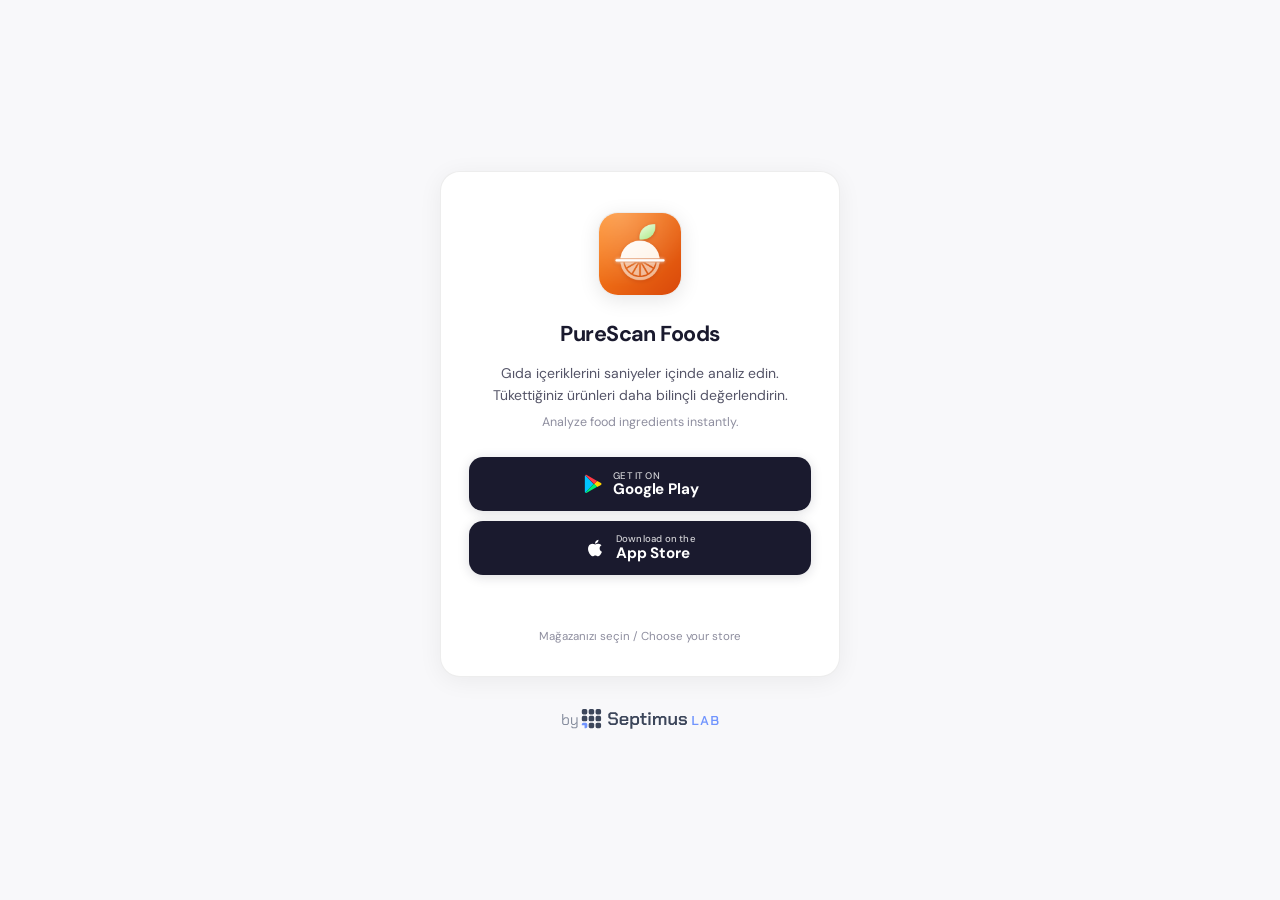
<file: index.html>
<!DOCTYPE html>
<html lang="tr">
<head>
    <meta charset="UTF-8">
    <meta name="viewport" content="width=device-width, initial-scale=1.0, maximum-scale=1.0, user-scalable=no">
    <!-- Google tag (gtag.js) -->
    <script async src="https://www.googletagmanager.com/gtag/js?id=G-QVYQBBBM6D"></script>
    <script>
      window.dataLayer = window.dataLayer || [];
      function gtag(){dataLayer.push(arguments);}
      gtag('js', new Date());
      gtag('config', 'G-QVYQBBBM6D');
    </script>
    <title>PureScan Foods - Septimus Lab</title>
    <meta name="description" content="PureScan Foods - Gıda içeriklerinizi anında analiz edin. Analyze food ingredients instantly.">
    <meta name="theme-color" content="#ffffff">
    <meta name="keywords" content="PureScan Foods, gıda tarama, içindekiler, katkı maddesi, E-kodu, alerjen, Nutri-Score, NOVA, food scanner, ingredient scanner, indir" />
    <meta name="author" content="Septimus Lab" />
    <meta name="robots" content="index, follow, max-image-preview:large" />
    <link rel="canonical" href="https://purescan-foods.septimuslab.com/" />
    <link rel="icon" type="image/x-icon" sizes="16x16 32x32 48x48" href="/favicon.ico?v=2" />
    <link rel="apple-touch-icon" sizes="180x180" href="/assets/apple-touch-icon.png?v=2" />
    <link rel="manifest" href="/site.webmanifest?v=2" />

    <!-- Open Graph -->
    <meta property="og:type" content="website" />
    <meta property="og:site_name" content="PureScan Foods" />
    <meta property="og:title" content="PureScan Foods · Gıda etiketlerini anında analiz et" />
    <meta property="og:description" content="Gıda içeriklerinizi anında analiz edin; E-kodları, katkı maddeleri, NOVA ve Nutri-Score. Analyze food ingredients instantly. iOS &amp; Android'de ücretsiz." />
    <meta property="og:url" content="https://purescan-foods.septimuslab.com/" />
    <meta property="og:image" content="https://purescan-foods.septimuslab.com/assets/og/og-tr.png" />
    <meta property="og:image:width" content="1200" />
    <meta property="og:image:height" content="630" />
    <meta property="og:image:alt" content="PureScan Foods · AI gıda ve içerik tarayıcı" />
    <meta property="og:locale" content="tr_TR" />
    <meta property="og:locale:alternate" content="en_US" />
    <meta property="og:locale:alternate" content="es_ES" />

    <!-- Twitter -->
    <meta name="twitter:card" content="summary_large_image" />
    <meta name="twitter:title" content="PureScan Foods · Gıda etiketlerini anında analiz et" />
    <meta name="twitter:description" content="Gıda içeriklerinizi anında analiz edin. Analyze food ingredients instantly." />
    <meta name="twitter:image" content="https://purescan-foods.septimuslab.com/assets/og/og-tr.png" />

    <!-- Structured data -->
    <script type="application/ld+json">
      {
        "@context": "https://schema.org",
        "@graph": [
          {
            "@type": "MobileApplication",
            "name": "PureScan Foods",
            "operatingSystem": "iOS, Android",
            "applicationCategory": "HealthApplication",
            "description": "Gıda etiketlerini tarayan; E-kodları, katkı maddeleri, NOVA ve Nutri-Score'u analiz eden yapay zeka destekli gıda içerik tarayıcısı.",
            "url": "https://purescan-foods.septimuslab.com/",
            "inLanguage": ["tr", "en", "es"],
            "image": "https://purescan-foods.septimuslab.com/assets/og/og-tr.png",
            "downloadUrl": "https://purescan-foods.septimuslab.com/",
            "sameAs": [
              "https://apps.apple.com/app/id6778348937",
              "https://play.google.com/store/apps/details?id=com.purescan.foods"
            ],
            "offers": { "@type": "Offer", "price": "0", "priceCurrency": "USD" },
            "publisher": { "@type": "Organization", "name": "Septimus Lab", "url": "https://www.septimuslab.com/" }
          },
          {
            "@type": "Organization",
            "name": "Septimus Lab",
            "url": "https://www.septimuslab.com/",
            "logo": "https://purescan-foods.septimuslab.com/assets/septimuslab/septimuslab-isaret-acik-zemin-1024.png"
          }
        ]
      }
    </script>
    <link rel="preconnect" href="https://fonts.googleapis.com">
    <link href="https://fonts.googleapis.com/css2?family=DM+Sans:wght@400;500;600;700&display=swap" rel="stylesheet">
    <style>
        *, *::before, *::after { margin: 0; padding: 0; box-sizing: border-box; }

        :root {
            --bg: #f8f8fa;
            --card: #ffffff;
            --border: rgba(0, 0, 0, 0.07);
            --text: #1a1a2e;
            --text-secondary: #555568;
            --text-dim: #8e8e9f;
            --shadow-md: 0 4px 24px rgba(0, 0, 0, 0.06);
            --shadow-icon: 0 4px 20px rgba(0, 0, 0, 0.1);
        }

        html, body { height: 100%; }

        body {
            font-family: 'DM Sans', -apple-system, BlinkMacSystemFont, sans-serif;
            background: var(--bg);
            color: var(--text);
            display: flex;
            flex-direction: column;
            align-items: center;
            justify-content: center;
            min-height: 100dvh;
            padding: 1.5rem;
            -webkit-font-smoothing: antialiased;
            -webkit-tap-highlight-color: transparent;
        }

        .card {
            width: 100%;
            max-width: 400px;
            background: var(--card);
            border: 1px solid var(--border);
            border-radius: 20px;
            padding: 2.5rem 1.75rem 2rem;
            text-align: center;
            box-shadow: var(--shadow-md);
            animation: rise 0.6s cubic-bezier(0.16, 1, 0.3, 1) both;
        }

        @keyframes rise { from { opacity: 0; transform: translateY(16px); } to { opacity: 1; transform: translateY(0); } }

        .app-icon {
            width: 84px; height: 84px; border-radius: 20px;
            border: 1px solid var(--border);
            margin: 0 auto 1.5rem;
            box-shadow: var(--shadow-icon);
            overflow: hidden; background: #fff;
        }
        .app-icon img { width: 100%; height: 100%; object-fit: cover; display: block; }

        .app-name { font-size: 1.35rem; font-weight: 700; letter-spacing: -0.025em; color: var(--text); margin-bottom: 0.85rem; }

        .desc { margin-bottom: 1.5rem; }
        .desc-tr { font-size: 0.875rem; line-height: 1.6; color: var(--text-secondary); }
        .desc-en { font-size: 0.78rem; line-height: 1.6; color: var(--text-dim); margin-top: 0.4rem; }

        /* Store buttons */
        .stores { display: flex; flex-direction: column; gap: 0.6rem; width: 100%; }

        .store-btn {
            display: flex; align-items: center; justify-content: center; gap: 0.6rem;
            width: 100%; padding: 0.8rem 1rem;
            background: #1a1a2e; color: #fff; text-decoration: none;
            border-radius: 14px; transition: all 0.2s ease;
            box-shadow: 0 2px 12px rgba(26, 26, 46, 0.15);
        }
        .store-btn:hover { transform: translateY(-1px); box-shadow: 0 4px 16px rgba(26, 26, 46, 0.22); }
        .store-btn:active { transform: translateY(0); }
        .store-btn .ico { width: 22px; height: 22px; flex-shrink: 0; display: flex; align-items: center; justify-content: center; }
        .store-btn .txt { display: flex; flex-direction: column; align-items: flex-start; line-height: 1.15; }
        .store-btn .txt .small { font-size: 0.6rem; opacity: 0.8; font-weight: 500; letter-spacing: 0.02em; }
        .store-btn .txt .big { font-size: 0.95rem; font-weight: 700; letter-spacing: -0.01em; }

        .store-btn--disabled {
            background: #ececf1; color: var(--text-dim);
            box-shadow: none; cursor: default; pointer-events: none;
        }
        .store-btn--highlight { outline: 2px solid rgba(26,26,46,0.18); outline-offset: 2px; }

        .redirect {
            display: flex; align-items: center; justify-content: center; gap: 0.45rem;
            margin-top: 1.15rem; font-size: 0.72rem; color: var(--text-dim);
            min-height: 18px;
        }
        .timer { position: relative; width: 18px; height: 18px; display: flex; align-items: center; justify-content: center; }
        .timer span { font-size: 0.62rem; font-weight: 700; color: var(--text-secondary); z-index: 1; }
        .timer svg { position: absolute; inset: 0; transform: rotate(-90deg); }
        .timer-track { fill: none; stroke: var(--border); stroke-width: 2; }
        .timer-progress { fill: none; stroke: var(--text-secondary); stroke-width: 2; stroke-linecap: round; stroke-dasharray: 44; stroke-dashoffset: 0; transition: stroke-dashoffset 1s linear; }

        .choose { margin-top: 1.1rem; font-size: 0.72rem; color: var(--text-dim); }

        .studio { margin-top: 2rem; display: flex; flex-direction: column; align-items: center; gap: 0.4rem; animation: rise 0.6s 0.1s cubic-bezier(0.16, 1, 0.3, 1) both; }
        .studio-logo { display: block; height: 20px; width: auto; opacity: 0.8; }
        .studio-text { font-size: 0.58rem; color: var(--text-dim); letter-spacing: 0.12em; text-transform: uppercase; opacity: 0.45; }

        @media (max-width: 420px) {
            body { padding: 1rem; }
            .card { padding: 2rem 1.5rem 1.75rem; border-radius: 18px; }
            .app-icon { width: 76px; height: 76px; border-radius: 18px; }
            .app-name { font-size: 1.25rem; }
        }
    </style>
</head>
<body>

    <div class="card">
        <div class="app-icon"><img src="assets/purescan.png" alt="PureScan Foods"></div>
        <h1 class="app-name">PureScan Foods</h1>
        <div class="desc">
            <p class="desc-tr">Gıda içeriklerini saniyeler içinde analiz edin.<br>Tükettiğiniz ürünleri daha bilinçli değerlendirin.</p>
            <p class="desc-en">Analyze food ingredients instantly.</p>
        </div>

        <div class="stores" id="stores"></div>

        <div class="redirect" id="redirect"></div>
        <div class="choose" id="choose"></div>
    </div>

    <div class="studio">
        <a href="https://www.septimuslab.com/" target="_blank" rel="noopener"><img src="assets/septimuslab/septimuslab-imza-acik-zemin.svg" alt="by SeptimusLab" class="studio-logo" width="164" height="21"></a>
    </div>

    <script>
        // ====== CONFIG ======
        // App Store linki yayına girince doldur: 'https://apps.apple.com/app/idXXXXXXXXXX'
        const STORE = {
            play: 'https://play.google.com/store/apps/details?id=com.purescan.foods',
            appStore: 'https://apps.apple.com/app/id6778348937'
        };
        const AUTO_REDIRECT_SECONDS = 3;

        // ====== ICONS ======
        const APPLE_ICON = '<svg viewBox="0 0 24 24" width="22" height="22" fill="currentColor"><path d="M17.05 20.28c-.98.95-2.05.8-3.08.35-1.09-.46-2.09-.48-3.24 0-1.44.62-2.2.44-3.06-.35C2.79 15.25 3.51 7.59 9.05 7.31c1.35.07 2.29.74 3.08.8 1.18-.24 2.31-.93 3.57-.84 1.51.12 2.65.72 3.4 1.8-3.12 1.87-2.38 5.98.48 7.13-.57 1.5-1.31 2.99-2.54 4.09zM12.03 7.25c-.15-2.23 1.66-4.07 3.74-4.25.29 2.58-2.34 4.5-3.74 4.25z"/></svg>';
        const PLAY_ICON = '<svg viewBox="0 0 24 24" width="22" height="22"><path fill="#00C4FF" d="M3.6 2.4c-.3.2-.5.6-.5 1.1v16.9c0 .5.2.9.5 1.1l9-9.5-9-9.6z"/><path fill="#FFD300" d="M16.6 8.6l-3.5 3.4 3.5 3.4 4.1-2.3c.8-.5.8-1.7 0-2.2l-4.1-2.3z"/><path fill="#00EE76" d="M3.6 21.5c.4.3 1 .4 1.6 0l11.4-6.5-3.5-3.4-9.5 9.9z"/><path fill="#FF3945" d="M3.6 2.4l9.5 9.6 3.5-3.4L5.2 2.1c-.6-.4-1.2-.3-1.6.3z"/></svg>';

        const t = {
            apple: { small: 'Download on the', big: 'App Store' },
            play:  { small: 'GET IT ON', big: 'Google Play' },
            soon:  { small: 'Çok yakında', big: 'App Store' }
        };

        function btn(href, iconHtml, small, big, opts) {
            opts = opts || {};
            const cls = 'store-btn' + (opts.disabled ? ' store-btn--disabled' : '') + (opts.highlight ? ' store-btn--highlight' : '');
            const tag = opts.disabled ? 'div' : 'a';
            const hrefAttr = opts.disabled ? '' : (' href="' + href + '"');
            return '<' + tag + hrefAttr + ' class="' + cls + '">' +
                '<span class="ico">' + iconHtml + '</span>' +
                '<span class="txt"><span class="small">' + small + '</span><span class="big">' + big + '</span></span>' +
                '</' + tag + '>';
        }

        // ====== DETECT ======
        const ua = navigator.userAgent || '';
        const isIOS = /iPad|iPhone|iPod/.test(ua) || (navigator.platform === 'MacIntel' && navigator.maxTouchPoints > 1);
        const isAndroid = /Android/.test(ua);
        const hasAppStore = !!STORE.appStore;

        // Arama motoru botları sayfada kalır (Googlebot akıllı telefon UA'sı "Android" içerir).
        const isBot = /bot|crawl|spider|slurp|lighthouse|mediapartners/i.test(ua);

        // Hangi mağazaya otomatik yönlendirilecek? (link yoksa null)
        let target = null;
        if (!isBot && isIOS && hasAppStore) target = STORE.appStore;
        else if (!isBot && isAndroid && STORE.play) target = STORE.play;

        // ====== RENDER BUTTONS ======
        const appleBtn = hasAppStore
            ? btn(STORE.appStore, APPLE_ICON, t.apple.small, t.apple.big, { highlight: isIOS })
            : btn('', APPLE_ICON, t.soon.small, t.soon.big, { disabled: true });
        const playBtn = btn(STORE.play, PLAY_ICON, t.play.small, t.play.big, { highlight: isAndroid });

        // iOS kullanıcısına önce App Store'u göster; Android'e önce Play'i
        document.getElementById('stores').innerHTML = isIOS ? (appleBtn + playBtn) : (playBtn + appleBtn);

        // ====== AUTO REDIRECT (sadece bu cihaz için geçerli mağaza varsa) ======
        const redirectEl = document.getElementById('redirect');
        const chooseEl = document.getElementById('choose');

        if (target) {
            let sec = AUTO_REDIRECT_SECONDS;
            const C = 2 * Math.PI * 7;
            redirectEl.innerHTML = '<div class="timer"><svg viewBox="0 0 18 18"><circle class="timer-track" cx="9" cy="9" r="7"/><circle class="timer-progress" id="tc" cx="9" cy="9" r="7"/></svg><span id="cnt">' + sec + '</span></div><span>Yönlendiriliyor / Redirecting...</span>';
            const circle = document.getElementById('tc');
            const cnt = document.getElementById('cnt');
            circle.style.strokeDasharray = C; circle.style.strokeDashoffset = '0';
            const tick = setInterval(function () {
                sec--; cnt.textContent = sec;
                circle.style.strokeDashoffset = C * (1 - sec / AUTO_REDIRECT_SECONDS);
                if (sec <= 0) { clearInterval(tick); window.location.href = target; }
            }, 1000);
        } else {
            // Otomatik yönlendirme yok (iOS link yok / masaüstü) -> kullanıcı seçsin
            chooseEl.textContent = isIOS
                ? 'App Store sürümü çok yakında. / Coming soon to the App Store.'
                : 'Mağazanızı seçin / Choose your store';
        }
    </script>
</body>
</html>
</file>
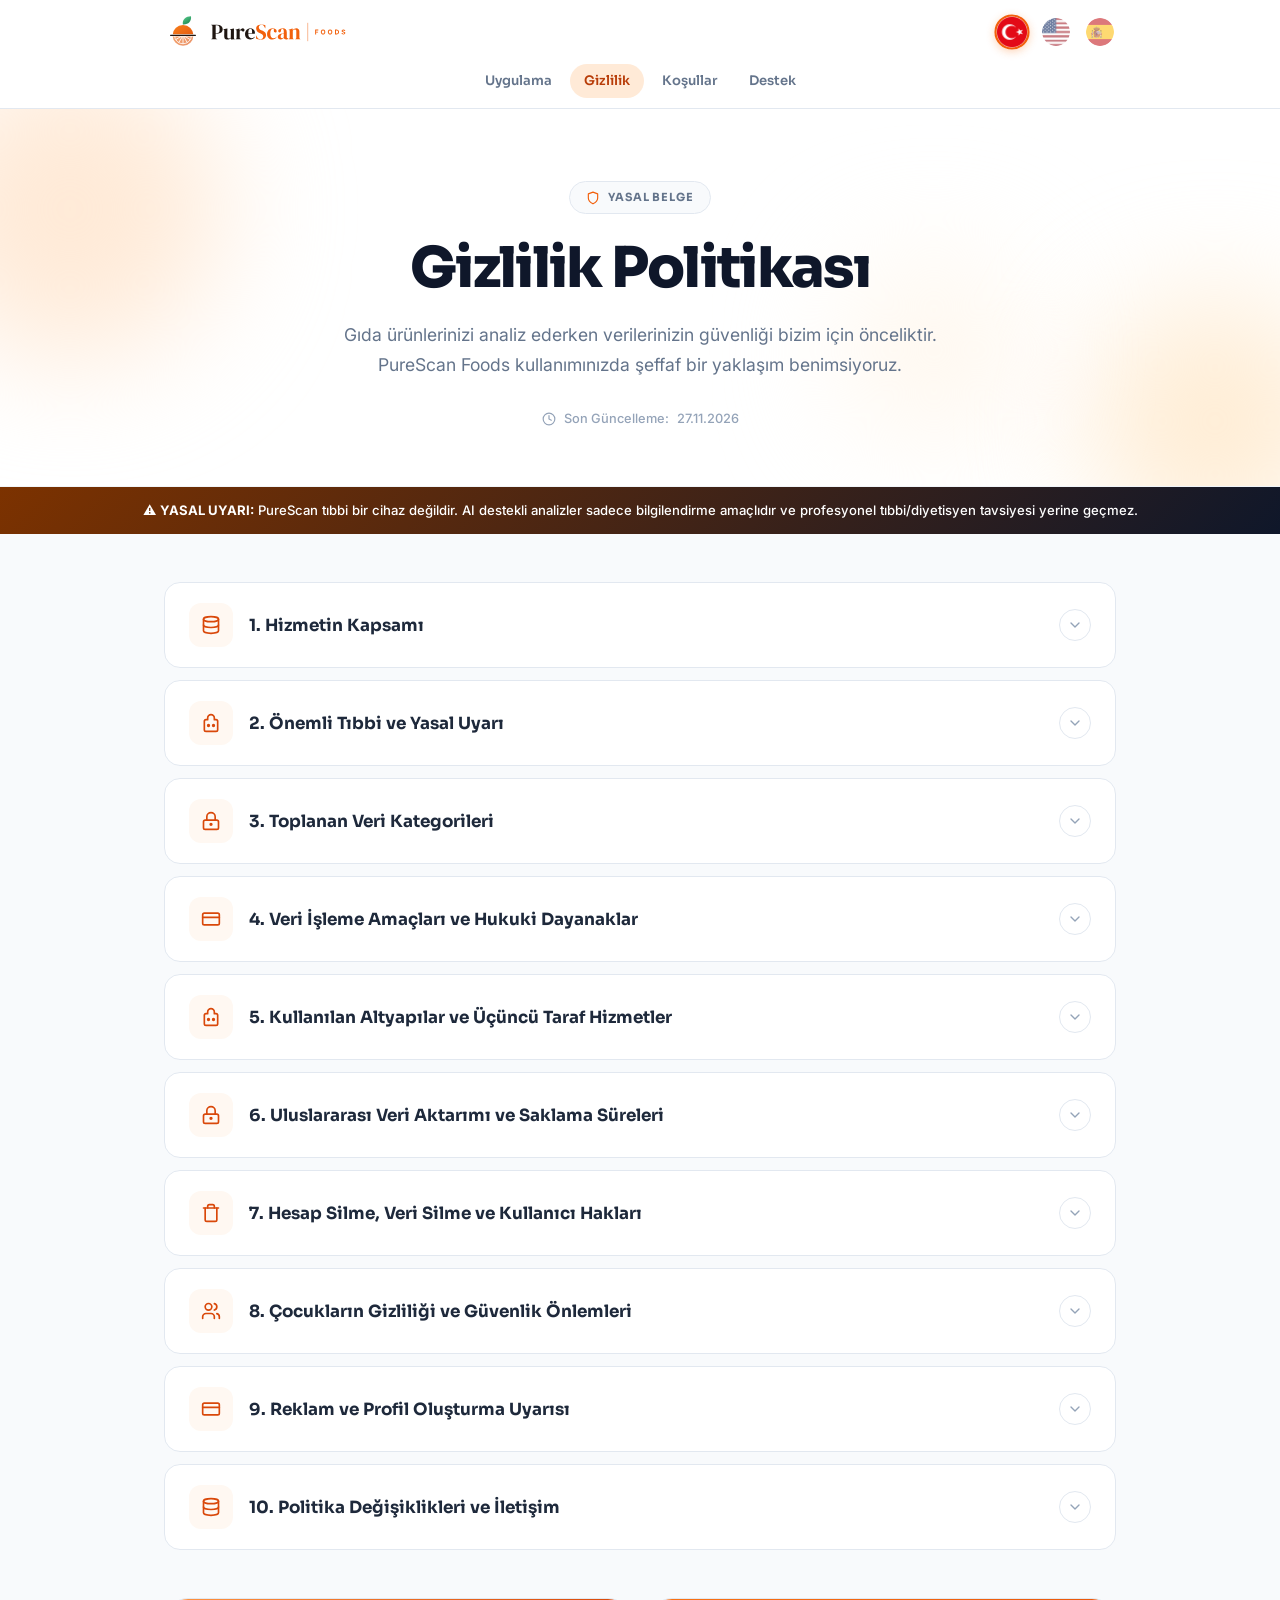
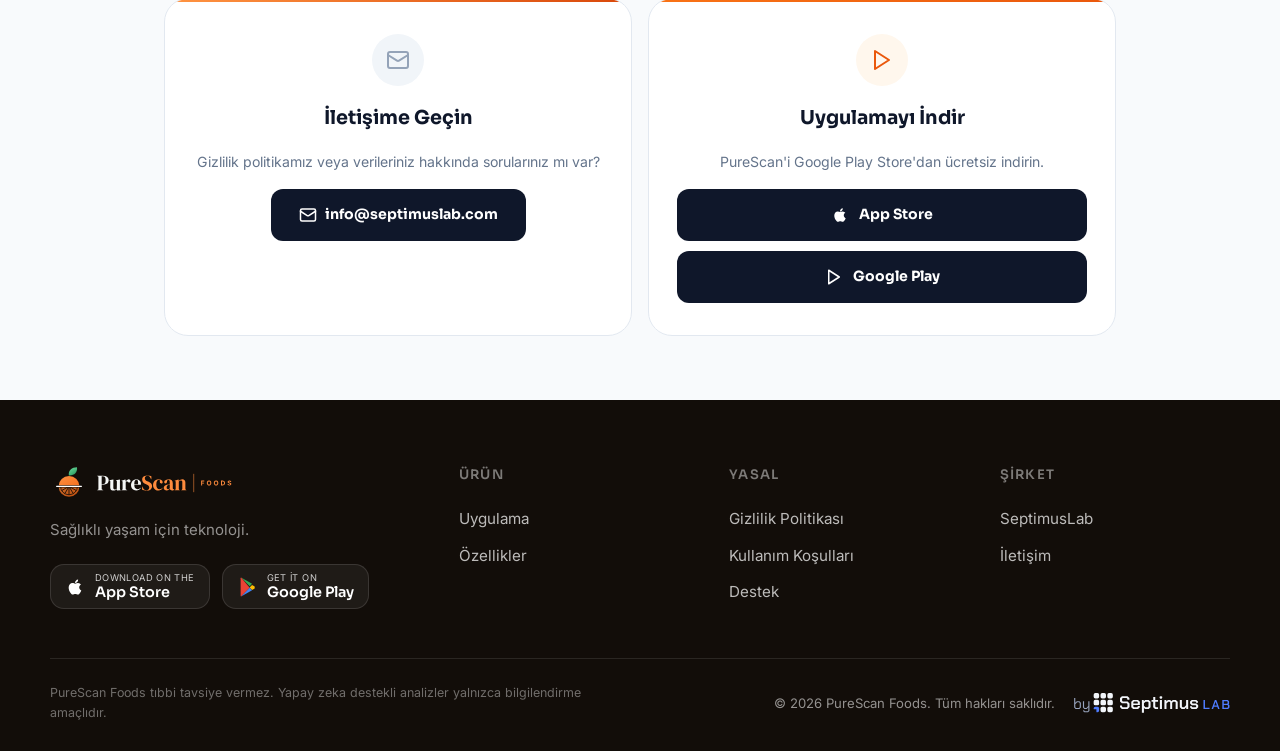
<file: privacy-policy/index.html>
<!doctype html>
<html lang="tr">
    <head>
        <meta charset="UTF-8" />
        <meta name="viewport" content="width=device-width, initial-scale=1.0" />
        <!-- Google tag (gtag.js) -->
        <script async src="https://www.googletagmanager.com/gtag/js?id=G-QVYQBBBM6D"></script>
        <script>
          window.dataLayer = window.dataLayer || [];
          function gtag(){dataLayer.push(arguments);}
          gtag('js', new Date());
          gtag('config', 'G-QVYQBBBM6D');
        </script>
        <title>PureScan Foods - Gizlilik Politikası | Privacy Policy | Política de Privacidad</title>
        <meta name="description" content="PureScan Foods uygulamasının gizlilik politikası. Privacy policy for PureScan Foods app. Política de privacidad de PureScan Foods." />
        <link rel="icon" type="image/x-icon" sizes="16x16 32x32 48x48" href="/favicon.ico?v=2" />
        <link rel="apple-touch-icon" sizes="180x180" href="/assets/apple-touch-icon.png?v=2" />
        <link rel="manifest" href="/site.webmanifest?v=2" />
        <meta name="robots" content="index, follow" />
        <link rel="canonical" href="https://purescan-foods.septimuslab.com/privacy-policy/" />
        <meta property="og:type" content="article" />
        <meta property="og:site_name" content="PureScan Foods" />
        <meta property="og:title" content="PureScan Foods · Gizlilik Politikası" />
        <meta property="og:description" content="PureScan Foods gizlilik politikası: verilerinizin nasıl işlendiğini ve korunduğunu öğrenin." />
        <meta property="og:url" content="https://purescan-foods.septimuslab.com/privacy-policy/" />
        <meta property="og:image" content="https://purescan-foods.septimuslab.com/assets/og/og-tr.png" />
        <meta property="og:image:width" content="1200" />
        <meta property="og:image:height" content="630" />
        <meta property="og:locale" content="tr_TR" />
        <meta name="twitter:card" content="summary_large_image" />
        <meta name="twitter:title" content="PureScan Foods · Gizlilik Politikası" />
        <meta name="twitter:image" content="https://purescan-foods.septimuslab.com/assets/og/og-tr.png" />
        <link rel="preconnect" href="https://fonts.googleapis.com" />
        <link rel="preconnect" href="https://fonts.gstatic.com" crossorigin />
        <link href="https://fonts.googleapis.com/css2?family=Sora:wght@500;600;700;800&family=Inter:wght@400;500;600;700&family=Caveat:wght@600;700&display=swap" rel="stylesheet" />
        <style>
            *,
            *::before,
            *::after {
                box-sizing: border-box;
                margin: 0;
                padding: 0;
            }

            :root {
                --brand-50: #fff8f2;
                --brand-100: #ffead7;
                --brand-200: #ffd0a8;
                --brand-300: #ffb070;
                --brand-400: #ff9442;
                --brand-500: #f2600c;
                --brand-600: #d9480a;
                --brand-700: #b83c08;
                --brand-800: #9a3f00;
                --brand-900: #7c3200;

                --slate-50: #f8fafc;
                --slate-100: #f1f5f9;
                --slate-200: #e2e8f0;
                --slate-300: #cbd5e1;
                --slate-400: #94a3b8;
                --slate-500: #64748b;
                --slate-600: #475569;
                --slate-700: #334155;
                --slate-800: #1e293b;
                --slate-900: #0f172a;

                --orange-50: #fff8f2;
                --orange-100: #ffead7;
                --orange-600: #e85f00;
                --orange-700: #c24e00;
                --orange-800: #9a3f00;

                --radius-sm: 8px;
                --radius-md: 12px;
                --radius-lg: 16px;
                --radius-xl: 24px;
                --radius-full: 9999px;

                --shadow-sm: 0 1px 2px rgba(0, 0, 0, 0.04);
                --shadow-md: 0 4px 12px rgba(0, 0, 0, 0.06);
                --shadow-lg: 0 8px 30px rgba(0, 0, 0, 0.08);
                --shadow-xl: 0 16px 50px rgba(0, 0, 0, 0.1);

                --font-display: "Sora", sans-serif;
                --font-body: "Inter", sans-serif;
                --font-hand: "Caveat", cursive;
            }

            html {
                scroll-behavior: smooth;
            }

            body {
                font-family: var(--font-body);
                background: var(--slate-50);
                color: var(--slate-700);
                line-height: 1.7;
                -webkit-font-smoothing: antialiased;
                -moz-osx-font-smoothing: grayscale;
            }

            ::selection {
                background: var(--brand-100);
                color: var(--brand-900);
            }

            a {
                color: inherit;
                text-decoration: none;
            }
            img {
                display: block;
                max-width: 100%;
            }

            @keyframes fadeInUp {
                from {
                    opacity: 0;
                    transform: translateY(20px);
                }
                to {
                    opacity: 1;
                    transform: translateY(0);
                }
            }
            @keyframes fadeIn {
                from {
                    opacity: 0;
                }
                to {
                    opacity: 1;
                }
            }
            @keyframes pulseGlow {
                0%,
                100% {
                    opacity: 0.4;
                }
                50% {
                    opacity: 0.7;
                }
            }

            .animate-up {
                animation: fadeInUp 0.6s ease-out both;
            }
            .animate-fade {
                animation: fadeIn 0.5s ease-out both;
            }
            .delay-1 {
                animation-delay: 0.1s;
            }
            .delay-2 {
                animation-delay: 0.2s;
            }
            .delay-3 {
                animation-delay: 0.3s;
            }

            .navbar {
                position: sticky;
                top: 0;
                z-index: 100;
                background: rgba(255, 255, 255, 0.92);
                backdrop-filter: blur(20px) saturate(180%);
                -webkit-backdrop-filter: blur(20px) saturate(180%);
                border-bottom: 1px solid var(--slate-200);
                transition: box-shadow 0.3s ease;
            }
            .navbar.scrolled {
                box-shadow: 0 1px 20px rgba(0, 0, 0, 0.06);
            }
            .navbar-inner {
                max-width: 1000px;
                margin: 0 auto;
                padding: 0 24px;
                height: 64px;
                display: flex;
                align-items: center;
                justify-content: space-between;
            }
            .brand {
                display: flex;
                align-items: center;
                gap: 12px;
                text-decoration: none;
            }
            .brand-lockup {
                height: 38px;
                width: auto;
                display: block;
            }
            .brand-logo {
                width: 40px;
                height: 40px;
                border-radius: var(--radius-md);
                object-fit: cover;
                box-shadow: var(--shadow-sm);
                transition: transform 0.3s ease;
            }
            .brand:hover .brand-logo {
                transform: scale(1.05);
            }
            .brand-text {
                display: flex;
                flex-direction: column;
            }
            .brand-name {
                font-family: var(--font-display);
                font-weight: 800;
                font-size: 1.2rem;
                color: var(--slate-900);
                letter-spacing: -0.02em;
                line-height: 1.1;
            }
            .brand-name span {
                color: var(--brand-600);
            }
            .brand-subtitle {
                font-size: 0.6rem;
                color: var(--slate-400);
                font-weight: 600;
                letter-spacing: 0.12em;
                text-transform: uppercase;
            }

            .lang-toggle {
                display: flex;
                align-items: center;
                gap: 12px;
            }
            .lang-flag {
                width: 32px;
                height: 32px;
                border-radius: 50%;
                cursor: pointer;
                opacity: 0.6;
                transition: all 0.3s ease;
                border: 2px solid transparent;
                object-fit: cover;
            }
            .lang-flag.active {
                opacity: 1;
                border-color: var(--brand-500);
                transform: scale(1.1);
                box-shadow: 0 2px 8px rgba(249, 115, 22, 0.3);
            }
            .lang-flag:hover {
                opacity: 0.9;
                transform: scale(1.05);
            }
            .nav-tabs { display: flex; justify-content: center; flex-wrap: wrap; gap: 4px; max-width: 1000px; margin: 0 auto; padding: 0 16px 10px; }
            .nav-link { font-family: var(--font-display); font-size: 0.82rem; font-weight: 600; color: var(--slate-500); padding: 6px 14px; border-radius: var(--radius-full); transition: all 0.2s ease; text-decoration: none; }
            .nav-link:hover { color: var(--brand-600); background: var(--brand-50); }
            .nav-link.active { color: var(--brand-700); background: var(--brand-100); }

            .hero {
                position: relative;
                background: white;
                border-bottom: 1px solid var(--slate-100);
                overflow: hidden;
            }
            .hero-bg {
                position: absolute;
                inset: 0;
                overflow: hidden;
                pointer-events: none;
            }
            .hero-orb {
                position: absolute;
                border-radius: 50%;
                filter: blur(60px);
                animation: pulseGlow 4s ease-in-out infinite;
            }
            .hero-orb--teal {
                width: 300px;
                height: 300px;
                background: var(--brand-100);
                top: -50px;
                left: -80px;
            }
            .hero-orb--amber {
                width: 250px;
                height: 250px;
                background: #ffedd5;
                bottom: -60px;
                right: -60px;
                animation-delay: 1.5s;
            }
            .hero-orb--pink {
                width: 180px;
                height: 180px;
                background: #fff7ed;
                top: 40%;
                right: 20%;
                animation-delay: 3s;
            }
            .hero-content {
                position: relative;
                z-index: 2;
                max-width: 900px;
                margin: 0 auto;
                padding: 72px 24px 56px;
                text-align: center;
            }
            .hero-badge {
                display: inline-flex;
                align-items: center;
                gap: 8px;
                padding: 6px 16px;
                border-radius: var(--radius-full);
                background: var(--slate-50);
                border: 1px solid var(--slate-200);
                font-family: var(--font-display);
                font-size: 0.7rem;
                font-weight: 700;
                color: var(--slate-500);
                text-transform: uppercase;
                letter-spacing: 0.08em;
                margin-bottom: 24px;
            }
            .hero-badge svg {
                color: var(--brand-500);
            }
            .hero-title {
                font-family: var(--font-display);
                font-size: clamp(2.2rem, 5vw, 3.5rem);
                font-weight: 800;
                color: var(--slate-900);
                letter-spacing: -0.03em;
                line-height: 1.1;
                margin-bottom: 20px;
            }
            .hero-desc {
                font-size: 1.1rem;
                color: var(--slate-500);
                max-width: 600px;
                margin: 0 auto 28px;
                line-height: 1.7;
            }
            .hero-meta {
                display: flex;
                align-items: center;
                justify-content: center;
                gap: 8px;
                font-size: 0.8rem;
                color: var(--slate-400);
                font-weight: 500;
            }
            .hero-meta svg {
                width: 14px;
                height: 14px;
            }

            .disclaimer {
                background: linear-gradient(135deg, var(--brand-900), var(--slate-900));
                color: white;
                padding: 14px 24px;
                text-align: center;
                font-size: 0.82rem;
                font-weight: 500;
                line-height: 1.5;
                position: relative;
                z-index: 10;
            }
            .disclaimer strong {
                font-weight: 700;
            }

            .main-content {
                max-width: 1000px;
                margin: 0 auto;
                padding: 48px 24px 64px;
            }

            .accordion-list {
                display: flex;
                flex-direction: column;
                gap: 12px;
            }
            .accordion-item {
                background: white;
                border: 1px solid var(--slate-200);
                border-radius: var(--radius-lg);
                overflow: hidden;
                transition: all 0.3s ease;
            }
            .accordion-item:hover {
                border-color: var(--brand-200);
                box-shadow: 0 2px 16px rgba(234, 88, 12, 0.06);
            }
            .accordion-item.open {
                border-color: var(--brand-300);
                box-shadow: 0 4px 24px rgba(234, 88, 12, 0.08);
            }
            .accordion-trigger {
                width: 100%;
                display: flex;
                align-items: center;
                justify-content: space-between;
                padding: 20px 24px;
                background: none;
                border: none;
                cursor: pointer;
                text-align: left;
                font-family: var(--font-body);
                transition: background 0.2s ease;
            }
            .accordion-trigger:hover {
                background: var(--slate-50);
            }
            .accordion-trigger-left {
                display: flex;
                align-items: center;
                gap: 16px;
            }
            .accordion-icon-wrap {
                width: 44px;
                height: 44px;
                border-radius: var(--radius-md);
                background: var(--brand-50);
                display: flex;
                align-items: center;
                justify-content: center;
                color: var(--brand-600);
                flex-shrink: 0;
                transition: all 0.3s ease;
            }
            .accordion-item:hover .accordion-icon-wrap,
            .accordion-item.open .accordion-icon-wrap {
                background: var(--brand-500);
                color: white;
            }
            .accordion-icon-wrap svg {
                width: 20px;
                height: 20px;
            }
            .accordion-title {
                font-family: var(--font-display);
                font-size: 1.05rem;
                font-weight: 700;
                color: var(--slate-800);
                transition: color 0.2s ease;
            }
            .accordion-item:hover .accordion-title {
                color: var(--brand-700);
            }
            .accordion-chevron {
                width: 32px;
                height: 32px;
                border-radius: var(--radius-full);
                border: 1px solid var(--slate-200);
                display: flex;
                align-items: center;
                justify-content: center;
                color: var(--slate-400);
                flex-shrink: 0;
                transition: all 0.3s ease;
            }
            .accordion-item.open .accordion-chevron {
                transform: rotate(180deg);
                border-color: var(--brand-300);
                color: var(--brand-600);
                background: var(--brand-50);
            }
            .accordion-chevron svg {
                width: 16px;
                height: 16px;
            }
            .accordion-body {
                max-height: 0;
                opacity: 0;
                overflow: hidden;
                transition:
                    max-height 0.4s ease,
                    opacity 0.3s ease;
            }
            .accordion-item.open .accordion-body {
                max-height: 800px;
                opacity: 1;
            }
            .accordion-body-inner {
                padding: 0 24px 24px 84px;
                font-size: 0.92rem;
                color: var(--slate-600);
                line-height: 1.8;
            }
            .accordion-body-inner p {
                margin-bottom: 12px;
            }
            .accordion-body-inner ul {
                list-style: none;
                padding: 0;
                display: flex;
                flex-direction: column;
                gap: 10px;
            }
            .accordion-body-inner li {
                padding-left: 20px;
                position: relative;
            }
            .accordion-body-inner li::before {
                content: "";
                position: absolute;
                left: 0;
                top: 10px;
                width: 6px;
                height: 6px;
                border-radius: 50%;
                background: var(--brand-400);
            }
            .accordion-body-inner li strong {
                color: var(--slate-800);
                font-weight: 600;
            }
            .info-box {
                background: var(--orange-50);
                border: 1px solid var(--orange-100);
                border-radius: var(--radius-md);
                padding: 16px 20px;
                margin: 12px 0;
            }
            .info-box-title {
                font-weight: 700;
                color: var(--orange-800);
                font-size: 0.88rem;
                margin-bottom: 4px;
            }
            .info-box p {
                font-size: 0.84rem;
                color: var(--orange-700);
                margin: 0;
            }
            .text-muted {
                font-size: 0.84rem;
                color: var(--slate-500);
            }

            .cta-grid {
                display: grid;
                grid-template-columns: 1fr 1fr;
                gap: 16px;
                margin-top: 48px;
            }
            @media (max-width: 600px) {
                .cta-grid {
                    grid-template-columns: 1fr;
                }
            }

            .card {
                position: relative;
                background: white;
                border: 1px solid var(--slate-200);
                border-radius: var(--radius-xl);
                overflow: hidden;
                transition: all 0.3s ease;
            }
            .card:hover {
                box-shadow: var(--shadow-lg);
                transform: translateY(-2px);
            }
            .card-accent {
                height: 3px;
                background: linear-gradient(90deg, var(--brand-400), var(--brand-600));
            }
            .card-body {
                padding: 32px 28px;
                text-align: center;
                display: flex;
                flex-direction: column;
                align-items: center;
                gap: 16px;
            }
            .card-icon {
                width: 52px;
                height: 52px;
                border-radius: var(--radius-full);
                background: var(--slate-100);
                display: flex;
                align-items: center;
                justify-content: center;
                color: var(--slate-400);
            }
            .card-icon svg {
                width: 24px;
                height: 24px;
            }
            .card-title {
                font-family: var(--font-display);
                font-size: 1.2rem;
                font-weight: 700;
                color: var(--slate-900);
            }
            .card-desc {
                font-size: 0.88rem;
                color: var(--slate-500);
                line-height: 1.6;
            }
            .btn {
                display: inline-flex;
                align-items: center;
                justify-content: center;
                gap: 8px;
                padding: 14px 28px;
                border-radius: var(--radius-md);
                font-family: var(--font-display);
                font-size: 0.88rem;
                font-weight: 700;
                border: none;
                cursor: pointer;
                transition: all 0.3s ease;
                text-decoration: none;
            }
            .btn svg {
                width: 18px;
                height: 18px;
            }
            .btn-dark {
                background: var(--slate-900);
                color: white;
            }
            .btn-dark:hover {
                background: var(--brand-600);
                box-shadow: 0 4px 20px rgba(234, 88, 12, 0.3);
                transform: translateY(-1px);
            }
            .btn-play {
                background: var(--slate-900);
                color: white;
                gap: 10px;
            }
            .btn-play:hover {
                background: var(--brand-600);
                box-shadow: 0 4px 20px rgba(234, 88, 12, 0.3);
                transform: translateY(-1px);
            }
            .store-dl { display: flex; flex-direction: column; gap: 10px; width: 100%; }
            .btn-store { width: 100%; }
            .btn-appstore { background: var(--slate-900); color: #fff; gap: 10px; }
            .btn-appstore:hover { background: var(--brand-600); box-shadow: 0 4px 20px rgba(234, 88, 12, 0.3); transform: translateY(-1px); }
            .btn-soon { background: var(--slate-200); color: var(--slate-500); cursor: default; pointer-events: none; }
            .btn-soon-tag { font-size: 0.72em; font-weight: 600; opacity: 0.75; margin-left: 6px; }

            .footer {
                border-top: 1px solid var(--slate-200);
                background: white;
                padding: 20px 24px;
            }
            .footer-inner {
                max-width: 1000px;
                margin: 0 auto;
                display: flex;
                flex-direction: column;
                align-items: center;
                gap: 10px;
            }
            .footer-brand {
                display: flex;
                align-items: center;
                gap: 10px;
            }
            .footer-brand img {
                width: auto;
                height: 20px;
                opacity: 0.85;
            }
            .footer-link {
                font-size: 0.82rem;
                font-weight: 500;
                color: var(--slate-400);
                transition: color 0.2s ease;
            }
            .footer-link:hover {
                color: var(--brand-600);
            }
            .footer-copy {
                font-size: 0.78rem;
                color: var(--slate-400);
            }

            @media (max-width: 640px) {
                .hero-content {
                    padding: 48px 20px 40px;
                }
                .hero-title {
                    font-size: 2rem;
                }
                .hero-desc {
                    font-size: 0.95rem;
                }
                .accordion-trigger {
                    padding: 16px 18px;
                }
                .accordion-body-inner {
                    padding: 0 18px 20px 18px;
                }
                .accordion-trigger-left {
                    gap: 12px;
                }
                .accordion-icon-wrap {
                    width: 38px;
                    height: 38px;
                }
                .accordion-title {
                    font-size: 0.92rem;
                }
                .card-body {
                    padding: 24px 20px;
                }
                .lang-flag {
                    width: 28px;
                    height: 28px;
                }
            }
        </style>
    </head>
    <body>
        <nav class="navbar" id="navbar">
            <div class="navbar-inner">
                <a href="https://purescan-foods.septimuslab.com" class="brand">
                    <img src="../assets/brand/lockup-h-light.svg" alt="PureScan Foods" class="brand-lockup" width="182" height="38" />
                </a>
                <div class="lang-toggle" id="lang-toggle">
                    <img src="../assets/turkey-flag-round.png" class="lang-flag active" data-lang="tr" id="btn-tr" alt="Türkçe" />
                    <img src="../assets/us-flag-round.png" class="lang-flag" data-lang="en" id="btn-en" alt="English" />
                    <img src="../assets/spain-flag-round.png" class="lang-flag" data-lang="es" id="btn-es" alt="Español" />
                </div>
            </div>
            <div class="nav-tabs" id="navTabs"></div>
        </nav>

        <header class="hero">
            <div class="hero-bg">
                <div class="hero-orb hero-orb--teal"></div>
                <div class="hero-orb hero-orb--amber"></div>
                <div class="hero-orb hero-orb--pink"></div>
            </div>
            <div class="hero-content">
                <div class="hero-badge animate-up">
                    <svg xmlns="http://www.w3.org/2000/svg" width="14" height="14" viewBox="0 0 24 24" fill="none" stroke="currentColor" stroke-width="2" stroke-linecap="round" stroke-linejoin="round"><path d="M12 22s8-4 8-10V5l-8-3-8 3v7c0 6 8 10 8 10z" /></svg>
                    <span id="hero-badge-text">Yasal Belge</span>
                </div>
                <h1 class="hero-title animate-up delay-1" id="hero-title">Gizlilik Politikası</h1>
                <p class="hero-desc animate-up delay-2" id="hero-desc">Gıda ürünlerinizi analiz ederken verilerinizin güvenliği bizim için önceliktir. PureScan Foods kullanımınızda şeffaf bir yaklaşım benimsiyoruz.</p>
                <div class="hero-meta animate-up delay-3">
                    <svg xmlns="http://www.w3.org/2000/svg" viewBox="0 0 24 24" fill="none" stroke="currentColor" stroke-width="2" stroke-linecap="round" stroke-linejoin="round">
                        <circle cx="12" cy="12" r="10" />
                        <polyline points="12 6 12 12 16 14" />
                    </svg>
                    <span id="hero-date-label">Son Güncelleme:</span> <span>27.11.2026</span>
                </div>
            </div>
        </header>

        <div class="disclaimer" id="disclaimer">⚠️ <strong>YASAL UYARI:</strong> PureScan tıbbi bir cihaz değildir. AI destekli analizler sadece bilgilendirme amaçlıdır ve profesyonel tıbbi/diyetisyen tavsiyesi yerine geçmez.</div>

        <main class="main-content">
            <div class="accordion-list" id="accordion-list"></div>

            <div class="cta-grid">
                <div class="card animate-up">
                    <div class="card-accent"></div>
                    <div class="card-body">
                        <div class="card-icon">
                            <svg xmlns="http://www.w3.org/2000/svg" viewBox="0 0 24 24" fill="none" stroke="currentColor" stroke-width="2" stroke-linecap="round" stroke-linejoin="round">
                                <rect width="20" height="16" x="2" y="4" rx="2" />
                                <path d="m22 7-8.97 5.7a1.94 1.94 0 0 1-2.06 0L2 7" />
                            </svg>
                        </div>
                        <h3 class="card-title" id="contact-title">İletişime Geçin</h3>
                        <p class="card-desc" id="contact-desc">Gizlilik politikamız veya verileriniz hakkında sorularınız mı var?</p>
                        <a href="mailto:info@septimuslab.com" class="btn btn-dark">
                            <svg xmlns="http://www.w3.org/2000/svg" viewBox="0 0 24 24" fill="none" stroke="currentColor" stroke-width="2" stroke-linecap="round" stroke-linejoin="round">
                                <rect width="20" height="16" x="2" y="4" rx="2" />
                                <path d="m22 7-8.97 5.7a1.94 1.94 0 0 1-2.06 0L2 7" />
                            </svg>
                            info@septimuslab.com
                        </a>
                    </div>
                </div>

                <div class="card animate-up delay-1">
                    <div class="card-accent" style="background: linear-gradient(90deg, #f97316, #ea580c)"></div>
                    <div class="card-body">
                        <div class="card-icon" style="background: #fff7ed; color: #ea580c">
                            <svg xmlns="http://www.w3.org/2000/svg" viewBox="0 0 24 24" fill="none" stroke="currentColor" stroke-width="2" stroke-linecap="round" stroke-linejoin="round"><polygon points="5 3 19 12 5 21 5 3" /></svg>
                        </div>
                        <h3 class="card-title" id="play-title">Uygulamayı İndir</h3>
                        <p class="card-desc" id="play-desc">PureScan'i Google Play Store'dan ücretsiz indirin.</p>
                        <div class="store-dl">
                            <a href="https://apps.apple.com/app/id6778348937" target="_blank" rel="noopener" class="btn btn-store btn-appstore">
                                <svg xmlns="http://www.w3.org/2000/svg" width="18" height="18" viewBox="0 0 24 24" fill="currentColor"><path d="M17.05 20.28c-.98.95-2.05.8-3.08.35-1.09-.46-2.09-.48-3.24 0-1.44.62-2.2.44-3.06-.35C2.79 15.25 3.51 7.59 9.05 7.31c1.35.07 2.29.74 3.08.8 1.18-.24 2.31-.93 3.57-.84 1.51.12 2.65.72 3.4 1.8-3.12 1.87-2.38 5.98.48 7.13-.57 1.5-1.31 2.99-2.54 4.09zM12.03 7.25c-.15-2.23 1.66-4.07 3.74-4.25.29 2.58-2.34 4.5-3.74 4.25z"/></svg>
                                App Store
                            </a>
                            <a href="https://play.google.com/store/apps/details?id=com.purescan.foods" target="_blank" rel="noopener" class="btn btn-store btn-play">
                                <svg xmlns="http://www.w3.org/2000/svg" width="18" height="18" viewBox="0 0 24 24" fill="none" stroke="currentColor" stroke-width="2" stroke-linecap="round" stroke-linejoin="round"><polygon points="5 3 19 12 5 21 5 3" /></svg>
                                Google Play
                            </a>
                        </div>
                    </div>
                </div>
            </div>
        </main>

        <footer class="footer">
            <div class="footer-inner">
                <div class="footer-brand">
                    <a href="https://www.septimuslab.com/" target="_blank" rel="noopener" class="footer-link" style="font-weight: 600; color: var(--slate-600)"> <img src="../assets/septimuslab/septimuslab-imza-acik-zemin.svg" alt="by SeptimusLab" width="164" height="21" /> </a>
                </div>
                <p class="footer-copy">&copy; 2026 PureScan Foods by <a href="https://www.septimuslab.com/" target="_blank" rel="noopener" style="color: var(--brand-600); font-weight: 500">SeptimusLab</a>. <span id="footer-rights">Tüm Hakları Saklıdır.</span></p>
            </div>
        </footer>

        <script>
            const icons = {
                data: '<svg xmlns="http://www.w3.org/2000/svg" viewBox="0 0 24 24" fill="none" stroke="currentColor" stroke-width="2" stroke-linecap="round" stroke-linejoin="round"><ellipse cx="12" cy="5" rx="9" ry="3"/><path d="M3 5V19A9 3 0 0 0 21 19V5"/><path d="M3 12A9 3 0 0 0 21 12"/></svg>',
                ai: '<svg xmlns="http://www.w3.org/2000/svg" viewBox="0 0 24 24" fill="none" stroke="currentColor" stroke-width="2" stroke-linecap="round" stroke-linejoin="round"><path d="M12 2a4 4 0 0 0-4 4v2H6a2 2 0 0 0-2 2v10a2 2 0 0 0 2 2h12a2 2 0 0 0 2-2V10a2 2 0 0 0-2-2h-2V6a4 4 0 0 0-4-4z"/><circle cx="9" cy="15" r="1"/><circle cx="15" cy="15" r="1"/></svg>',
                money: '<svg xmlns="http://www.w3.org/2000/svg" viewBox="0 0 24 24" fill="none" stroke="currentColor" stroke-width="2" stroke-linecap="round" stroke-linejoin="round"><rect width="20" height="14" x="2" y="5" rx="2"/><line x1="2" x2="22" y1="10" y2="10"/></svg>',
                trash: '<svg xmlns="http://www.w3.org/2000/svg" viewBox="0 0 24 24" fill="none" stroke="currentColor" stroke-width="2" stroke-linecap="round" stroke-linejoin="round"><path d="M3 6h18"/><path d="M19 6v14c0 1-1 2-2 2H7c-1 0-2-1-2-2V6"/><path d="M8 6V4c0-1 1-2 2-2h4c1 0 2 1 2 2v2"/></svg>',
                users: '<svg xmlns="http://www.w3.org/2000/svg" viewBox="0 0 24 24" fill="none" stroke="currentColor" stroke-width="2" stroke-linecap="round" stroke-linejoin="round"><path d="M16 21v-2a4 4 0 0 0-4-4H6a4 4 0 0 0-4 4v2"/><circle cx="9" cy="7" r="4"/><path d="M22 21v-2a4 4 0 0 0-3-3.87"/><path d="M16 3.13a4 4 0 0 1 0 7.75"/></svg>',
                lock: '<svg xmlns="http://www.w3.org/2000/svg" viewBox="0 0 24 24" fill="none" stroke="currentColor" stroke-width="2" stroke-linecap="round" stroke-linejoin="round"><rect width="18" height="11" x="3" y="11" rx="2" ry="2"/><path d="M7 11V7a5 5 0 0 1 10 0v4"/><circle cx="12" cy="16" r="1"/></svg>',
            };

            const i18n = {
                tr: {
                    badge: "Yasal Belge",
                    title: "Gizlilik Politikası",
                    desc: "Gıda ürünlerinizi analiz ederken verilerinizin güvenliği bizim için önceliktir. PureScan Foods kullanımınızda şeffaf bir yaklaşım benimsiyoruz.",
                    dateLabel: "Son Güncelleme:",
                    disclaimer: "⚠️ <strong>YASAL UYARI:</strong> PureScan tıbbi bir cihaz değildir. AI destekli analizler sadece bilgilendirme amaçlıdır ve profesyonel tıbbi/diyetisyen tavsiyesi yerine geçmez.",
                    contactTitle: "İletişime Geçin",
                    contactDesc: "Gizlilik politikamız veya verileriniz hakkında sorularınız mı var?",
                    playTitle: "Uygulamayı İndir",
                    playDesc: "PureScan'i Google Play Store'dan ücretsiz indirin.",
                    rights: "Tüm Hakları Saklıdır.",
                    sections: [
                        {
                            icon: "data",
                            title: "1. Hizmetin Kapsamı",
                            html: "<p>PureScan Foods, kullanıcıların ürün içeriklerini kamera ile tarayarak, galeriden görsel yükleyerek, barkod sorgulaması yaparak veya metin girerek analiz etmelerine yardımcı olan bir mobil uygulamadır.</p><p>Uygulama, yapay zeka destekli yorumlar, içerik sınıflandırmaları, olası uyarılar, kişisel profil uyumluluğu (ör. diyet/alergen tercihleri) ve benzeri bilgilendirmeler sunar.</p>",
                        },
                        {
                            icon: "ai",
                            title: "2. Önemli Tıbbi ve Yasal Uyarı",
                            html: "<p><strong>PureScan Foods tıbbi cihaz değildir.</strong> Uygulama sonuçları tıbbi teşhis, tedavi önerisi veya kişiselleştirilmiş tıbbi reçete niteliği taşımaz.</p><p>Özellikle alerjen, intolerans, kronik hastalık, gebelik, emzirme veya çocuk beslenmesi gibi hassas durumlarda ürünün fiziksel etiketini ve profesyonel sağlık uzmanı görüşünü esas almalısınız.</p><p>Yapay zeka ve harici veri tabanları nedeniyle sonuçlarda eksik/yanlış değerlendirme ihtimali bulunabilir.</p>",
                        },
                        {
                            icon: "lock",
                            title: "3. Toplanan Veri Kategorileri",
                            html: "<p><strong>3.1 Hesap ve Kimlik Verileri:</strong> E-posta adresi (kayıtlı kullanıcılar için), kullanıcı kimliği (UID), hesap türü (anonim/kayıtlı/premium).</p><p><strong>3.2 Profil ve Tercih Verileri:</strong> Beslenme tercihleri (ör. diyet türü), alerjen tercihleri, yaşam evresi/profil bilgileri, aile profilleri.</p><p><strong>3.3 İçerik Analizi İçin Yüklenen Veriler:</strong> Kamera veya galeriden sağlanan ürün/etiket görselleri, kullanıcının elle girdiği içerik metinleri, barkod numaraları.</p><p><strong>3.4 Analiz ve Geçmiş Verileri:</strong> Ürün analiz sonuçları, elde edilen puanlar, uyarılar, özetler, kullanım geçmişi.</p><p><strong>3.5 Teknik ve Operasyonel Veriler:</strong> Cihaz ID (limit yönetimi, kötüye kullanım önleme), kullanım sayaçları, hata kayıtları.</p><p><strong>3.6 Reklam ve Abonelik İlişkili Veriler:</strong> Reklam gösterimi için gerekli teknik sinyaller (ücretsiz kullanımda), satın alma/abonelik yönetimi için işlem meta verileri (premium kullanımda).</p><p><strong>3.7 Geri Bildirim Verileri:</strong> Sonuç ekranındaki \"Bu sonuçta hata mı var? Bize bildir\" seçeneğini kullanırsanız şunlar gönderilir: hesap kimliğiniz (varsa e-posta adresiniz), ürün bilgisi ve fotoğrafı, tarama sonucu, profil ayarları (diyet, alerjen ve yaşam evresi), seçtiğiniz sebep, yazdığınız not, uygulama sürümü, platform ve dil. Aile üyelerinin adları gönderilmez. Geri bildirim göndermek isteğe bağlıdır.</p>",
                        },
                        {
                            icon: "money",
                            title: "4. Veri İşleme Amaçları ve Hukuki Dayanaklar",
                            html: "<p><strong>Verileriniz şu amaçlarla işlenir:</strong></p><ul><li>Uygulama işlevlerinin sunulması (analiz, sonuç üretimi, geçmiş)</li><li>Hesap yönetimi ve oturum doğrulama</li><li>Kullanıcıya özel deneyim (profil-temelli öneriler/uyumluluk)</li><li>Kullanım limitlerinin ve plan kurallarının uygulanması</li><li>Güvenlik, suistimal önleme ve hizmet sürekliliği</li><li>Hata tespiti, bakım, kalite iyileştirme</li><li>Gönderdiğiniz geri bildirimlerin incelenmesi, hataların düzeltilmesi ve destek sağlanması</li><li>Reklam ve abonelik altyapısının çalıştırılması</li></ul><p><strong>Hukuki dayanaklar:</strong> Sözleşmenin ifası (hizmetin sunulması), meşru menfaat (güvenlik, hata yönetimi, hizmet geliştirme), açık rıza (mevzuatın gerekli gördüğü durumlarda), yasal yükümlülüklerin yerine getirilmesi.</p>",
                        },
                        {
                            icon: "ai",
                            title: "5. Kullanılan Altyapılar ve Üçüncü Taraf Hizmetler",
                            html: "<p><strong>5.1 Google Firebase Altyapısı:</strong> Firebase Auth (kullanıcı kimlik doğrulama), Firestore (profil, analiz geçmişi ve uygulama verilerinin saklanması), Cloud Functions (sunucu tarafı güvenli iş akışları), Storage (görsel yükleme/saklama).</p><p><strong>5.2 Yapay Zeka ve Analiz Servisleri:</strong> Google Gemini AI (görsel ve metin analizi için kullanılabilir).</p><p><strong>5.3 Ürün Veri Kaynağı:</strong> OpenFoodFacts (barkod tabanlı ürün bilgilerinin sağlanması).</p><p><strong>5.4 Reklam Servisi:</strong> Google AdMob (ücretsiz kullanıcı deneyiminde reklam gösterimi).</p><p><strong>5.5 Abonelik Servisi:</strong> RevenueCat (aktif olduğunda: abonelik paket yönetimi ve satın alma akışı).</p><p><strong>5.6 Apple Servisleri (iOS):</strong> Sign in with Apple (Apple ile kimlik doğrulama) ve App Store / StoreKit (iOS abonelik satın alımları ve geri yükleme) iOS sürümünde kullanılır.</p><p><strong>5.7 E-posta Servisi:</strong> GoDaddy (gönderdiğiniz geri bildirimlerin destek adresimize e-posta olarak iletilmesi).</p><p class='text-muted'>Önemli not: Ödeme kartı bilgileri uygulama tarafından doğrudan tutulmaz; ödeme süreçleri ilgili mağaza/ödeme altyapıları üzerinden yürür.</p>",
                        },
                        {
                            icon: "lock",
                            title: "6. Uluslararası Veri Aktarımı ve Saklama Süreleri",
                            html: "<p><strong>Uluslararası Veri Aktarımı:</strong> Kullandığımız bulut servisleri nedeniyle veriler, bulunduğunuz ülke dışında bulunan sunucularda işlenebilir veya saklanabilir. Bu durumda ilgili hizmet sağlayıcıların teknik/idari güvenlik önlemleri devreye alınır.</p><p><strong>Saklama Süreleri:</strong> Veriler, hizmetin sunulması için gerekli olduğu süre boyunca veya yasal yükümlülükler kapsamında gerekli süre kadar saklanır. Hesap silme talebinde ilişkili veriler, teknik/yasal zorunluluklar saklı kalmak kaydıyla makul süre içinde silinir veya anonimleştirilir.</p><p><strong>Geri Bildirimler:</strong> Gönderdiğiniz geri bildirimler (veritabanı kaydı ve destek e-postası) hesap verilerinizden ayrı saklanır. Hesap silme ve veri sıfırlama bu kayıtları otomatik olarak silmez. Silinmelerini info@septimuslab.com adresine yazarak isteyebilirsiniz.</p>",
                        },
                        {
                            icon: "trash",
                            title: "7. Hesap Silme, Veri Silme ve Kullanıcı Hakları",
                            html: "<p><strong>Kullanıcı Haklarınız:</strong> Kullanıcılar genel olarak şu haklara sahip olabilir (uygulanabilir mevzuata göre): Veriye erişim talebi, düzeltme talebi, silme talebi, işlemeye itiraz, taşınabilirlik talebi (mevzuat uygunsa), rızayı geri çekme (rıza temelli işlemlerde).</p><div class='info-box'><p class='info-box-title'>Hesap Silme:</p><p>Uygulama içindeki <strong>\"Ayarlar > Hesabımı Sil\"</strong> seçeneğini kullandığınızda, bulut veritabanımızdaki (Firestore) hesap verileriniz ve kimlik bilgileriniz kalıcı olarak silinir. \"Verileri Sıfırla\" seçeneği, hesabınızı kapatmadan bu hesaba ait profil, aile ve tarama verilerini kalıcı olarak siler.</p><p>Daha önce gönderdiğiniz geri bildirimler bu işlemlere dahil değildir. Silinmeleri için info@septimuslab.com adresine yazabilirsiniz.</p></div><p>Uygulama içindeki silme/temizleme seçenekleri ve destek e-posta kanalı üzerinden talep oluşturabilirsiniz.</p>",
                        },
                        {
                            icon: "users",
                            title: "8. Çocukların Gizliliği ve Güvenlik Önlemleri",
                            html: "<p><strong>Çocukların Gizliliği:</strong> PureScan Foods genel kullanıcı kitlesine yöneliktir ve 13 yaş altı çocuklardan bilerek kişisel veri toplama hedefi yoktur. Ebeveyn veya yasal temsilci olarak izinsiz veri işleme şüpheniz varsa bizimle iletişime geçin.</p><p><strong>Güvenlik Önlemleri:</strong> Verilerinizin korunması için makul teknik ve organizasyonel güvenlik önlemleri uygulanır: Veri aktarımında SSL/TLS şifreleme, yetkilendirme ve erişim kontrol politikaları, sunucu tarafı kural kontrolleri, izinsiz erişim girişimlerine karşı izleme ve sınırlandırma. Bununla birlikte, internet üzerinden yapılan hiçbir aktarım veya depolama sistemi %100 güvenlik garantisi veremez.</p>",
                        },
                        {
                            icon: "money",
                            title: "9. Reklam ve Profil Oluşturma Uyarısı",
                            html: "<p>Ücretsiz sürümde reklam gösterimi olabilir. Reklamlar Google AdMob aracılığıyla sunulur; AdMob, reklam sunumu ve ölçümü için cihaz tanımlayıcıları dahil bazı teknik verileri işleyebilir. Reklam kişiselleştirme tercihleri cihaz/hesap ayarlarınızdan yönetilebilir.</p><p><strong>iOS Reklam Takibi (App Tracking Transparency):</strong> iOS cihazlarda uygulama, reklam tanımlayıcınızı (IDFA) kişiselleştirilmiş reklamlar için kullanmadan önce App Tracking Transparency izni ister. İzin vermezseniz yalnızca kişiselleştirilmemiş reklamlar gösterilir ve IDFA reklam takibi amacıyla kullanılmaz. Bu tercihi istediğiniz zaman iOS Ayarlar &gt; Gizlilik ve Güvenlik &gt; İzleme bölümünden değiştirebilirsiniz.</p>",
                        },
                        {
                            icon: "data",
                            title: "10. Politika Değişiklikleri ve İletişim",
                            html: "<p>Bu politika zaman içinde güncellenebilir. Önemli değişikliklerde uygulama içi bildirim, sürüm notu veya güncel metin yayını yapılabilir. Güncel metin her zaman en son yayımlanan sürümdür.</p><p>PureScan Foods'u kullanarak bu politikada belirtilen uygulamaları okuduğunuzu ve anladığınızı kabul etmiş olursunuz. Bu metin bilgilendirme amaçlıdır ve hukuki danışmanlık yerine geçmez.</p><p><strong>İletişim:</strong> Gizlilik, veri işleme veya hak talepleriniz için <strong>info@septimuslab.com</strong></p>",
                        },
                    ],
                },
                en: {
                    badge: "Legal Document",
                    title: "Privacy Policy",
                    desc: "Your data security is our priority when analyzing food products. We maintain a transparent approach to PureScan Foods usage.",
                    dateLabel: "Last Updated:",
                    disclaimer: "⚠️ <strong>LEGAL DISCLAIMER:</strong> PureScan is not a medical device. AI-powered analyses are for informational purposes only and do not substitute professional medical/dietary advice.",
                    contactTitle: "Contact Us",
                    contactDesc: "Questions about our privacy policy or your data?",
                    playTitle: "Download App",
                    playDesc: "Download PureScan from Google Play Store for free.",
                    rights: "All Rights Reserved.",
                    sections: [
                        {
                            icon: "data",
                            title: "1. Service Scope",
                            html: "<p>PureScan Foods is a mobile application that helps users analyze product contents by scanning with camera, uploading images from gallery, querying barcodes, or entering text.</p><p>The application provides AI-supported interpretations, content classifications, possible warnings, personal profile compatibility (e.g., diet/allergen preferences) and similar information.</p>",
                        },
                        {
                            icon: "ai",
                            title: "2. Important Medical and Legal Warning",
                            html: "<p><strong>PureScan Foods is not a medical device.</strong> Application results do not constitute medical diagnosis, treatment recommendation, or personalized medical prescription.</p><p>Especially in sensitive situations such as allergens, intolerances, chronic diseases, pregnancy, breastfeeding, or child nutrition, you should rely on the physical label of the product and the opinion of a professional health expert.</p><p>Due to artificial intelligence and external databases, there may be a possibility of incomplete/incorrect evaluation in the results.</p>",
                        },
                        {
                            icon: "lock",
                            title: "3. Collected Data Categories",
                            html: "<p><strong>3.1 Account and Identity Data:</strong> Email address (for registered users), user ID (UID), account type (anonymous/registered/premium).</p><p><strong>3.2 Profile and Preference Data:</strong> Nutritional preferences (e.g., diet type), allergen preferences, life stage/profile information, family profiles.</p><p><strong>3.3 Content Analysis Data:</strong> Product/label images from camera or gallery, text content entered by user, barcode numbers.</p><p><strong>3.4 Analysis and History Data:</strong> Product analysis results, obtained scores, warnings, summaries, usage history.</p><p><strong>3.5 Technical and Operational Data:</strong> Device ID (limit management, abuse prevention), usage counters, error logs.</p><p><strong>3.6 Advertising and Subscription Data:</strong> Technical signals required for ad serving (in free use), transaction metadata for purchase/subscription management (in premium use).</p><p><strong>3.7 Feedback Data:</strong> If you use the \"Something wrong with this result? Tell us\" option on a result screen, the following is sent: your account ID (and e-mail address, if any), product details and photo, scan result, profile settings (diet, allergens and life stage), the reason you selected, your note, app version, platform and language. Family member names are not sent. Sending feedback is optional.</p>",
                        },
                        {
                            icon: "money",
                            title: "4. Data Processing Purposes and Legal Basis",
                            html: "<p><strong>Data is processed for:</strong></p><ul><li>Providing application functions (analysis, result production, history)</li><li>Account management and session authentication</li><li>Personalized user experience (profile-based recommendations/compatibility)</li><li>Enforcing usage limits and plan rules</li><li>Security, abuse prevention, and service continuity</li><li>Error detection, maintenance, quality improvement</li><li>Reviewing the feedback you send, fixing mistakes and providing support</li><li>Running advertising and subscription infrastructure</li></ul><p><strong>Legal bases:</strong> Contract performance (service provision), legitimate interest (security, error management, service development), explicit consent (where required by legislation), fulfillment of legal obligations.</p>",
                        },
                        {
                            icon: "ai",
                            title: "5. Infrastructure and Third-Party Services",
                            html: "<p><strong>5.1 Google Firebase Infrastructure:</strong> Firebase Auth (user authentication), Firestore (storage of profile, analysis history, and application data), Cloud Functions (secure server-side workflows), Storage (image upload/storage).</p><p><strong>5.2 AI and Analysis Services:</strong> Google Gemini AI (may be used for image and text analysis).</p><p><strong>5.3 Product Data Source:</strong> OpenFoodFacts (providing barcode-based product information).</p><p><strong>5.4 Advertising Service:</strong> Google AdMob (ad serving in free user experience).</p><p><strong>5.5 Subscription Service:</strong> RevenueCat (when active: subscription package management and purchase flow).</p><p><strong>5.6 Apple Services (iOS):</strong> Sign in with Apple (Apple authentication) and App Store / StoreKit (iOS subscription purchases and restore) are used in the iOS version.</p><p><strong>5.7 E-mail Service:</strong> GoDaddy (delivering the feedback you send to our support address by e-mail).</p><p class='text-muted'>Important note: Payment card information is not stored directly by the application; payment processes run through relevant store/payment infrastructures.</p>",
                        },
                        {
                            icon: "lock",
                            title: "6. International Data Transfer and Retention",
                            html: "<p><strong>International Data Transfer:</strong> Due to the cloud services we use, data may be processed or stored on servers located outside your country. In this case, technical/administrative security measures of relevant service providers are implemented.</p><p><strong>Retention Periods:</strong> Data is stored as long as necessary for the provision of the service or as long as necessary under legal obligations. Upon account deletion request, associated data is deleted or anonymized within a reasonable time, subject to technical/legal requirements.</p><p><strong>Feedback:</strong> The feedback you send (database record and support e-mail) is kept separately from your account data. Deleting your account or resetting your data does not automatically delete these records. You can ask us to delete them by writing to info@septimuslab.com.</p>",
                        },
                        {
                            icon: "trash",
                            title: "7. Account Deletion and User Rights",
                            html: "<p><strong>Your Rights:</strong> Users generally have the following rights (according to applicable legislation): Access request, rectification request, erasure request, objection to processing, data portability request (where legislation permits), withdrawal of consent (for consent-based processing).</p><div class='info-box'><p class='info-box-title'>Account Deletion:</p><p>When you use the <strong>\"Settings > Delete My Account\"</strong> option in the application, your account data and identity information in our cloud database (Firestore) is permanently deleted. The \"Reset Data\" option permanently deletes the profile, family and scan data of this account without closing the account.</p><p>Feedback you sent earlier is not included in these actions. To have it deleted, write to info@septimuslab.com.</p></div><p>You can create requests through the deletion/cleaning options in the application and the support email channel.</p>",
                        },
                        {
                            icon: "users",
                            title: "8. Children's Privacy and Security",
                            html: "<p><strong>Children's Privacy:</strong> PureScan Foods is aimed at a general user audience and does not aim to knowingly collect personal data from children under 13. If you are a parent or legal representative and suspect unauthorized data processing, please contact us.</p><p><strong>Security Measures:</strong> Reasonable technical and organizational security measures are applied to protect your data: SSL/TLS encryption in data transfer, authorization and access control policies, server-side rule checks, monitoring and limitation against unauthorized access attempts. However, no transfer or storage system over the Internet can provide 100% security guarantee.</p>",
                        },
                        {
                            icon: "money",
                            title: "9. Advertising and Profiling",
                            html: "<p>The free version may contain advertising. Ads are served through Google AdMob; AdMob may process certain technical data, including device identifiers, for ad serving and measurement. Ad personalization preferences can be managed from device/account settings.</p><p><strong>iOS Ad Tracking (App Tracking Transparency):</strong> On iOS devices, the app requests App Tracking Transparency permission before using your advertising identifier (IDFA) for personalized ads. If you do not grant permission, only non-personalized ads are shown and the IDFA is not used for ad tracking. You can change this preference at any time from iOS Settings &gt; Privacy &amp; Security &gt; Tracking.</p>",
                        },
                        {
                            icon: "data",
                            title: "10. Policy Changes and Contact",
                            html: "<p>This policy may be updated over time. Significant changes may be notified through in-app notifications, release notes, or updated text publication. The current text is always the latest published version.</p><p>By using PureScan Foods, you accept that you have read and understood the practices specified in this policy. This text is for informational purposes and does not replace legal advice.</p><p><strong>Contact:</strong> For privacy, data processing, or rights claims: <strong>info@septimuslab.com</strong></p>",
                        },
                    ],
                },
                es: {
                    badge: "Documento Legal",
                    title: "Política de Privacidad",
                    desc: "La seguridad de sus datos es nuestra prioridad al analizar productos alimenticios. Mantenemos un enfoque transparente en el uso de PureScan Foods.",
                    dateLabel: "Última Actualización:",
                    disclaimer: "⚠️ <strong>AVISO LEGAL:</strong> PureScan no es un dispositivo médico. Los análisis impulsados por IA son solo informativos y no sustituyen el asesoramiento médico/dietético profesional.",
                    contactTitle: "Contáctenos",
                    contactDesc: "¿Preguntas sobre nuestra política de privacidad o sus datos?",
                    playTitle: "Descargar App",
                    playDesc: "Descargue PureScan gratis desde Google Play Store.",
                    rights: "Todos los Derechos Reservados.",
                    sections: [
                        {
                            icon: "data",
                            title: "1. Alcance del Servicio",
                            html: "<p>PureScan Foods es una aplicación móvil que ayuda a los usuarios a analizar el contenido de los productos escaneando con la cámara, cargando imágenes desde la galería, consultando códigos de barras o introduciendo texto.</p><p>La aplicación proporciona interpretaciones basadas en IA, clasificaciones de contenido, posibles advertencias, compatibilidad de perfil personal (p. ej., preferencias de dieta/alergenos) e información similar.</p>",
                        },
                        {
                            icon: "ai",
                            title: "2. Advertencia Médica y Legal Importante",
                            html: "<p><strong>PureScan Foods no es un dispositivo médico.</strong> Los resultados de la aplicación no constituyen diagnóstico médico, recomendación de tratamiento o receta médica personalizada.</p><p>Especialmente en situaciones sensibles como alergias, intolerancias, enfermedades crónicas, embarazo, lactancia o nutrición infantil, debe basarse en la etiqueta física del producto y en la opinión de un experto en salud profesional.</p><p>Debido a la inteligencia artificial y las bases de datos externas, puede haber posibilidad de evaluaciones incompletas/incorrectas en los resultados.</p>",
                        },
                        {
                            icon: "lock",
                            title: "3. Categorías de Datos Recopilados",
                            html: "<p><strong>3.1 Datos de Cuenta e Identidad:</strong> Dirección de correo electrónico (para usuarios registrados), ID de usuario (UID), tipo de cuenta (anónimo/registrado/premium).</p><p><strong>3.2 Datos de Perfil y Preferencias:</strong> Preferencias nutricionales (p. ej., tipo de dieta), preferencias de alérgenos, información de etapa de vida/perfil, perfiles familiares.</p><p><strong>3.3 Datos para Análisis de Contenido:</strong> Imágenes de productos/etiquetas de cámara o galería, texto de contenido ingresado por el usuario, números de código de barras.</p><p><strong>3.4 Datos de Análisis e Historial:</strong> Resultados de análisis de productos, puntuaciones obtenidas, advertencias, resúmenes, historial de uso.</p><p><strong>3.5 Datos Técnicos y Operativos:</strong> ID de dispositivo (gestión de límites, prevención de abuso), contadores de uso, registros de errores.</p><p><strong>3.6 Datos de Publicidad y Suscripción:</strong> Señales técnicas necesarias para mostrar anuncios (en uso gratuito), metadatos de transacción para gestión de compra/suscripción (en uso premium).</p><p><strong>3.7 Datos de Comentarios:</strong> Si usa la opción \"¿Hay un error en este resultado? Avísanos\" en la pantalla de resultados, se envía: su ID de cuenta (y su correo electrónico, si lo hay), datos y foto del producto, resultado del escaneo, ajustes del perfil (dieta, alérgenos y etapa de vida), el motivo elegido, su nota, la versión de la aplicación, la plataforma y el idioma. No se envían los nombres de los familiares. Enviar comentarios es opcional.</p>",
                        },
                        {
                            icon: "money",
                            title: "4. Finalidades y Bases Legales",
                            html: "<p><strong>Los datos se procesan para:</strong></p><ul><li>Proporcionar funciones de la aplicación (análisis, producción de resultados, historial)</li><li>Gestión de cuentas y autenticación de sesiones</li><li>Experiencia de usuario personalizada (recomendaciones/compatibilidad basadas en perfil)</li><li>Aplicación de límites de uso y reglas del plan</li><li>Seguridad, prevención de abuso y continuidad del servicio</li><li>Detección de errores, mantenimiento, mejora de calidad</li><li>Revisión de los comentarios que envía, corrección de errores y prestación de soporte</li><li>Ejecución de infraestructura de publicidad y suscripción</li></ul><p><strong>Bases legales:</strong> Ejecución del contrato (provisión del servicio), interés legítimo (seguridad, gestión de errores, desarrollo del servicio), consentimiento explícito (donde lo requiera la legislación), cumplimiento de obligaciones legales.</p>",
                        },
                        {
                            icon: "ai",
                            title: "5. Infraestructura y Servicios de Terceros",
                            html: "<p><strong>5.1 Infraestructura Google Firebase:</strong> Firebase Auth (autenticación de usuarios), Firestore (almacenamiento de perfiles, historial de análisis y datos de la aplicación), Cloud Functions (flujos de trabajo seguros del lado del servidor), Storage (carga/almacenamiento de imágenes).</p><p><strong>5.2 Servicios de IA y Análisis:</strong> Google Gemini AI (puede usarse para análisis de imágenes y texto).</p><p><strong>5.3 Fuente de Datos de Productos:</strong> OpenFoodFacts (provisión de información de productos basada en códigos de barras).</p><p><strong>5.4 Servicio de Publicidad:</strong> Google AdMob (mostrar anuncios en la experiencia de usuario gratuita).</p><p><strong>5.5 Servicio de Suscripción:</strong> RevenueCat (cuando esté activo: gestión de paquetes de suscripción y flujo de compra).</p><p><strong>5.6 Servicios de Apple (iOS):</strong> Sign in with Apple (autenticación con Apple) y App Store / StoreKit (compras de suscripción y restauración en iOS) se utilizan en la versión iOS.</p><p><strong>5.7 Servicio de Correo:</strong> GoDaddy (envío por correo electrónico de sus comentarios a nuestra dirección de soporte).</p><p class='text-muted'>Nota importante: La información de la tarjeta de pago no es almacenada directamente por la aplicación; los procesos de pago se ejecutan a través de infraestructuras de tiendas/pago relevantes.</p>",
                        },
                        {
                            icon: "lock",
                            title: "6. Transferencia Internacional y Conservación",
                            html: "<p><strong>Transferencia Internacional de Datos:</strong> Debido a los servicios en la nube que utilizamos, los datos pueden procesarse o almacenarse en servidores ubicados fuera de su país. En este caso, se implementan las medidas de seguridad técnica/administrativa de los proveedores de servicios relevantes.</p><p><strong>Periodos de Conservación:</strong> Los datos se almacenan mientras sea necesario para la prestación del servicio o mientras sea necesario según las obligaciones legales. En caso de solicitud de eliminación de cuenta, los datos asociados se eliminan o anonimizan dentro de un tiempo razonable, sujeto a requisitos técnicos/legales.</p><p><strong>Comentarios:</strong> Los comentarios que envía (registro en la base de datos y correo de soporte) se conservan separados de los datos de su cuenta. Eliminar la cuenta o restablecer los datos no borra automáticamente estos registros. Puede pedir su eliminación escribiendo a info@septimuslab.com.</p>",
                        },
                        {
                            icon: "trash",
                            title: "7. Eliminación de Cuenta y Derechos",
                            html: "<p><strong>Sus Derechos:</strong> Los usuarios generalmente tienen los siguientes derechos (según la legislación aplicable): Solicitud de acceso, solicitud de rectificación, solicitud de eliminación, objeción al procesamiento, solicitud de portabilidad de datos (donde la legislación lo permita), retirada del consentimiento (para procesamiento basado en consentimiento).</p><div class='info-box'><p class='info-box-title'>Eliminación de Cuenta:</p><p>Cuando utiliza la opción <strong>\"Configuración > Eliminar Mi Cuenta\"</strong> en la aplicación, los datos de su cuenta e información de identidad en nuestra base de datos en la nube (Firestore) se eliminan permanentemente. La opción \"Restablecer Datos\" elimina permanentemente los datos de perfil, familia y escaneos de esta cuenta sin cerrarla.</p><p>Los comentarios enviados anteriormente no se incluyen en estas acciones. Para eliminarlos, escriba a info@septimuslab.com.</p></div><p>Puede crear solicitudes a través de las opciones de eliminación/limpieza en la aplicación y el canal de correo electrónico de soporte.</p>",
                        },
                        {
                            icon: "users",
                            title: "8. Privacidad de los Niños y Seguridad",
                            html: "<p><strong>Privacidad de los Niños:</strong> PureScan Foods está dirigido a una audiencia de usuarios general y no tiene como objetivo recopilar conscientemente datos personales de niños menores de 13 años. Si es padre o representante legal y sospecha de procesamiento de datos no autorizado, por favor contáctenos.</p><p><strong>Medidas de Seguridad:</strong> Se aplican medidas de seguridad técnica y organizativa razonables para proteger sus datos: Cifrado SSL/TLS en la transferencia de datos, políticas de autorización y control de acceso, verificaciones de reglas del lado del servidor, monitoreo y limitación contra intentos de acceso no autorizado. Sin embargo, ningún sistema de transferencia o almacenamiento a través de Internet puede proporcionar una garantía de seguridad del 100%.</p>",
                        },
                        {
                            icon: "money",
                            title: "9. Publicidad y Perfiles",
                            html: "<p>La versión gratuita puede contener publicidad. Los anuncios se muestran a través de Google AdMob; AdMob puede procesar ciertos datos técnicos, incluidos identificadores del dispositivo, para mostrar y medir anuncios. Las preferencias de personalización de anuncios pueden gestionarse desde la configuración del dispositivo/cuenta.</p><p><strong>Seguimiento de Anuncios en iOS (App Tracking Transparency):</strong> En dispositivos iOS, la aplicación solicita permiso de App Tracking Transparency antes de usar su identificador de publicidad (IDFA) para anuncios personalizados. Si no concede el permiso, solo se muestran anuncios no personalizados y el IDFA no se usa para seguimiento publicitario. Puede cambiar esta preferencia en cualquier momento desde Ajustes de iOS &gt; Privacidad y Seguridad &gt; Rastreo.</p>",
                        },
                        {
                            icon: "data",
                            title: "10. Cambios de Política y Contacto",
                            html: "<p>Esta política puede actualizarse con el tiempo. Los cambios significativos pueden notificarse a través de notificaciones en la aplicación, notas de la versión o publicación de texto actualizado. El texto actual es siempre la última versión publicada.</p><p>Al usar PureScan Foods, acepta que ha leído y comprendido las prácticas especificadas en esta política. Este texto es solo informativo y no sustituye el asesoramiento legal.</p><p><strong>Contacto:</strong> Para privacidad, procesamiento de datos o reclamos de derechos: <strong>info@septimuslab.com</strong></p>",
                        },
                    ],
                },
            };

            let currentLang = "tr";
            let openIndex = null;

            function render(lang) {
                const d = i18n[lang];

                document.getElementById("hero-badge-text").textContent = d.badge;
                document.getElementById("hero-title").textContent = d.title;
                document.getElementById("hero-desc").textContent = d.desc;
                document.getElementById("hero-date-label").textContent = d.dateLabel;

                document.getElementById("disclaimer").innerHTML = d.disclaimer;

                document.getElementById("contact-title").textContent = d.contactTitle;
                document.getElementById("contact-desc").textContent = d.contactDesc;
                document.getElementById("play-title").textContent = d.playTitle;
                document.getElementById("play-desc").textContent = d.playDesc;

                document.getElementById("footer-rights").textContent = d.rights;

                const list = document.getElementById("accordion-list");
                list.innerHTML = "";

                d.sections.forEach(function (section, i) {
                    var item = document.createElement("div");
                    item.className = "accordion-item animate-up";
                    item.style.animationDelay = i * 0.08 + "s";
                    if (openIndex === i) item.classList.add("open");

                    item.innerHTML =
                        '<button class="accordion-trigger" data-index="' +
                        i +
                        '">' +
                        '<div class="accordion-trigger-left">' +
                        '<div class="accordion-icon-wrap">' +
                        (icons[section.icon] || icons.data) +
                        "</div>" +
                        '<span class="accordion-title">' +
                        section.title +
                        "</span>" +
                        "</div>" +
                        '<div class="accordion-chevron">' +
                        '<svg xmlns="http://www.w3.org/2000/svg" viewBox="0 0 24 24" fill="none" stroke="currentColor" stroke-width="2" stroke-linecap="round" stroke-linejoin="round"><polyline points="6 9 12 15 18 9"/></svg>' +
                        "</div>" +
                        "</button>" +
                        '<div class="accordion-body">' +
                        '<div class="accordion-body-inner">' +
                        section.html +
                        "</div>" +
                        "</div>";

                    list.appendChild(item);
                });

                document.querySelectorAll(".accordion-trigger").forEach(function (btn) {
                    btn.addEventListener("click", function () {
                        var idx = parseInt(this.getAttribute("data-index"));
                        toggleAccordion(idx);
                    });
                });
            }

            function toggleAccordion(idx) {
                var items = document.querySelectorAll(".accordion-item");
                items.forEach(function (item, i) {
                    if (i === idx) {
                        item.classList.toggle("open");
                        openIndex = item.classList.contains("open") ? idx : null;
                    } else {
                        item.classList.remove("open");
                    }
                });
            }

            const btnTr = document.getElementById("btn-tr");
            const btnEn = document.getElementById("btn-en");
            const btnEs = document.getElementById("btn-es");

            function switchLang(lang) {
                currentLang = lang;
                openIndex = null;

                btnTr.classList.toggle("active", lang === "tr");
                btnEn.classList.toggle("active", lang === "en");
                btnEs.classList.toggle("active", lang === "es");

                document.documentElement.lang = lang;
                if (window.renderNav) renderNav(lang);

                const main = document.querySelector(".main-content");
                const hero = document.querySelector(".hero");
                main.style.opacity = "0";
                hero.style.opacity = "0";
                main.style.transition = "opacity 0.2s ease";
                hero.style.transition = "opacity 0.2s ease";

                setTimeout(function () {
                    render(lang);
                    main.style.opacity = "1";
                    hero.style.opacity = "1";
                }, 200);
            }

            btnTr.addEventListener("click", function () {
                switchLang("tr");
            });
            btnEn.addEventListener("click", function () {
                switchLang("en");
            });
            btnEs.addEventListener("click", function () {
                switchLang("es");
            });

            window.addEventListener("scroll", function () {
                document.getElementById("navbar").classList.toggle("scrolled", window.scrollY > 10);
            });

            const NAV_LABELS = {
                tr: { app: "Uygulama", privacy: "Gizlilik", terms: "Koşullar", support: "Destek" },
                en: { app: "App", privacy: "Privacy", terms: "Terms", support: "Support" },
                es: { app: "App", privacy: "Privacidad", terms: "Términos", support: "Soporte" }
            };
            const NAV_LINKS = [
                { key: "app", href: "/marketing/" },
                { key: "privacy", href: "/privacy-policy/" },
                { key: "terms", href: "/terms/" },
                { key: "support", href: "/support/" }
            ];
            const NAV_ACTIVE = "privacy";
            function renderNav(lang) {
                const L = NAV_LABELS[lang] || NAV_LABELS.en;
                const el = document.getElementById("navTabs");
                if (!el) return;
                el.innerHTML = NAV_LINKS.map(function (l) {
                    return '<a href="' + l.href + '" class="nav-link' + (l.key === NAV_ACTIVE ? " active" : "") + '">' + L[l.key] + "</a>";
                }).join("");
            }
            window.renderNav = renderNav;
            renderNav("tr");

            render("tr");
        </script>
        <script src="../assets/site-footer.js"></script>
    </body>
</html>
</file>
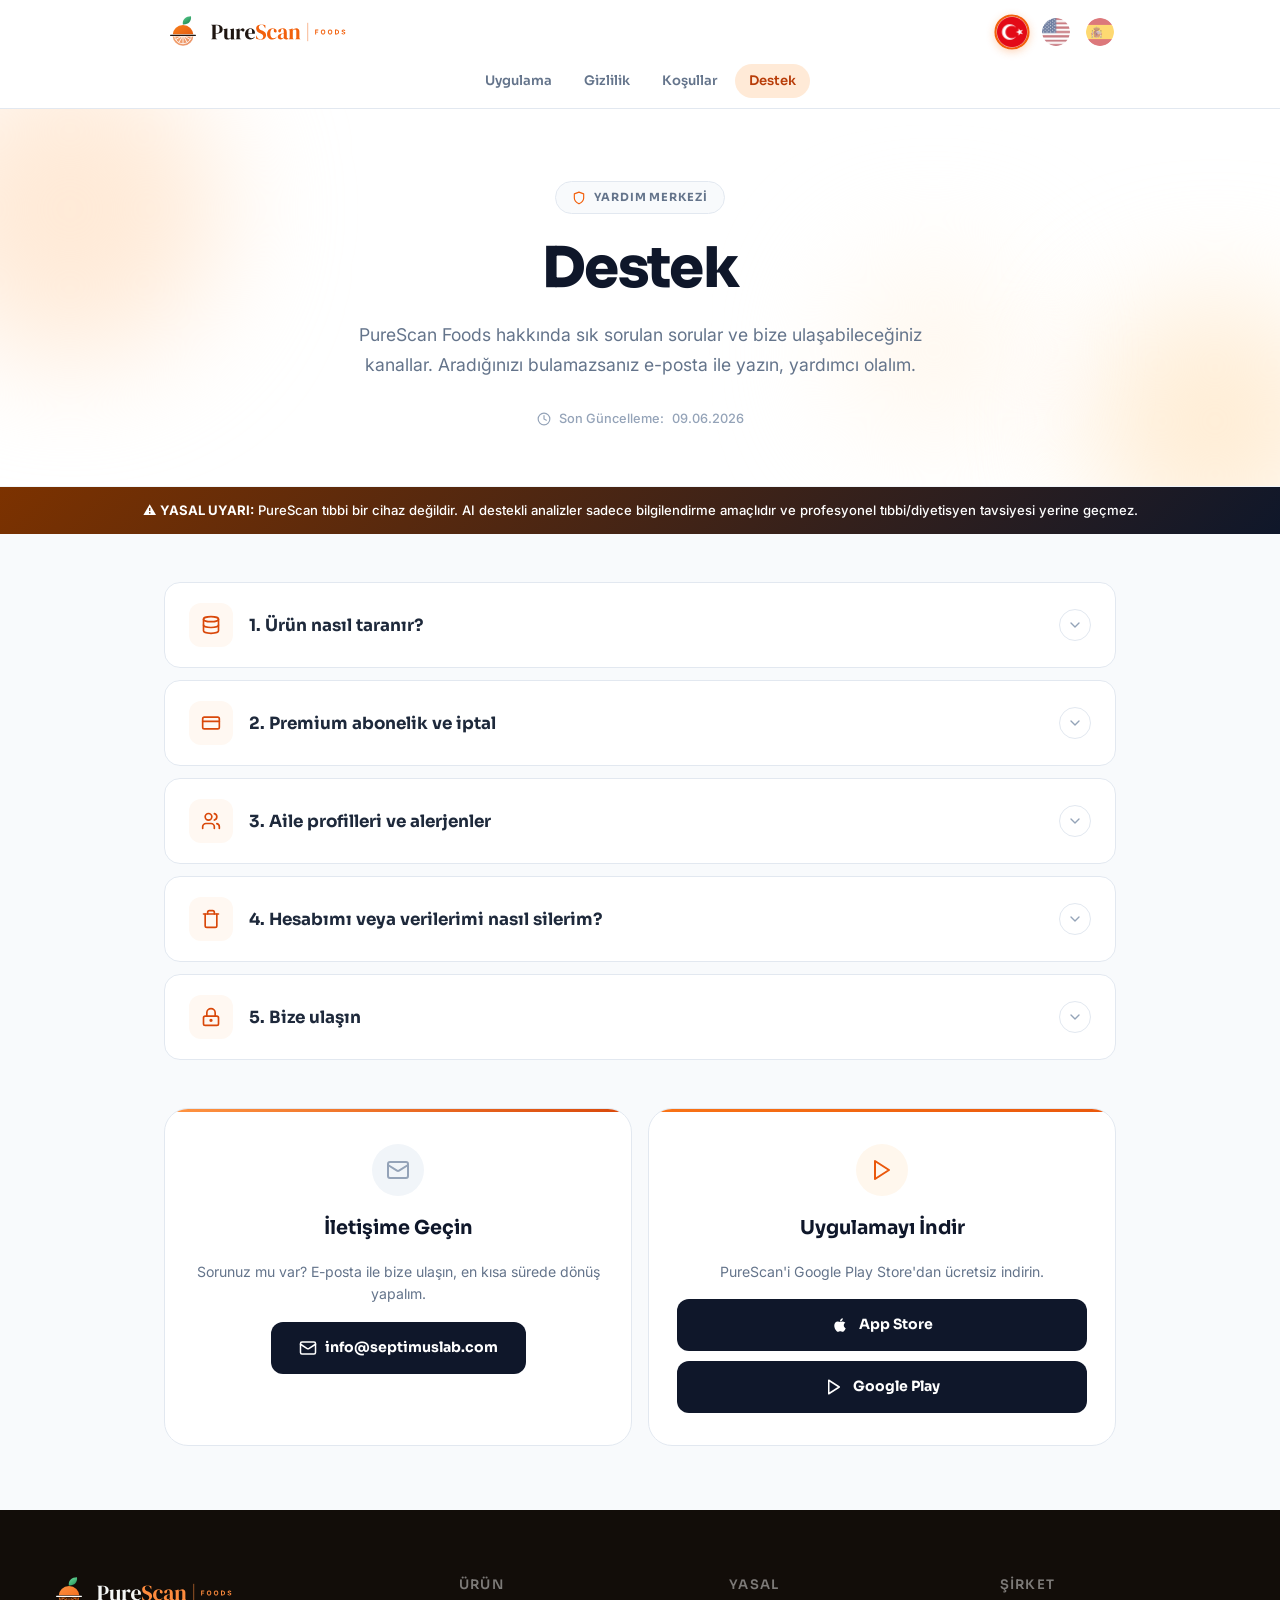
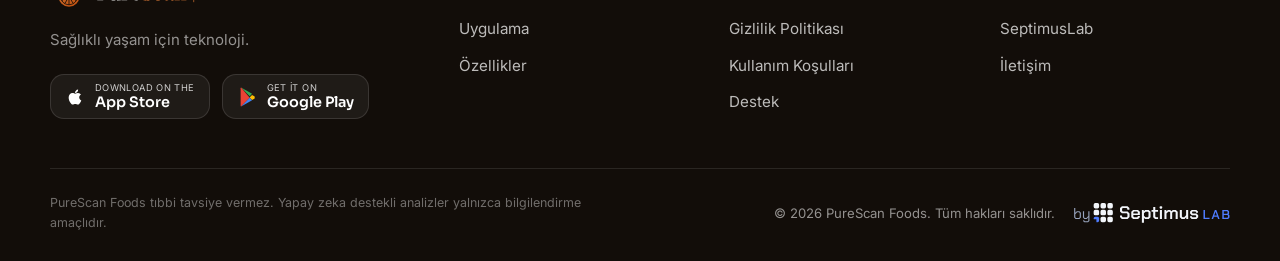
<file: support/index.html>
<!doctype html>
<html lang="tr">
    <head>
        <meta charset="UTF-8" />
        <meta name="viewport" content="width=device-width, initial-scale=1.0" />
        <!-- Google tag (gtag.js) -->
        <script async src="https://www.googletagmanager.com/gtag/js?id=G-QVYQBBBM6D"></script>
        <script>
          window.dataLayer = window.dataLayer || [];
          function gtag(){dataLayer.push(arguments);}
          gtag('js', new Date());
          gtag('config', 'G-QVYQBBBM6D');
        </script>
        <title>PureScan Foods - Destek | Support | Soporte</title>
        <meta name="description" content="PureScan Foods destek ve sık sorulan sorular. PureScan Foods support and FAQ. Soporte y preguntas frecuentes de PureScan Foods." />
        <link rel="icon" type="image/x-icon" sizes="16x16 32x32 48x48" href="/favicon.ico?v=2" />
        <link rel="apple-touch-icon" sizes="180x180" href="/assets/apple-touch-icon.png?v=2" />
        <link rel="manifest" href="/site.webmanifest?v=2" />
        <meta name="robots" content="index, follow" />
        <link rel="canonical" href="https://purescan-foods.septimuslab.com/support/" />
        <meta property="og:type" content="article" />
        <meta property="og:site_name" content="PureScan Foods" />
        <meta property="og:title" content="PureScan Foods · Destek & SSS" />
        <meta property="og:description" content="PureScan Foods destek ve sık sorulan sorular. info@septimuslab.com üzerinden bize ulaşın." />
        <meta property="og:url" content="https://purescan-foods.septimuslab.com/support/" />
        <meta property="og:image" content="https://purescan-foods.septimuslab.com/assets/og/og-tr.png" />
        <meta property="og:image:width" content="1200" />
        <meta property="og:image:height" content="630" />
        <meta property="og:locale" content="tr_TR" />
        <meta name="twitter:card" content="summary_large_image" />
        <meta name="twitter:title" content="PureScan Foods · Destek & SSS" />
        <meta name="twitter:image" content="https://purescan-foods.septimuslab.com/assets/og/og-tr.png" />
        <link rel="preconnect" href="https://fonts.googleapis.com" />
        <link rel="preconnect" href="https://fonts.gstatic.com" crossorigin />
        <link href="https://fonts.googleapis.com/css2?family=Sora:wght@500;600;700;800&family=Inter:wght@400;500;600;700&family=Caveat:wght@600;700&display=swap" rel="stylesheet" />
        <style>
            *,
            *::before,
            *::after {
                box-sizing: border-box;
                margin: 0;
                padding: 0;
            }

            :root {
                --brand-50: #fff8f2;
                --brand-100: #ffead7;
                --brand-200: #ffd0a8;
                --brand-300: #ffb070;
                --brand-400: #ff9442;
                --brand-500: #f2600c;
                --brand-600: #d9480a;
                --brand-700: #b83c08;
                --brand-800: #9a3f00;
                --brand-900: #7c3200;

                --slate-50: #f8fafc;
                --slate-100: #f1f5f9;
                --slate-200: #e2e8f0;
                --slate-300: #cbd5e1;
                --slate-400: #94a3b8;
                --slate-500: #64748b;
                --slate-600: #475569;
                --slate-700: #334155;
                --slate-800: #1e293b;
                --slate-900: #0f172a;

                --orange-50: #fff8f2;
                --orange-100: #ffead7;
                --orange-600: #e85f00;
                --orange-700: #c24e00;
                --orange-800: #9a3f00;

                --radius-sm: 8px;
                --radius-md: 12px;
                --radius-lg: 16px;
                --radius-xl: 24px;
                --radius-full: 9999px;

                --shadow-sm: 0 1px 2px rgba(0, 0, 0, 0.04);
                --shadow-md: 0 4px 12px rgba(0, 0, 0, 0.06);
                --shadow-lg: 0 8px 30px rgba(0, 0, 0, 0.08);
                --shadow-xl: 0 16px 50px rgba(0, 0, 0, 0.1);

                --font-display: "Sora", sans-serif;
                --font-body: "Inter", sans-serif;
                --font-hand: "Caveat", cursive;
            }

            html {
                scroll-behavior: smooth;
            }

            body {
                font-family: var(--font-body);
                background: var(--slate-50);
                color: var(--slate-700);
                line-height: 1.7;
                -webkit-font-smoothing: antialiased;
                -moz-osx-font-smoothing: grayscale;
            }

            ::selection {
                background: var(--brand-100);
                color: var(--brand-900);
            }

            a {
                color: inherit;
                text-decoration: none;
            }
            img {
                display: block;
                max-width: 100%;
            }

            @keyframes fadeInUp {
                from {
                    opacity: 0;
                    transform: translateY(20px);
                }
                to {
                    opacity: 1;
                    transform: translateY(0);
                }
            }
            @keyframes fadeIn {
                from {
                    opacity: 0;
                }
                to {
                    opacity: 1;
                }
            }
            @keyframes pulseGlow {
                0%,
                100% {
                    opacity: 0.4;
                }
                50% {
                    opacity: 0.7;
                }
            }

            .animate-up {
                animation: fadeInUp 0.6s ease-out both;
            }
            .animate-fade {
                animation: fadeIn 0.5s ease-out both;
            }
            .delay-1 {
                animation-delay: 0.1s;
            }
            .delay-2 {
                animation-delay: 0.2s;
            }
            .delay-3 {
                animation-delay: 0.3s;
            }

            .navbar {
                position: sticky;
                top: 0;
                z-index: 100;
                background: rgba(255, 255, 255, 0.92);
                backdrop-filter: blur(20px) saturate(180%);
                -webkit-backdrop-filter: blur(20px) saturate(180%);
                border-bottom: 1px solid var(--slate-200);
                transition: box-shadow 0.3s ease;
            }
            .navbar.scrolled {
                box-shadow: 0 1px 20px rgba(0, 0, 0, 0.06);
            }
            .navbar-inner {
                max-width: 1000px;
                margin: 0 auto;
                padding: 0 24px;
                height: 64px;
                display: flex;
                align-items: center;
                justify-content: space-between;
            }
            .brand {
                display: flex;
                align-items: center;
                gap: 12px;
                text-decoration: none;
            }
            .brand-lockup {
                height: 38px;
                width: auto;
                display: block;
            }
            .brand-logo {
                width: 40px;
                height: 40px;
                border-radius: var(--radius-md);
                object-fit: cover;
                box-shadow: var(--shadow-sm);
                transition: transform 0.3s ease;
            }
            .brand:hover .brand-logo {
                transform: scale(1.05);
            }
            .brand-text {
                display: flex;
                flex-direction: column;
            }
            .brand-name {
                font-family: var(--font-display);
                font-weight: 800;
                font-size: 1.2rem;
                color: var(--slate-900);
                letter-spacing: -0.02em;
                line-height: 1.1;
            }
            .brand-name span {
                color: var(--brand-600);
            }
            .brand-subtitle {
                font-size: 0.6rem;
                color: var(--slate-400);
                font-weight: 600;
                letter-spacing: 0.12em;
                text-transform: uppercase;
            }

            .lang-toggle {
                display: flex;
                align-items: center;
                gap: 12px;
            }
            .lang-flag {
                width: 32px;
                height: 32px;
                border-radius: 50%;
                cursor: pointer;
                opacity: 0.6;
                transition: all 0.3s ease;
                border: 2px solid transparent;
                object-fit: cover;
            }
            .lang-flag.active {
                opacity: 1;
                border-color: var(--brand-500);
                transform: scale(1.1);
                box-shadow: 0 2px 8px rgba(249, 115, 22, 0.3);
            }
            .lang-flag:hover {
                opacity: 0.9;
                transform: scale(1.05);
            }
            .nav-tabs { display: flex; justify-content: center; flex-wrap: wrap; gap: 4px; max-width: 1000px; margin: 0 auto; padding: 0 16px 10px; }
            .nav-link { font-family: var(--font-display); font-size: 0.82rem; font-weight: 600; color: var(--slate-500); padding: 6px 14px; border-radius: var(--radius-full); transition: all 0.2s ease; text-decoration: none; }
            .nav-link:hover { color: var(--brand-600); background: var(--brand-50); }
            .nav-link.active { color: var(--brand-700); background: var(--brand-100); }

            .hero {
                position: relative;
                background: white;
                border-bottom: 1px solid var(--slate-100);
                overflow: hidden;
            }
            .hero-bg {
                position: absolute;
                inset: 0;
                overflow: hidden;
                pointer-events: none;
            }
            .hero-orb {
                position: absolute;
                border-radius: 50%;
                filter: blur(60px);
                animation: pulseGlow 4s ease-in-out infinite;
            }
            .hero-orb--teal {
                width: 300px;
                height: 300px;
                background: var(--brand-100);
                top: -50px;
                left: -80px;
            }
            .hero-orb--amber {
                width: 250px;
                height: 250px;
                background: #ffedd5;
                bottom: -60px;
                right: -60px;
                animation-delay: 1.5s;
            }
            .hero-orb--pink {
                width: 180px;
                height: 180px;
                background: #fff7ed;
                top: 40%;
                right: 20%;
                animation-delay: 3s;
            }
            .hero-content {
                position: relative;
                z-index: 2;
                max-width: 900px;
                margin: 0 auto;
                padding: 72px 24px 56px;
                text-align: center;
            }
            .hero-badge {
                display: inline-flex;
                align-items: center;
                gap: 8px;
                padding: 6px 16px;
                border-radius: var(--radius-full);
                background: var(--slate-50);
                border: 1px solid var(--slate-200);
                font-family: var(--font-display);
                font-size: 0.7rem;
                font-weight: 700;
                color: var(--slate-500);
                text-transform: uppercase;
                letter-spacing: 0.08em;
                margin-bottom: 24px;
            }
            .hero-badge svg {
                color: var(--brand-500);
            }
            .hero-title {
                font-family: var(--font-display);
                font-size: clamp(2.2rem, 5vw, 3.5rem);
                font-weight: 800;
                color: var(--slate-900);
                letter-spacing: -0.03em;
                line-height: 1.1;
                margin-bottom: 20px;
            }
            .hero-desc {
                font-size: 1.1rem;
                color: var(--slate-500);
                max-width: 600px;
                margin: 0 auto 28px;
                line-height: 1.7;
            }
            .hero-meta {
                display: flex;
                align-items: center;
                justify-content: center;
                gap: 8px;
                font-size: 0.8rem;
                color: var(--slate-400);
                font-weight: 500;
            }
            .hero-meta svg {
                width: 14px;
                height: 14px;
            }

            .disclaimer {
                background: linear-gradient(135deg, var(--brand-900), var(--slate-900));
                color: white;
                padding: 14px 24px;
                text-align: center;
                font-size: 0.82rem;
                font-weight: 500;
                line-height: 1.5;
                position: relative;
                z-index: 10;
            }
            .disclaimer strong {
                font-weight: 700;
            }

            .main-content {
                max-width: 1000px;
                margin: 0 auto;
                padding: 48px 24px 64px;
            }

            .accordion-list {
                display: flex;
                flex-direction: column;
                gap: 12px;
            }
            .accordion-item {
                background: white;
                border: 1px solid var(--slate-200);
                border-radius: var(--radius-lg);
                overflow: hidden;
                transition: all 0.3s ease;
            }
            .accordion-item:hover {
                border-color: var(--brand-200);
                box-shadow: 0 2px 16px rgba(234, 88, 12, 0.06);
            }
            .accordion-item.open {
                border-color: var(--brand-300);
                box-shadow: 0 4px 24px rgba(234, 88, 12, 0.08);
            }
            .accordion-trigger {
                width: 100%;
                display: flex;
                align-items: center;
                justify-content: space-between;
                padding: 20px 24px;
                background: none;
                border: none;
                cursor: pointer;
                text-align: left;
                font-family: var(--font-body);
                transition: background 0.2s ease;
            }
            .accordion-trigger:hover {
                background: var(--slate-50);
            }
            .accordion-trigger-left {
                display: flex;
                align-items: center;
                gap: 16px;
            }
            .accordion-icon-wrap {
                width: 44px;
                height: 44px;
                border-radius: var(--radius-md);
                background: var(--brand-50);
                display: flex;
                align-items: center;
                justify-content: center;
                color: var(--brand-600);
                flex-shrink: 0;
                transition: all 0.3s ease;
            }
            .accordion-item:hover .accordion-icon-wrap,
            .accordion-item.open .accordion-icon-wrap {
                background: var(--brand-500);
                color: white;
            }
            .accordion-icon-wrap svg {
                width: 20px;
                height: 20px;
            }
            .accordion-title {
                font-family: var(--font-display);
                font-size: 1.05rem;
                font-weight: 700;
                color: var(--slate-800);
                transition: color 0.2s ease;
            }
            .accordion-item:hover .accordion-title {
                color: var(--brand-700);
            }
            .accordion-chevron {
                width: 32px;
                height: 32px;
                border-radius: var(--radius-full);
                border: 1px solid var(--slate-200);
                display: flex;
                align-items: center;
                justify-content: center;
                color: var(--slate-400);
                flex-shrink: 0;
                transition: all 0.3s ease;
            }
            .accordion-item.open .accordion-chevron {
                transform: rotate(180deg);
                border-color: var(--brand-300);
                color: var(--brand-600);
                background: var(--brand-50);
            }
            .accordion-chevron svg {
                width: 16px;
                height: 16px;
            }
            .accordion-body {
                max-height: 0;
                opacity: 0;
                overflow: hidden;
                transition:
                    max-height 0.4s ease,
                    opacity 0.3s ease;
            }
            .accordion-item.open .accordion-body {
                max-height: 800px;
                opacity: 1;
            }
            .accordion-body-inner {
                padding: 0 24px 24px 84px;
                font-size: 0.92rem;
                color: var(--slate-600);
                line-height: 1.8;
            }
            .accordion-body-inner p {
                margin-bottom: 12px;
            }
            .accordion-body-inner ul {
                list-style: none;
                padding: 0;
                display: flex;
                flex-direction: column;
                gap: 10px;
            }
            .accordion-body-inner li {
                padding-left: 20px;
                position: relative;
            }
            .accordion-body-inner li::before {
                content: "";
                position: absolute;
                left: 0;
                top: 10px;
                width: 6px;
                height: 6px;
                border-radius: 50%;
                background: var(--brand-400);
            }
            .accordion-body-inner li strong {
                color: var(--slate-800);
                font-weight: 600;
            }
            .info-box {
                background: var(--orange-50);
                border: 1px solid var(--orange-100);
                border-radius: var(--radius-md);
                padding: 16px 20px;
                margin: 12px 0;
            }
            .info-box-title {
                font-weight: 700;
                color: var(--orange-800);
                font-size: 0.88rem;
                margin-bottom: 4px;
            }
            .info-box p {
                font-size: 0.84rem;
                color: var(--orange-700);
                margin: 0;
            }
            .text-muted {
                font-size: 0.84rem;
                color: var(--slate-500);
            }

            .cta-grid {
                display: grid;
                grid-template-columns: 1fr 1fr;
                gap: 16px;
                margin-top: 48px;
            }
            @media (max-width: 600px) {
                .cta-grid {
                    grid-template-columns: 1fr;
                }
            }

            .card {
                position: relative;
                background: white;
                border: 1px solid var(--slate-200);
                border-radius: var(--radius-xl);
                overflow: hidden;
                transition: all 0.3s ease;
            }
            .card:hover {
                box-shadow: var(--shadow-lg);
                transform: translateY(-2px);
            }
            .card-accent {
                height: 3px;
                background: linear-gradient(90deg, var(--brand-400), var(--brand-600));
            }
            .card-body {
                padding: 32px 28px;
                text-align: center;
                display: flex;
                flex-direction: column;
                align-items: center;
                gap: 16px;
            }
            .card-icon {
                width: 52px;
                height: 52px;
                border-radius: var(--radius-full);
                background: var(--slate-100);
                display: flex;
                align-items: center;
                justify-content: center;
                color: var(--slate-400);
            }
            .card-icon svg {
                width: 24px;
                height: 24px;
            }
            .card-title {
                font-family: var(--font-display);
                font-size: 1.2rem;
                font-weight: 700;
                color: var(--slate-900);
            }
            .card-desc {
                font-size: 0.88rem;
                color: var(--slate-500);
                line-height: 1.6;
            }
            .btn {
                display: inline-flex;
                align-items: center;
                justify-content: center;
                gap: 8px;
                padding: 14px 28px;
                border-radius: var(--radius-md);
                font-family: var(--font-display);
                font-size: 0.88rem;
                font-weight: 700;
                border: none;
                cursor: pointer;
                transition: all 0.3s ease;
                text-decoration: none;
            }
            .btn svg {
                width: 18px;
                height: 18px;
            }
            .btn-dark {
                background: var(--slate-900);
                color: white;
            }
            .btn-dark:hover {
                background: var(--brand-600);
                box-shadow: 0 4px 20px rgba(234, 88, 12, 0.3);
                transform: translateY(-1px);
            }
            .btn-play {
                background: var(--slate-900);
                color: white;
                gap: 10px;
            }
            .btn-play:hover {
                background: var(--brand-600);
                box-shadow: 0 4px 20px rgba(234, 88, 12, 0.3);
                transform: translateY(-1px);
            }
            .store-dl { display: flex; flex-direction: column; gap: 10px; width: 100%; }
            .btn-store { width: 100%; }
            .btn-appstore { background: var(--slate-900); color: #fff; gap: 10px; }
            .btn-appstore:hover { background: var(--brand-600); box-shadow: 0 4px 20px rgba(234, 88, 12, 0.3); transform: translateY(-1px); }
            .btn-soon { background: var(--slate-200); color: var(--slate-500); cursor: default; pointer-events: none; }
            .btn-soon-tag { font-size: 0.72em; font-weight: 600; opacity: 0.75; margin-left: 6px; }

            .footer {
                border-top: 1px solid var(--slate-200);
                background: white;
                padding: 20px 24px;
            }
            .footer-inner {
                max-width: 1000px;
                margin: 0 auto;
                display: flex;
                flex-direction: column;
                align-items: center;
                gap: 10px;
            }
            .footer-brand {
                display: flex;
                align-items: center;
                gap: 10px;
            }
            .footer-brand img {
                width: auto;
                height: 20px;
                opacity: 0.85;
            }
            .footer-link {
                font-size: 0.82rem;
                font-weight: 500;
                color: var(--slate-400);
                transition: color 0.2s ease;
            }
            .footer-link:hover {
                color: var(--brand-600);
            }
            .footer-copy {
                font-size: 0.78rem;
                color: var(--slate-400);
            }

            @media (max-width: 640px) {
                .hero-content {
                    padding: 48px 20px 40px;
                }
                .hero-title {
                    font-size: 2rem;
                }
                .hero-desc {
                    font-size: 0.95rem;
                }
                .accordion-trigger {
                    padding: 16px 18px;
                }
                .accordion-body-inner {
                    padding: 0 18px 20px 18px;
                }
                .accordion-trigger-left {
                    gap: 12px;
                }
                .accordion-icon-wrap {
                    width: 38px;
                    height: 38px;
                }
                .accordion-title {
                    font-size: 0.92rem;
                }
                .card-body {
                    padding: 24px 20px;
                }
                .lang-flag {
                    width: 28px;
                    height: 28px;
                }
            }
        </style>
    </head>
    <body>
        <nav class="navbar" id="navbar">
            <div class="navbar-inner">
                <a href="https://purescan-foods.septimuslab.com" class="brand">
                    <img src="../assets/brand/lockup-h-light.svg" alt="PureScan Foods" class="brand-lockup" width="182" height="38" />
                </a>
                <div class="lang-toggle" id="lang-toggle">
                    <img src="../assets/turkey-flag-round.png" class="lang-flag active" data-lang="tr" id="btn-tr" alt="Türkçe" />
                    <img src="../assets/us-flag-round.png" class="lang-flag" data-lang="en" id="btn-en" alt="English" />
                    <img src="../assets/spain-flag-round.png" class="lang-flag" data-lang="es" id="btn-es" alt="Español" />
                </div>
            </div>
            <div class="nav-tabs" id="navTabs"></div>
        </nav>

        <header class="hero">
            <div class="hero-bg">
                <div class="hero-orb hero-orb--teal"></div>
                <div class="hero-orb hero-orb--amber"></div>
                <div class="hero-orb hero-orb--pink"></div>
            </div>
            <div class="hero-content">
                <div class="hero-badge animate-up">
                    <svg xmlns="http://www.w3.org/2000/svg" width="14" height="14" viewBox="0 0 24 24" fill="none" stroke="currentColor" stroke-width="2" stroke-linecap="round" stroke-linejoin="round"><path d="M12 22s8-4 8-10V5l-8-3-8 3v7c0 6 8 10 8 10z" /></svg>
                    <span id="hero-badge-text">Yasal Belge</span>
                </div>
                <h1 class="hero-title animate-up delay-1" id="hero-title">Destek</h1>
                <p class="hero-desc animate-up delay-2" id="hero-desc">PureScan Foods hakkında sık sorulan sorular ve bize ulaşabileceğiniz kanallar.</p>
                <div class="hero-meta animate-up delay-3">
                    <svg xmlns="http://www.w3.org/2000/svg" viewBox="0 0 24 24" fill="none" stroke="currentColor" stroke-width="2" stroke-linecap="round" stroke-linejoin="round">
                        <circle cx="12" cy="12" r="10" />
                        <polyline points="12 6 12 12 16 14" />
                    </svg>
                    <span id="hero-date-label">Son Güncelleme:</span> <span>09.06.2026</span>
                </div>
            </div>
        </header>

        <div class="disclaimer" id="disclaimer">⚠️ <strong>YASAL UYARI:</strong> PureScan tıbbi bir cihaz değildir. AI destekli analizler sadece bilgilendirme amaçlıdır ve profesyonel tıbbi/diyetisyen tavsiyesi yerine geçmez.</div>

        <main class="main-content">
            <div class="accordion-list" id="accordion-list"></div>

            <div class="cta-grid">
                <div class="card animate-up">
                    <div class="card-accent"></div>
                    <div class="card-body">
                        <div class="card-icon">
                            <svg xmlns="http://www.w3.org/2000/svg" viewBox="0 0 24 24" fill="none" stroke="currentColor" stroke-width="2" stroke-linecap="round" stroke-linejoin="round">
                                <rect width="20" height="16" x="2" y="4" rx="2" />
                                <path d="m22 7-8.97 5.7a1.94 1.94 0 0 1-2.06 0L2 7" />
                            </svg>
                        </div>
                        <h3 class="card-title" id="contact-title">İletişime Geçin</h3>
                        <p class="card-desc" id="contact-desc">Gizlilik politikamız veya verileriniz hakkında sorularınız mı var?</p>
                        <a href="mailto:info@septimuslab.com" class="btn btn-dark">
                            <svg xmlns="http://www.w3.org/2000/svg" viewBox="0 0 24 24" fill="none" stroke="currentColor" stroke-width="2" stroke-linecap="round" stroke-linejoin="round">
                                <rect width="20" height="16" x="2" y="4" rx="2" />
                                <path d="m22 7-8.97 5.7a1.94 1.94 0 0 1-2.06 0L2 7" />
                            </svg>
                            info@septimuslab.com
                        </a>
                    </div>
                </div>

                <div class="card animate-up delay-1">
                    <div class="card-accent" style="background: linear-gradient(90deg, #f97316, #ea580c)"></div>
                    <div class="card-body">
                        <div class="card-icon" style="background: #fff7ed; color: #ea580c">
                            <svg xmlns="http://www.w3.org/2000/svg" viewBox="0 0 24 24" fill="none" stroke="currentColor" stroke-width="2" stroke-linecap="round" stroke-linejoin="round"><polygon points="5 3 19 12 5 21 5 3" /></svg>
                        </div>
                        <h3 class="card-title" id="play-title">Uygulamayı İndir</h3>
                        <p class="card-desc" id="play-desc">PureScan'i Google Play Store'dan ücretsiz indirin.</p>
                        <div class="store-dl">
                            <a href="https://apps.apple.com/app/id6778348937" target="_blank" rel="noopener" class="btn btn-store btn-appstore">
                                <svg xmlns="http://www.w3.org/2000/svg" width="18" height="18" viewBox="0 0 24 24" fill="currentColor"><path d="M17.05 20.28c-.98.95-2.05.8-3.08.35-1.09-.46-2.09-.48-3.24 0-1.44.62-2.2.44-3.06-.35C2.79 15.25 3.51 7.59 9.05 7.31c1.35.07 2.29.74 3.08.8 1.18-.24 2.31-.93 3.57-.84 1.51.12 2.65.72 3.4 1.8-3.12 1.87-2.38 5.98.48 7.13-.57 1.5-1.31 2.99-2.54 4.09zM12.03 7.25c-.15-2.23 1.66-4.07 3.74-4.25.29 2.58-2.34 4.5-3.74 4.25z"/></svg>
                                App Store
                            </a>
                            <a href="https://play.google.com/store/apps/details?id=com.purescan.foods" target="_blank" rel="noopener" class="btn btn-store btn-play">
                                <svg xmlns="http://www.w3.org/2000/svg" width="18" height="18" viewBox="0 0 24 24" fill="none" stroke="currentColor" stroke-width="2" stroke-linecap="round" stroke-linejoin="round"><polygon points="5 3 19 12 5 21 5 3" /></svg>
                                Google Play
                            </a>
                        </div>
                    </div>
                </div>
            </div>
        </main>

        <footer class="footer">
            <div class="footer-inner">
                <div class="footer-brand">
                    <a href="https://www.septimuslab.com/" target="_blank" rel="noopener" class="footer-link" style="font-weight: 600; color: var(--slate-600)"> <img src="../assets/septimuslab/septimuslab-imza-acik-zemin.svg" alt="by SeptimusLab" width="164" height="21" /> </a>
                </div>
                <p class="footer-copy">&copy; 2026 PureScan Foods by <a href="https://www.septimuslab.com/" target="_blank" rel="noopener" style="color: var(--brand-600); font-weight: 500">SeptimusLab</a>. <span id="footer-rights">Tüm Hakları Saklıdır.</span></p>
            </div>
        </footer>

        <script>
            const icons = {
                data: '<svg xmlns="http://www.w3.org/2000/svg" viewBox="0 0 24 24" fill="none" stroke="currentColor" stroke-width="2" stroke-linecap="round" stroke-linejoin="round"><ellipse cx="12" cy="5" rx="9" ry="3"/><path d="M3 5V19A9 3 0 0 0 21 19V5"/><path d="M3 12A9 3 0 0 0 21 12"/></svg>',
                ai: '<svg xmlns="http://www.w3.org/2000/svg" viewBox="0 0 24 24" fill="none" stroke="currentColor" stroke-width="2" stroke-linecap="round" stroke-linejoin="round"><path d="M12 2a4 4 0 0 0-4 4v2H6a2 2 0 0 0-2 2v10a2 2 0 0 0 2 2h12a2 2 0 0 0 2-2V10a2 2 0 0 0-2-2h-2V6a4 4 0 0 0-4-4z"/><circle cx="9" cy="15" r="1"/><circle cx="15" cy="15" r="1"/></svg>',
                money: '<svg xmlns="http://www.w3.org/2000/svg" viewBox="0 0 24 24" fill="none" stroke="currentColor" stroke-width="2" stroke-linecap="round" stroke-linejoin="round"><rect width="20" height="14" x="2" y="5" rx="2"/><line x1="2" x2="22" y1="10" y2="10"/></svg>',
                trash: '<svg xmlns="http://www.w3.org/2000/svg" viewBox="0 0 24 24" fill="none" stroke="currentColor" stroke-width="2" stroke-linecap="round" stroke-linejoin="round"><path d="M3 6h18"/><path d="M19 6v14c0 1-1 2-2 2H7c-1 0-2-1-2-2V6"/><path d="M8 6V4c0-1 1-2 2-2h4c1 0 2 1 2 2v2"/></svg>',
                users: '<svg xmlns="http://www.w3.org/2000/svg" viewBox="0 0 24 24" fill="none" stroke="currentColor" stroke-width="2" stroke-linecap="round" stroke-linejoin="round"><path d="M16 21v-2a4 4 0 0 0-4-4H6a4 4 0 0 0-4 4v2"/><circle cx="9" cy="7" r="4"/><path d="M22 21v-2a4 4 0 0 0-3-3.87"/><path d="M16 3.13a4 4 0 0 1 0 7.75"/></svg>',
                lock: '<svg xmlns="http://www.w3.org/2000/svg" viewBox="0 0 24 24" fill="none" stroke="currentColor" stroke-width="2" stroke-linecap="round" stroke-linejoin="round"><rect width="18" height="11" x="3" y="11" rx="2" ry="2"/><path d="M7 11V7a5 5 0 0 1 10 0v4"/><circle cx="12" cy="16" r="1"/></svg>',
            };

            const i18n = {
                tr: {
                    badge: "Yardım Merkezi",
                    title: "Destek",
                    desc: "PureScan Foods hakkında sık sorulan sorular ve bize ulaşabileceğiniz kanallar. Aradığınızı bulamazsanız e-posta ile yazın, yardımcı olalım.",
                    dateLabel: "Son Güncelleme:",
                    disclaimer: "⚠️ <strong>YASAL UYARI:</strong> PureScan tıbbi bir cihaz değildir. AI destekli analizler sadece bilgilendirme amaçlıdır ve profesyonel tıbbi/diyetisyen tavsiyesi yerine geçmez.",
                    contactTitle: "İletişime Geçin",
                    contactDesc: "Sorunuz mu var? E-posta ile bize ulaşın, en kısa sürede dönüş yapalım.",
                    playTitle: "Uygulamayı İndir",
                    playDesc: "PureScan'i Google Play Store'dan ücretsiz indirin.",
                    rights: "Tüm Hakları Saklıdır.",
                    sections: [
                        {
                            icon: "data",
                            title: "1. Ürün nasıl taranır?",
                            html: "<p>Ana ekranda üç yöntem var:</p><ul><li><strong>Kamera (OCR):</strong> İçindekiler etiketinin fotoğrafını çekin, metin otomatik okunur.</li><li><strong>Barkod:</strong> Ürün barkodunu okutun; bilgi OpenFoodFacts veritabanından gelir.</li><li><strong>Metin:</strong> İçindekiler listesini elle yapıştırın.</li></ul><p>Tarama sonrası katkı maddeleri, E-kodları, NOVA ve Nutri-Score tek ekranda gösterilir.</p>",
                        },
                        {
                            icon: "money",
                            title: "2. Premium abonelik ve iptal",
                            html: "<p>PureScan Premium aylık ve yıllık olarak sunulan otomatik yenilenen bir aboneliktir; sınırsız tarama, sınırsız Guru sohbeti, sınırsız aile profili ve reklamsız kullanım sağlar.</p><p><strong>İptal:</strong> Aboneliğinizi istediğiniz zaman <strong>iOS Ayarlar &gt; Apple Kimliği &gt; Abonelikler</strong> üzerinden yönetebilir ve otomatik yenilemeyi kapatabilirsiniz. İptal, mevcut dönemin sonunda geçerli olur.</p><p><strong>Geri yükleme:</strong> Yeni cihazda veya yeniden kurulumda paywall'daki <strong>\"Satın Alımları Geri Yükle\"</strong> ile premium'unuzu geri getirebilirsiniz.</p>",
                        },
                        {
                            icon: "users",
                            title: "3. Aile profilleri ve alerjenler",
                            html: "<p>Her aile üyesi için ayrı diyet tercihi ve alerjen hassasiyeti tanımlayabilirsiniz. Bir ürün taradığınızda tüm profiller için uyumluluk aynı anda hesaplanır ve riskli içerikler işaretlenir.</p><p>Profilleri Beslenme/Profil bölümünden ekleyip düzenleyebilirsiniz.</p>",
                        },
                        {
                            icon: "trash",
                            title: "4. Hesabımı veya verilerimi nasıl silerim?",
                            html: "<p>Uygulama içinden: <strong>Ayarlar &gt; Veri Yönetimi</strong>.</p><ul><li><strong>Verilerimi Sil:</strong> Hesabınızı kapatmadan tüm verilerinizi (tarama geçmişi, profiller) kalıcı olarak siler.</li><li><strong>Hesabımı Sil:</strong> Hesabınızı ve ilişkili tüm verileri kalıcı olarak siler.</li></ul><p>Detaylar için <a href='../privacy-policy/'>Gizlilik Politikası</a>'na bakın.</p>",
                        },
                        {
                            icon: "lock",
                            title: "5. Bize ulaşın",
                            html: "<p>Sorularınız, hata bildirimleri ve geri bildirimleriniz için: <strong>info@septimuslab.com</strong></p><p>Genellikle 1-3 iş günü içinde yanıt veriyoruz. Bir sorunu bildirirken cihaz modeli ve iOS sürümünü eklerseniz daha hızlı yardımcı oluruz.</p>",
                        },
                    ],
                },
                en: {
                    badge: "Help Center",
                    title: "Support",
                    desc: "Frequently asked questions about PureScan Foods and how to reach us. If you can't find what you need, email us and we'll help.",
                    dateLabel: "Last Updated:",
                    disclaimer: "⚠️ <strong>LEGAL DISCLAIMER:</strong> PureScan is not a medical device. AI-powered analyses are for informational purposes only and do not substitute professional medical/dietary advice.",
                    contactTitle: "Contact Us",
                    contactDesc: "Have a question? Email us and we'll get back to you as soon as we can.",
                    playTitle: "Download App",
                    playDesc: "Download PureScan from Google Play Store for free.",
                    rights: "All Rights Reserved.",
                    sections: [
                        {
                            icon: "data",
                            title: "1. How do I scan a product?",
                            html: "<p>There are three ways on the home screen:</p><ul><li><strong>Camera (OCR):</strong> Take a photo of the ingredients label and the text is read automatically.</li><li><strong>Barcode:</strong> Scan the product barcode; data comes from the OpenFoodFacts database.</li><li><strong>Text:</strong> Paste an ingredients list manually.</li></ul><p>After scanning, additives, E-codes, NOVA and Nutri-Score are shown on a single screen.</p>",
                        },
                        {
                            icon: "money",
                            title: "2. Premium subscription & cancellation",
                            html: "<p>PureScan Premium is an auto-renewable subscription offered monthly and yearly. It provides unlimited scans, unlimited Guru chat, unlimited family profiles and an ad-free experience.</p><p><strong>Cancel:</strong> You can manage your subscription and turn off auto-renewal anytime in <strong>iOS Settings &gt; Apple ID &gt; Subscriptions</strong>. Cancellation takes effect at the end of the current period.</p><p><strong>Restore:</strong> On a new device or reinstall, use <strong>\"Restore Purchases\"</strong> on the paywall to recover your premium.</p>",
                        },
                        {
                            icon: "users",
                            title: "3. Family profiles & allergens",
                            html: "<p>You can define a separate diet preference and allergen sensitivity for each family member. When you scan a product, compatibility for all profiles is calculated at once and risky contents are flagged.</p><p>Add and edit profiles from the Nutrition/Profile section.</p>",
                        },
                        {
                            icon: "trash",
                            title: "4. How do I delete my account or data?",
                            html: "<p>In the app: <strong>Settings &gt; Data Management</strong>.</p><ul><li><strong>Delete My Data:</strong> Permanently deletes all your data (scan history, profiles) without closing your account.</li><li><strong>Delete My Account:</strong> Permanently deletes your account and all associated data.</li></ul><p>See the <a href='../privacy-policy/'>Privacy Policy</a> for details.</p>",
                        },
                        {
                            icon: "lock",
                            title: "5. Contact us",
                            html: "<p>For questions, bug reports and feedback: <strong>info@septimuslab.com</strong></p><p>We usually reply within 1-3 business days. Including your device model and iOS version when reporting an issue helps us help you faster.</p>",
                        },
                    ],
                },
                es: {
                    badge: "Centro de Ayuda",
                    title: "Soporte",
                    desc: "Preguntas frecuentes sobre PureScan Foods y cómo contactarnos. Si no encuentras lo que buscas, escríbenos por correo y te ayudamos.",
                    dateLabel: "Última Actualización:",
                    disclaimer: "⚠️ <strong>AVISO LEGAL:</strong> PureScan no es un dispositivo médico. Los análisis impulsados por IA son solo informativos y no sustituyen el asesoramiento médico/dietético profesional.",
                    contactTitle: "Contáctenos",
                    contactDesc: "¿Tienes una pregunta? Escríbenos y te responderemos lo antes posible.",
                    playTitle: "Descargar App",
                    playDesc: "Descargue PureScan gratis desde Google Play Store.",
                    rights: "Todos los Derechos Reservados.",
                    sections: [
                        {
                            icon: "data",
                            title: "1. ¿Cómo escaneo un producto?",
                            html: "<p>Hay tres formas en la pantalla principal:</p><ul><li><strong>Cámara (OCR):</strong> Toma una foto de la etiqueta de ingredientes y el texto se lee automáticamente.</li><li><strong>Código de barras:</strong> Escanea el código del producto; los datos provienen de la base de datos OpenFoodFacts.</li><li><strong>Texto:</strong> Pega una lista de ingredientes manualmente.</li></ul><p>Tras escanear, los aditivos, códigos E, NOVA y Nutri-Score se muestran en una sola pantalla.</p>",
                        },
                        {
                            icon: "money",
                            title: "2. Suscripción Premium y cancelación",
                            html: "<p>PureScan Premium es una suscripción de renovación automática ofrecida de forma mensual y anual. Incluye escaneos ilimitados, chat Guru ilimitado, perfiles familiares ilimitados y experiencia sin anuncios.</p><p><strong>Cancelar:</strong> Puedes gestionar tu suscripción y desactivar la renovación automática en cualquier momento en <strong>Ajustes de iOS &gt; Apple ID &gt; Suscripciones</strong>. La cancelación surte efecto al final del período actual.</p><p><strong>Restaurar:</strong> En un dispositivo nuevo o reinstalación, usa <strong>\"Restaurar Compras\"</strong> en la pantalla de suscripción para recuperar tu premium.</p>",
                        },
                        {
                            icon: "users",
                            title: "3. Perfiles familiares y alérgenos",
                            html: "<p>Puedes definir una preferencia de dieta y sensibilidad a alérgenos para cada miembro de la familia. Al escanear un producto, la compatibilidad de todos los perfiles se calcula a la vez y se marcan los contenidos de riesgo.</p><p>Añade y edita perfiles desde la sección de Nutrición/Perfil.</p>",
                        },
                        {
                            icon: "trash",
                            title: "4. ¿Cómo elimino mi cuenta o mis datos?",
                            html: "<p>En la app: <strong>Ajustes &gt; Gestión de Datos</strong>.</p><ul><li><strong>Eliminar Mis Datos:</strong> Elimina permanentemente todos tus datos (historial, perfiles) sin cerrar la cuenta.</li><li><strong>Eliminar Mi Cuenta:</strong> Elimina permanentemente tu cuenta y todos los datos asociados.</li></ul><p>Consulta la <a href='../privacy-policy/'>Política de Privacidad</a> para más detalles.</p>",
                        },
                        {
                            icon: "lock",
                            title: "5. Contáctanos",
                            html: "<p>Para preguntas, reportes de errores y comentarios: <strong>info@septimuslab.com</strong></p><p>Normalmente respondemos en 1-3 días hábiles. Incluir el modelo de tu dispositivo y la versión de iOS al reportar un problema nos ayuda a ayudarte más rápido.</p>",
                        },
                    ],
                },
            };

            let currentLang = "tr";
            let openIndex = null;

            function render(lang) {
                const d = i18n[lang];

                document.getElementById("hero-badge-text").textContent = d.badge;
                document.getElementById("hero-title").textContent = d.title;
                document.getElementById("hero-desc").textContent = d.desc;
                document.getElementById("hero-date-label").textContent = d.dateLabel;

                document.getElementById("disclaimer").innerHTML = d.disclaimer;

                document.getElementById("contact-title").textContent = d.contactTitle;
                document.getElementById("contact-desc").textContent = d.contactDesc;
                document.getElementById("play-title").textContent = d.playTitle;
                document.getElementById("play-desc").textContent = d.playDesc;

                document.getElementById("footer-rights").textContent = d.rights;

                const list = document.getElementById("accordion-list");
                list.innerHTML = "";

                d.sections.forEach(function (section, i) {
                    var item = document.createElement("div");
                    item.className = "accordion-item animate-up";
                    item.style.animationDelay = i * 0.08 + "s";
                    if (openIndex === i) item.classList.add("open");

                    item.innerHTML =
                        '<button class="accordion-trigger" data-index="' +
                        i +
                        '">' +
                        '<div class="accordion-trigger-left">' +
                        '<div class="accordion-icon-wrap">' +
                        (icons[section.icon] || icons.data) +
                        "</div>" +
                        '<span class="accordion-title">' +
                        section.title +
                        "</span>" +
                        "</div>" +
                        '<div class="accordion-chevron">' +
                        '<svg xmlns="http://www.w3.org/2000/svg" viewBox="0 0 24 24" fill="none" stroke="currentColor" stroke-width="2" stroke-linecap="round" stroke-linejoin="round"><polyline points="6 9 12 15 18 9"/></svg>' +
                        "</div>" +
                        "</button>" +
                        '<div class="accordion-body">' +
                        '<div class="accordion-body-inner">' +
                        section.html +
                        "</div>" +
                        "</div>";

                    list.appendChild(item);
                });

                document.querySelectorAll(".accordion-trigger").forEach(function (btn) {
                    btn.addEventListener("click", function () {
                        var idx = parseInt(this.getAttribute("data-index"));
                        toggleAccordion(idx);
                    });
                });
            }

            function toggleAccordion(idx) {
                var items = document.querySelectorAll(".accordion-item");
                items.forEach(function (item, i) {
                    if (i === idx) {
                        item.classList.toggle("open");
                        openIndex = item.classList.contains("open") ? idx : null;
                    } else {
                        item.classList.remove("open");
                    }
                });
            }

            const btnTr = document.getElementById("btn-tr");
            const btnEn = document.getElementById("btn-en");
            const btnEs = document.getElementById("btn-es");

            function switchLang(lang) {
                currentLang = lang;
                openIndex = null;

                btnTr.classList.toggle("active", lang === "tr");
                btnEn.classList.toggle("active", lang === "en");
                btnEs.classList.toggle("active", lang === "es");

                document.documentElement.lang = lang;
                if (window.renderNav) renderNav(lang);

                const main = document.querySelector(".main-content");
                const hero = document.querySelector(".hero");
                main.style.opacity = "0";
                hero.style.opacity = "0";
                main.style.transition = "opacity 0.2s ease";
                hero.style.transition = "opacity 0.2s ease";

                setTimeout(function () {
                    render(lang);
                    main.style.opacity = "1";
                    hero.style.opacity = "1";
                }, 200);
            }

            btnTr.addEventListener("click", function () {
                switchLang("tr");
            });
            btnEn.addEventListener("click", function () {
                switchLang("en");
            });
            btnEs.addEventListener("click", function () {
                switchLang("es");
            });

            window.addEventListener("scroll", function () {
                document.getElementById("navbar").classList.toggle("scrolled", window.scrollY > 10);
            });

            const NAV_LABELS = {
                tr: { app: "Uygulama", privacy: "Gizlilik", terms: "Koşullar", support: "Destek" },
                en: { app: "App", privacy: "Privacy", terms: "Terms", support: "Support" },
                es: { app: "App", privacy: "Privacidad", terms: "Términos", support: "Soporte" }
            };
            const NAV_LINKS = [
                { key: "app", href: "/marketing/" },
                { key: "privacy", href: "/privacy-policy/" },
                { key: "terms", href: "/terms/" },
                { key: "support", href: "/support/" }
            ];
            const NAV_ACTIVE = "support";
            function renderNav(lang) {
                const L = NAV_LABELS[lang] || NAV_LABELS.en;
                const el = document.getElementById("navTabs");
                if (!el) return;
                el.innerHTML = NAV_LINKS.map(function (l) {
                    return '<a href="' + l.href + '" class="nav-link' + (l.key === NAV_ACTIVE ? " active" : "") + '">' + L[l.key] + "</a>";
                }).join("");
            }
            window.renderNav = renderNav;
            renderNav("tr");

            render("tr");
        </script>
        <script src="../assets/site-footer.js"></script>
    </body>
</html>
</file>
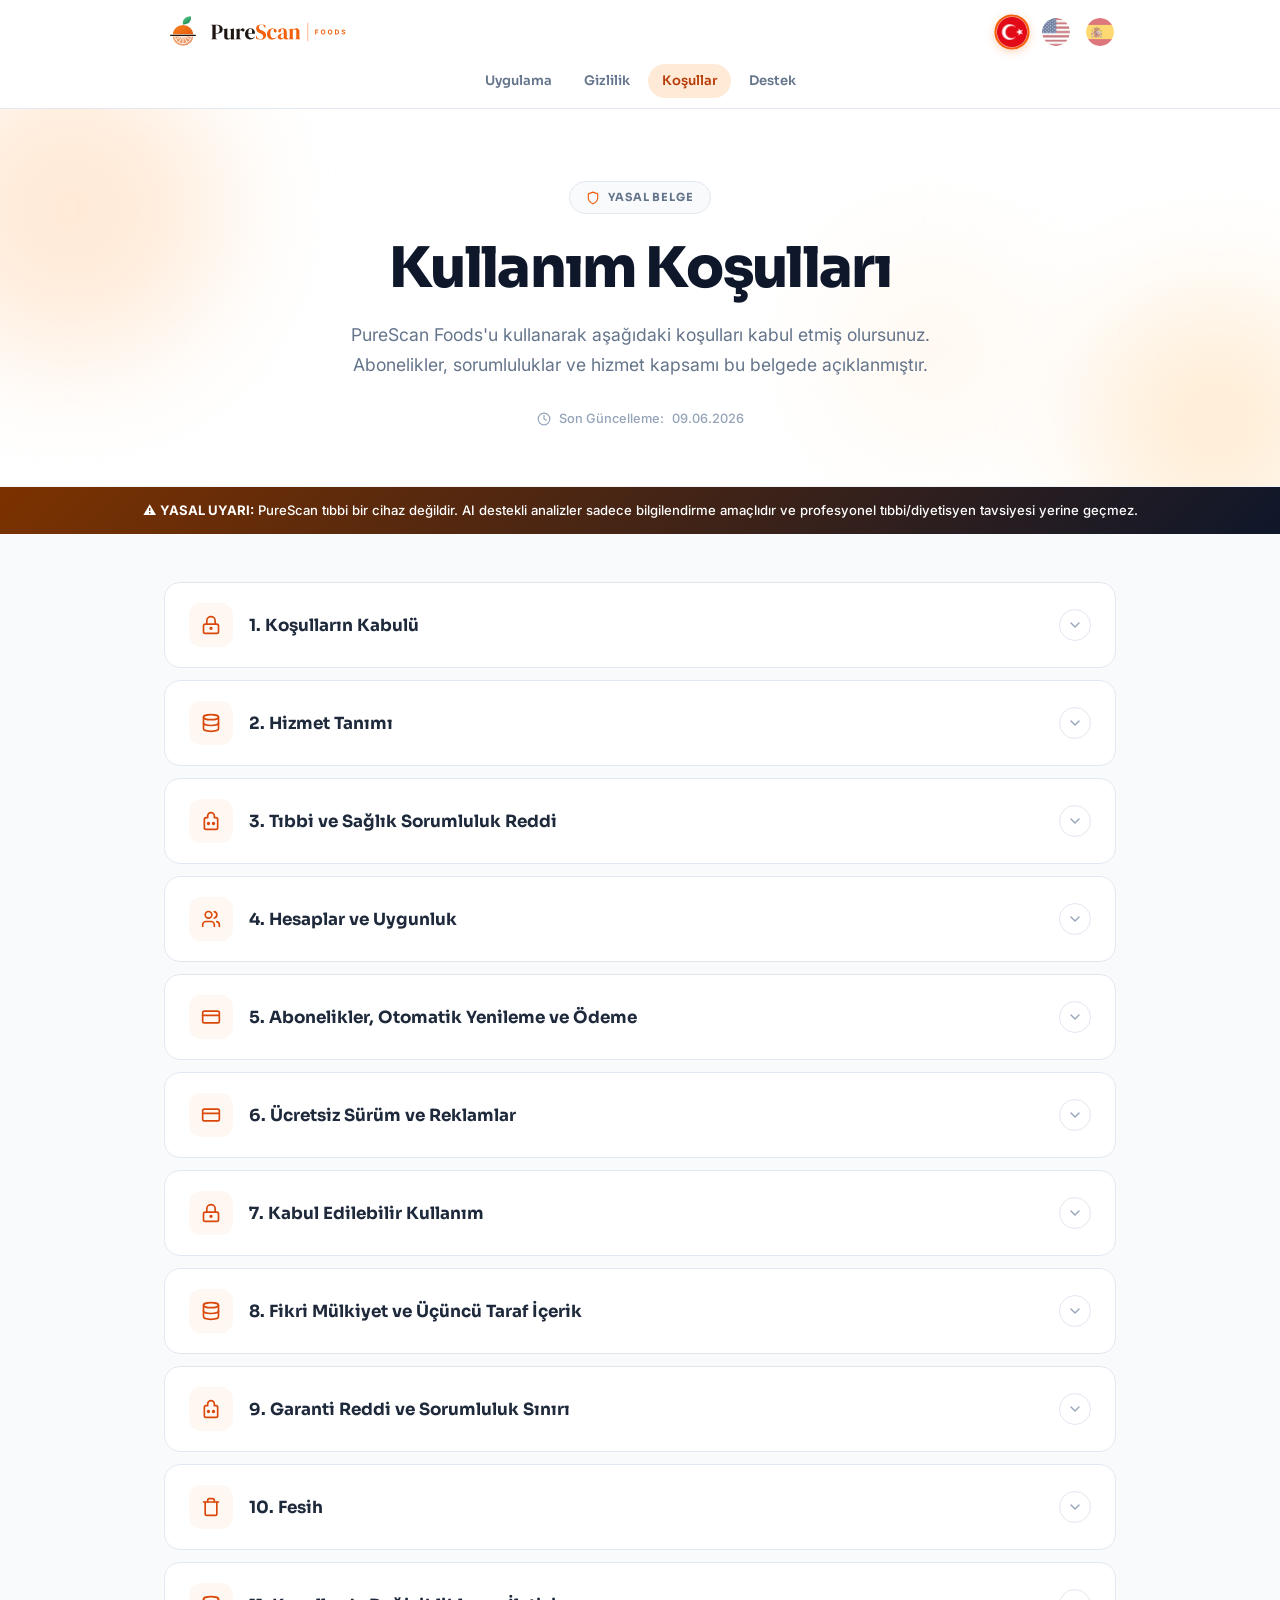
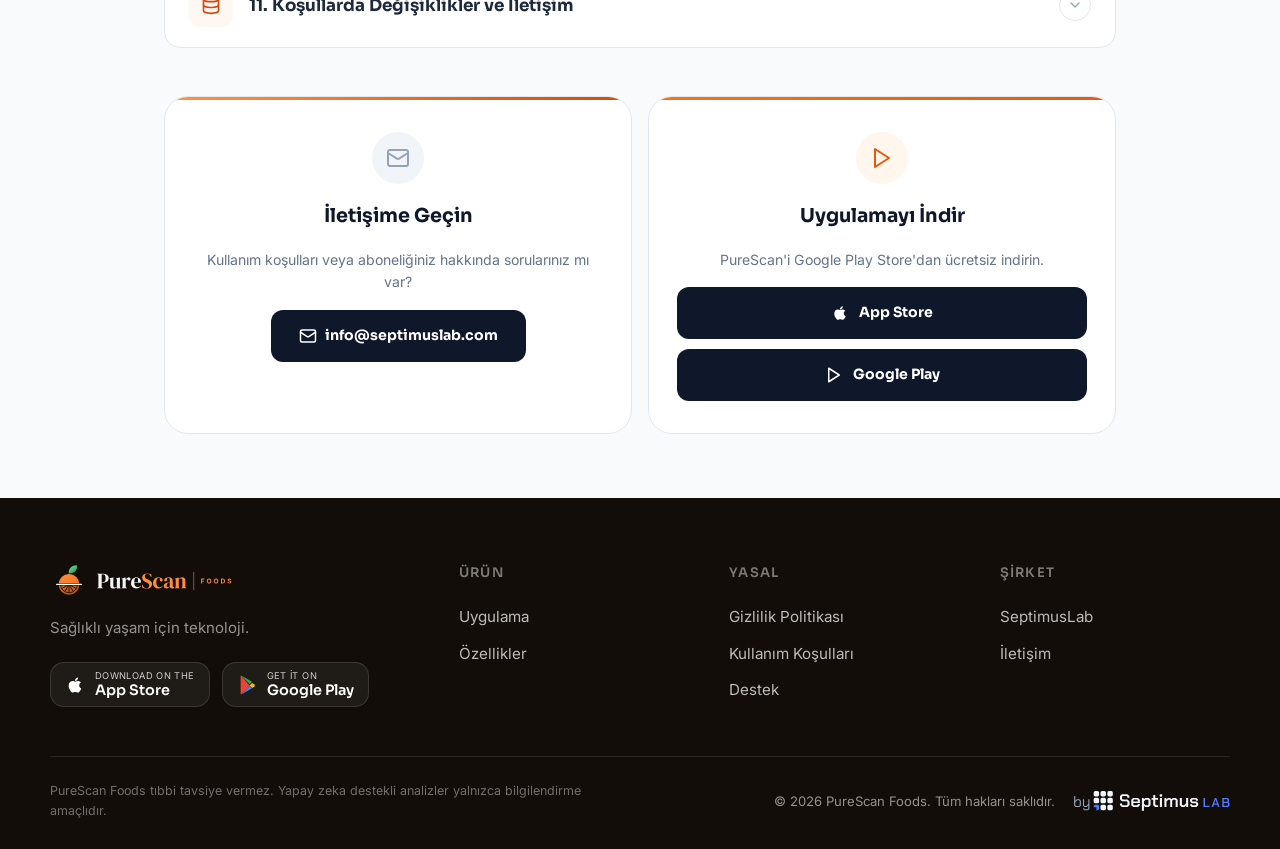
<file: terms/index.html>
<!doctype html>
<html lang="tr">
    <head>
        <meta charset="UTF-8" />
        <meta name="viewport" content="width=device-width, initial-scale=1.0" />
        <!-- Google tag (gtag.js) -->
        <script async src="https://www.googletagmanager.com/gtag/js?id=G-QVYQBBBM6D"></script>
        <script>
          window.dataLayer = window.dataLayer || [];
          function gtag(){dataLayer.push(arguments);}
          gtag('js', new Date());
          gtag('config', 'G-QVYQBBBM6D');
        </script>
        <title>PureScan Foods - Kullanım Koşulları | Terms of Use | Términos de Uso</title>
        <meta name="description" content="PureScan Foods uygulamasının kullanım koşulları. Terms of Use for PureScan Foods app. Términos de uso de PureScan Foods." />
        <link rel="icon" type="image/x-icon" sizes="16x16 32x32 48x48" href="/favicon.ico?v=2" />
        <link rel="apple-touch-icon" sizes="180x180" href="/assets/apple-touch-icon.png?v=2" />
        <link rel="manifest" href="/site.webmanifest?v=2" />
        <meta name="robots" content="index, follow" />
        <link rel="canonical" href="https://purescan-foods.septimuslab.com/terms/" />
        <meta property="og:type" content="article" />
        <meta property="og:site_name" content="PureScan Foods" />
        <meta property="og:title" content="PureScan Foods · Kullanım Koşulları" />
        <meta property="og:description" content="PureScan Foods kullanım koşulları ve hizmet şartları." />
        <meta property="og:url" content="https://purescan-foods.septimuslab.com/terms/" />
        <meta property="og:image" content="https://purescan-foods.septimuslab.com/assets/og/og-tr.png" />
        <meta property="og:image:width" content="1200" />
        <meta property="og:image:height" content="630" />
        <meta property="og:locale" content="tr_TR" />
        <meta name="twitter:card" content="summary_large_image" />
        <meta name="twitter:title" content="PureScan Foods · Kullanım Koşulları" />
        <meta name="twitter:image" content="https://purescan-foods.septimuslab.com/assets/og/og-tr.png" />
        <link rel="preconnect" href="https://fonts.googleapis.com" />
        <link rel="preconnect" href="https://fonts.gstatic.com" crossorigin />
        <link href="https://fonts.googleapis.com/css2?family=Sora:wght@500;600;700;800&family=Inter:wght@400;500;600;700&family=Caveat:wght@600;700&display=swap" rel="stylesheet" />
        <style>
            *,
            *::before,
            *::after {
                box-sizing: border-box;
                margin: 0;
                padding: 0;
            }

            :root {
                --brand-50: #fff8f2;
                --brand-100: #ffead7;
                --brand-200: #ffd0a8;
                --brand-300: #ffb070;
                --brand-400: #ff9442;
                --brand-500: #f2600c;
                --brand-600: #d9480a;
                --brand-700: #b83c08;
                --brand-800: #9a3f00;
                --brand-900: #7c3200;

                --slate-50: #f8fafc;
                --slate-100: #f1f5f9;
                --slate-200: #e2e8f0;
                --slate-300: #cbd5e1;
                --slate-400: #94a3b8;
                --slate-500: #64748b;
                --slate-600: #475569;
                --slate-700: #334155;
                --slate-800: #1e293b;
                --slate-900: #0f172a;

                --orange-50: #fff8f2;
                --orange-100: #ffead7;
                --orange-600: #e85f00;
                --orange-700: #c24e00;
                --orange-800: #9a3f00;

                --radius-sm: 8px;
                --radius-md: 12px;
                --radius-lg: 16px;
                --radius-xl: 24px;
                --radius-full: 9999px;

                --shadow-sm: 0 1px 2px rgba(0, 0, 0, 0.04);
                --shadow-md: 0 4px 12px rgba(0, 0, 0, 0.06);
                --shadow-lg: 0 8px 30px rgba(0, 0, 0, 0.08);
                --shadow-xl: 0 16px 50px rgba(0, 0, 0, 0.1);

                --font-display: "Sora", sans-serif;
                --font-body: "Inter", sans-serif;
                --font-hand: "Caveat", cursive;
            }

            html {
                scroll-behavior: smooth;
            }

            body {
                font-family: var(--font-body);
                background: var(--slate-50);
                color: var(--slate-700);
                line-height: 1.7;
                -webkit-font-smoothing: antialiased;
                -moz-osx-font-smoothing: grayscale;
            }

            ::selection {
                background: var(--brand-100);
                color: var(--brand-900);
            }

            a {
                color: inherit;
                text-decoration: none;
            }
            img {
                display: block;
                max-width: 100%;
            }

            @keyframes fadeInUp {
                from {
                    opacity: 0;
                    transform: translateY(20px);
                }
                to {
                    opacity: 1;
                    transform: translateY(0);
                }
            }
            @keyframes fadeIn {
                from {
                    opacity: 0;
                }
                to {
                    opacity: 1;
                }
            }
            @keyframes pulseGlow {
                0%,
                100% {
                    opacity: 0.4;
                }
                50% {
                    opacity: 0.7;
                }
            }

            .animate-up {
                animation: fadeInUp 0.6s ease-out both;
            }
            .animate-fade {
                animation: fadeIn 0.5s ease-out both;
            }
            .delay-1 {
                animation-delay: 0.1s;
            }
            .delay-2 {
                animation-delay: 0.2s;
            }
            .delay-3 {
                animation-delay: 0.3s;
            }

            .navbar {
                position: sticky;
                top: 0;
                z-index: 100;
                background: rgba(255, 255, 255, 0.92);
                backdrop-filter: blur(20px) saturate(180%);
                -webkit-backdrop-filter: blur(20px) saturate(180%);
                border-bottom: 1px solid var(--slate-200);
                transition: box-shadow 0.3s ease;
            }
            .navbar.scrolled {
                box-shadow: 0 1px 20px rgba(0, 0, 0, 0.06);
            }
            .navbar-inner {
                max-width: 1000px;
                margin: 0 auto;
                padding: 0 24px;
                height: 64px;
                display: flex;
                align-items: center;
                justify-content: space-between;
            }
            .brand {
                display: flex;
                align-items: center;
                gap: 12px;
                text-decoration: none;
            }
            .brand-lockup {
                height: 38px;
                width: auto;
                display: block;
            }
            .brand-logo {
                width: 40px;
                height: 40px;
                border-radius: var(--radius-md);
                object-fit: cover;
                box-shadow: var(--shadow-sm);
                transition: transform 0.3s ease;
            }
            .brand:hover .brand-logo {
                transform: scale(1.05);
            }
            .brand-text {
                display: flex;
                flex-direction: column;
            }
            .brand-name {
                font-family: var(--font-display);
                font-weight: 800;
                font-size: 1.2rem;
                color: var(--slate-900);
                letter-spacing: -0.02em;
                line-height: 1.1;
            }
            .brand-name span {
                color: var(--brand-600);
            }
            .brand-subtitle {
                font-size: 0.6rem;
                color: var(--slate-400);
                font-weight: 600;
                letter-spacing: 0.12em;
                text-transform: uppercase;
            }

            .lang-toggle {
                display: flex;
                align-items: center;
                gap: 12px;
            }
            .lang-flag {
                width: 32px;
                height: 32px;
                border-radius: 50%;
                cursor: pointer;
                opacity: 0.6;
                transition: all 0.3s ease;
                border: 2px solid transparent;
                object-fit: cover;
            }
            .lang-flag.active {
                opacity: 1;
                border-color: var(--brand-500);
                transform: scale(1.1);
                box-shadow: 0 2px 8px rgba(249, 115, 22, 0.3);
            }
            .lang-flag:hover {
                opacity: 0.9;
                transform: scale(1.05);
            }
            .nav-tabs { display: flex; justify-content: center; flex-wrap: wrap; gap: 4px; max-width: 1000px; margin: 0 auto; padding: 0 16px 10px; }
            .nav-link { font-family: var(--font-display); font-size: 0.82rem; font-weight: 600; color: var(--slate-500); padding: 6px 14px; border-radius: var(--radius-full); transition: all 0.2s ease; text-decoration: none; }
            .nav-link:hover { color: var(--brand-600); background: var(--brand-50); }
            .nav-link.active { color: var(--brand-700); background: var(--brand-100); }

            .hero {
                position: relative;
                background: white;
                border-bottom: 1px solid var(--slate-100);
                overflow: hidden;
            }
            .hero-bg {
                position: absolute;
                inset: 0;
                overflow: hidden;
                pointer-events: none;
            }
            .hero-orb {
                position: absolute;
                border-radius: 50%;
                filter: blur(60px);
                animation: pulseGlow 4s ease-in-out infinite;
            }
            .hero-orb--teal {
                width: 300px;
                height: 300px;
                background: var(--brand-100);
                top: -50px;
                left: -80px;
            }
            .hero-orb--amber {
                width: 250px;
                height: 250px;
                background: #ffedd5;
                bottom: -60px;
                right: -60px;
                animation-delay: 1.5s;
            }
            .hero-orb--pink {
                width: 180px;
                height: 180px;
                background: #fff7ed;
                top: 40%;
                right: 20%;
                animation-delay: 3s;
            }
            .hero-content {
                position: relative;
                z-index: 2;
                max-width: 900px;
                margin: 0 auto;
                padding: 72px 24px 56px;
                text-align: center;
            }
            .hero-badge {
                display: inline-flex;
                align-items: center;
                gap: 8px;
                padding: 6px 16px;
                border-radius: var(--radius-full);
                background: var(--slate-50);
                border: 1px solid var(--slate-200);
                font-family: var(--font-display);
                font-size: 0.7rem;
                font-weight: 700;
                color: var(--slate-500);
                text-transform: uppercase;
                letter-spacing: 0.08em;
                margin-bottom: 24px;
            }
            .hero-badge svg {
                color: var(--brand-500);
            }
            .hero-title {
                font-family: var(--font-display);
                font-size: clamp(2.2rem, 5vw, 3.5rem);
                font-weight: 800;
                color: var(--slate-900);
                letter-spacing: -0.03em;
                line-height: 1.1;
                margin-bottom: 20px;
            }
            .hero-desc {
                font-size: 1.1rem;
                color: var(--slate-500);
                max-width: 600px;
                margin: 0 auto 28px;
                line-height: 1.7;
            }
            .hero-meta {
                display: flex;
                align-items: center;
                justify-content: center;
                gap: 8px;
                font-size: 0.8rem;
                color: var(--slate-400);
                font-weight: 500;
            }
            .hero-meta svg {
                width: 14px;
                height: 14px;
            }

            .disclaimer {
                background: linear-gradient(135deg, var(--brand-900), var(--slate-900));
                color: white;
                padding: 14px 24px;
                text-align: center;
                font-size: 0.82rem;
                font-weight: 500;
                line-height: 1.5;
                position: relative;
                z-index: 10;
            }
            .disclaimer strong {
                font-weight: 700;
            }

            .main-content {
                max-width: 1000px;
                margin: 0 auto;
                padding: 48px 24px 64px;
            }

            .accordion-list {
                display: flex;
                flex-direction: column;
                gap: 12px;
            }
            .accordion-item {
                background: white;
                border: 1px solid var(--slate-200);
                border-radius: var(--radius-lg);
                overflow: hidden;
                transition: all 0.3s ease;
            }
            .accordion-item:hover {
                border-color: var(--brand-200);
                box-shadow: 0 2px 16px rgba(234, 88, 12, 0.06);
            }
            .accordion-item.open {
                border-color: var(--brand-300);
                box-shadow: 0 4px 24px rgba(234, 88, 12, 0.08);
            }
            .accordion-trigger {
                width: 100%;
                display: flex;
                align-items: center;
                justify-content: space-between;
                padding: 20px 24px;
                background: none;
                border: none;
                cursor: pointer;
                text-align: left;
                font-family: var(--font-body);
                transition: background 0.2s ease;
            }
            .accordion-trigger:hover {
                background: var(--slate-50);
            }
            .accordion-trigger-left {
                display: flex;
                align-items: center;
                gap: 16px;
            }
            .accordion-icon-wrap {
                width: 44px;
                height: 44px;
                border-radius: var(--radius-md);
                background: var(--brand-50);
                display: flex;
                align-items: center;
                justify-content: center;
                color: var(--brand-600);
                flex-shrink: 0;
                transition: all 0.3s ease;
            }
            .accordion-item:hover .accordion-icon-wrap,
            .accordion-item.open .accordion-icon-wrap {
                background: var(--brand-500);
                color: white;
            }
            .accordion-icon-wrap svg {
                width: 20px;
                height: 20px;
            }
            .accordion-title {
                font-family: var(--font-display);
                font-size: 1.05rem;
                font-weight: 700;
                color: var(--slate-800);
                transition: color 0.2s ease;
            }
            .accordion-item:hover .accordion-title {
                color: var(--brand-700);
            }
            .accordion-chevron {
                width: 32px;
                height: 32px;
                border-radius: var(--radius-full);
                border: 1px solid var(--slate-200);
                display: flex;
                align-items: center;
                justify-content: center;
                color: var(--slate-400);
                flex-shrink: 0;
                transition: all 0.3s ease;
            }
            .accordion-item.open .accordion-chevron {
                transform: rotate(180deg);
                border-color: var(--brand-300);
                color: var(--brand-600);
                background: var(--brand-50);
            }
            .accordion-chevron svg {
                width: 16px;
                height: 16px;
            }
            .accordion-body {
                max-height: 0;
                opacity: 0;
                overflow: hidden;
                transition:
                    max-height 0.4s ease,
                    opacity 0.3s ease;
            }
            .accordion-item.open .accordion-body {
                max-height: 800px;
                opacity: 1;
            }
            .accordion-body-inner {
                padding: 0 24px 24px 84px;
                font-size: 0.92rem;
                color: var(--slate-600);
                line-height: 1.8;
            }
            .accordion-body-inner p {
                margin-bottom: 12px;
            }
            .accordion-body-inner ul {
                list-style: none;
                padding: 0;
                display: flex;
                flex-direction: column;
                gap: 10px;
            }
            .accordion-body-inner li {
                padding-left: 20px;
                position: relative;
            }
            .accordion-body-inner li::before {
                content: "";
                position: absolute;
                left: 0;
                top: 10px;
                width: 6px;
                height: 6px;
                border-radius: 50%;
                background: var(--brand-400);
            }
            .accordion-body-inner li strong {
                color: var(--slate-800);
                font-weight: 600;
            }
            .info-box {
                background: var(--orange-50);
                border: 1px solid var(--orange-100);
                border-radius: var(--radius-md);
                padding: 16px 20px;
                margin: 12px 0;
            }
            .info-box-title {
                font-weight: 700;
                color: var(--orange-800);
                font-size: 0.88rem;
                margin-bottom: 4px;
            }
            .info-box p {
                font-size: 0.84rem;
                color: var(--orange-700);
                margin: 0;
            }
            .text-muted {
                font-size: 0.84rem;
                color: var(--slate-500);
            }

            .cta-grid {
                display: grid;
                grid-template-columns: 1fr 1fr;
                gap: 16px;
                margin-top: 48px;
            }
            @media (max-width: 600px) {
                .cta-grid {
                    grid-template-columns: 1fr;
                }
            }

            .card {
                position: relative;
                background: white;
                border: 1px solid var(--slate-200);
                border-radius: var(--radius-xl);
                overflow: hidden;
                transition: all 0.3s ease;
            }
            .card:hover {
                box-shadow: var(--shadow-lg);
                transform: translateY(-2px);
            }
            .card-accent {
                height: 3px;
                background: linear-gradient(90deg, var(--brand-400), var(--brand-600));
            }
            .card-body {
                padding: 32px 28px;
                text-align: center;
                display: flex;
                flex-direction: column;
                align-items: center;
                gap: 16px;
            }
            .card-icon {
                width: 52px;
                height: 52px;
                border-radius: var(--radius-full);
                background: var(--slate-100);
                display: flex;
                align-items: center;
                justify-content: center;
                color: var(--slate-400);
            }
            .card-icon svg {
                width: 24px;
                height: 24px;
            }
            .card-title {
                font-family: var(--font-display);
                font-size: 1.2rem;
                font-weight: 700;
                color: var(--slate-900);
            }
            .card-desc {
                font-size: 0.88rem;
                color: var(--slate-500);
                line-height: 1.6;
            }
            .btn {
                display: inline-flex;
                align-items: center;
                justify-content: center;
                gap: 8px;
                padding: 14px 28px;
                border-radius: var(--radius-md);
                font-family: var(--font-display);
                font-size: 0.88rem;
                font-weight: 700;
                border: none;
                cursor: pointer;
                transition: all 0.3s ease;
                text-decoration: none;
            }
            .btn svg {
                width: 18px;
                height: 18px;
            }
            .btn-dark {
                background: var(--slate-900);
                color: white;
            }
            .btn-dark:hover {
                background: var(--brand-600);
                box-shadow: 0 4px 20px rgba(234, 88, 12, 0.3);
                transform: translateY(-1px);
            }
            .btn-play {
                background: var(--slate-900);
                color: white;
                gap: 10px;
            }
            .btn-play:hover {
                background: var(--brand-600);
                box-shadow: 0 4px 20px rgba(234, 88, 12, 0.3);
                transform: translateY(-1px);
            }
            .store-dl { display: flex; flex-direction: column; gap: 10px; width: 100%; }
            .btn-store { width: 100%; }
            .btn-appstore { background: var(--slate-900); color: #fff; gap: 10px; }
            .btn-appstore:hover { background: var(--brand-600); box-shadow: 0 4px 20px rgba(234, 88, 12, 0.3); transform: translateY(-1px); }
            .btn-soon { background: var(--slate-200); color: var(--slate-500); cursor: default; pointer-events: none; }
            .btn-soon-tag { font-size: 0.72em; font-weight: 600; opacity: 0.75; margin-left: 6px; }

            .footer {
                border-top: 1px solid var(--slate-200);
                background: white;
                padding: 20px 24px;
            }
            .footer-inner {
                max-width: 1000px;
                margin: 0 auto;
                display: flex;
                flex-direction: column;
                align-items: center;
                gap: 10px;
            }
            .footer-brand {
                display: flex;
                align-items: center;
                gap: 10px;
            }
            .footer-brand img {
                width: auto;
                height: 20px;
                opacity: 0.85;
            }
            .footer-link {
                font-size: 0.82rem;
                font-weight: 500;
                color: var(--slate-400);
                transition: color 0.2s ease;
            }
            .footer-link:hover {
                color: var(--brand-600);
            }
            .footer-copy {
                font-size: 0.78rem;
                color: var(--slate-400);
            }

            @media (max-width: 640px) {
                .hero-content {
                    padding: 48px 20px 40px;
                }
                .hero-title {
                    font-size: 2rem;
                }
                .hero-desc {
                    font-size: 0.95rem;
                }
                .accordion-trigger {
                    padding: 16px 18px;
                }
                .accordion-body-inner {
                    padding: 0 18px 20px 18px;
                }
                .accordion-trigger-left {
                    gap: 12px;
                }
                .accordion-icon-wrap {
                    width: 38px;
                    height: 38px;
                }
                .accordion-title {
                    font-size: 0.92rem;
                }
                .card-body {
                    padding: 24px 20px;
                }
                .lang-flag {
                    width: 28px;
                    height: 28px;
                }
            }
        </style>
    </head>
    <body>
        <nav class="navbar" id="navbar">
            <div class="navbar-inner">
                <a href="https://purescan-foods.septimuslab.com" class="brand">
                    <img src="../assets/brand/lockup-h-light.svg" alt="PureScan Foods" class="brand-lockup" width="182" height="38" />
                </a>
                <div class="lang-toggle" id="lang-toggle">
                    <img src="../assets/turkey-flag-round.png" class="lang-flag active" data-lang="tr" id="btn-tr" alt="Türkçe" />
                    <img src="../assets/us-flag-round.png" class="lang-flag" data-lang="en" id="btn-en" alt="English" />
                    <img src="../assets/spain-flag-round.png" class="lang-flag" data-lang="es" id="btn-es" alt="Español" />
                </div>
            </div>
            <div class="nav-tabs" id="navTabs"></div>
        </nav>

        <header class="hero">
            <div class="hero-bg">
                <div class="hero-orb hero-orb--teal"></div>
                <div class="hero-orb hero-orb--amber"></div>
                <div class="hero-orb hero-orb--pink"></div>
            </div>
            <div class="hero-content">
                <div class="hero-badge animate-up">
                    <svg xmlns="http://www.w3.org/2000/svg" width="14" height="14" viewBox="0 0 24 24" fill="none" stroke="currentColor" stroke-width="2" stroke-linecap="round" stroke-linejoin="round"><path d="M12 22s8-4 8-10V5l-8-3-8 3v7c0 6 8 10 8 10z" /></svg>
                    <span id="hero-badge-text">Yasal Belge</span>
                </div>
                <h1 class="hero-title animate-up delay-1" id="hero-title">Kullanım Koşulları</h1>
                <p class="hero-desc animate-up delay-2" id="hero-desc">PureScan Foods'u kullanarak aşağıdaki koşulları kabul etmiş olursunuz. Abonelikler, sorumluluklar ve hizmet kapsamı bu belgede açıklanmıştır.</p>
                <div class="hero-meta animate-up delay-3">
                    <svg xmlns="http://www.w3.org/2000/svg" viewBox="0 0 24 24" fill="none" stroke="currentColor" stroke-width="2" stroke-linecap="round" stroke-linejoin="round">
                        <circle cx="12" cy="12" r="10" />
                        <polyline points="12 6 12 12 16 14" />
                    </svg>
                    <span id="hero-date-label">Son Güncelleme:</span> <span>09.06.2026</span>
                </div>
            </div>
        </header>

        <div class="disclaimer" id="disclaimer">⚠️ <strong>YASAL UYARI:</strong> PureScan tıbbi bir cihaz değildir. AI destekli analizler sadece bilgilendirme amaçlıdır ve profesyonel tıbbi/diyetisyen tavsiyesi yerine geçmez.</div>

        <main class="main-content">
            <div class="accordion-list" id="accordion-list"></div>

            <div class="cta-grid">
                <div class="card animate-up">
                    <div class="card-accent"></div>
                    <div class="card-body">
                        <div class="card-icon">
                            <svg xmlns="http://www.w3.org/2000/svg" viewBox="0 0 24 24" fill="none" stroke="currentColor" stroke-width="2" stroke-linecap="round" stroke-linejoin="round">
                                <rect width="20" height="16" x="2" y="4" rx="2" />
                                <path d="m22 7-8.97 5.7a1.94 1.94 0 0 1-2.06 0L2 7" />
                            </svg>
                        </div>
                        <h3 class="card-title" id="contact-title">İletişime Geçin</h3>
                        <p class="card-desc" id="contact-desc">Gizlilik politikamız veya verileriniz hakkında sorularınız mı var?</p>
                        <a href="mailto:info@septimuslab.com" class="btn btn-dark">
                            <svg xmlns="http://www.w3.org/2000/svg" viewBox="0 0 24 24" fill="none" stroke="currentColor" stroke-width="2" stroke-linecap="round" stroke-linejoin="round">
                                <rect width="20" height="16" x="2" y="4" rx="2" />
                                <path d="m22 7-8.97 5.7a1.94 1.94 0 0 1-2.06 0L2 7" />
                            </svg>
                            info@septimuslab.com
                        </a>
                    </div>
                </div>

                <div class="card animate-up delay-1">
                    <div class="card-accent" style="background: linear-gradient(90deg, #f97316, #ea580c)"></div>
                    <div class="card-body">
                        <div class="card-icon" style="background: #fff7ed; color: #ea580c">
                            <svg xmlns="http://www.w3.org/2000/svg" viewBox="0 0 24 24" fill="none" stroke="currentColor" stroke-width="2" stroke-linecap="round" stroke-linejoin="round"><polygon points="5 3 19 12 5 21 5 3" /></svg>
                        </div>
                        <h3 class="card-title" id="play-title">Uygulamayı İndir</h3>
                        <p class="card-desc" id="play-desc">PureScan'i Google Play Store'dan ücretsiz indirin.</p>
                        <div class="store-dl">
                            <a href="https://apps.apple.com/app/id6778348937" target="_blank" rel="noopener" class="btn btn-store btn-appstore">
                                <svg xmlns="http://www.w3.org/2000/svg" width="18" height="18" viewBox="0 0 24 24" fill="currentColor"><path d="M17.05 20.28c-.98.95-2.05.8-3.08.35-1.09-.46-2.09-.48-3.24 0-1.44.62-2.2.44-3.06-.35C2.79 15.25 3.51 7.59 9.05 7.31c1.35.07 2.29.74 3.08.8 1.18-.24 2.31-.93 3.57-.84 1.51.12 2.65.72 3.4 1.8-3.12 1.87-2.38 5.98.48 7.13-.57 1.5-1.31 2.99-2.54 4.09zM12.03 7.25c-.15-2.23 1.66-4.07 3.74-4.25.29 2.58-2.34 4.5-3.74 4.25z"/></svg>
                                App Store
                            </a>
                            <a href="https://play.google.com/store/apps/details?id=com.purescan.foods" target="_blank" rel="noopener" class="btn btn-store btn-play">
                                <svg xmlns="http://www.w3.org/2000/svg" width="18" height="18" viewBox="0 0 24 24" fill="none" stroke="currentColor" stroke-width="2" stroke-linecap="round" stroke-linejoin="round"><polygon points="5 3 19 12 5 21 5 3" /></svg>
                                Google Play
                            </a>
                        </div>
                    </div>
                </div>
            </div>
        </main>

        <footer class="footer">
            <div class="footer-inner">
                <div class="footer-brand">
                    <a href="https://www.septimuslab.com/" target="_blank" rel="noopener" class="footer-link" style="font-weight: 600; color: var(--slate-600)"> <img src="../assets/septimuslab/septimuslab-imza-acik-zemin.svg" alt="by SeptimusLab" width="164" height="21" /> </a>
                </div>
                <p class="footer-copy">&copy; 2026 PureScan Foods by <a href="https://www.septimuslab.com/" target="_blank" rel="noopener" style="color: var(--brand-600); font-weight: 500">SeptimusLab</a>. <span id="footer-rights">Tüm Hakları Saklıdır.</span></p>
            </div>
        </footer>

        <script>
            const icons = {
                data: '<svg xmlns="http://www.w3.org/2000/svg" viewBox="0 0 24 24" fill="none" stroke="currentColor" stroke-width="2" stroke-linecap="round" stroke-linejoin="round"><ellipse cx="12" cy="5" rx="9" ry="3"/><path d="M3 5V19A9 3 0 0 0 21 19V5"/><path d="M3 12A9 3 0 0 0 21 12"/></svg>',
                ai: '<svg xmlns="http://www.w3.org/2000/svg" viewBox="0 0 24 24" fill="none" stroke="currentColor" stroke-width="2" stroke-linecap="round" stroke-linejoin="round"><path d="M12 2a4 4 0 0 0-4 4v2H6a2 2 0 0 0-2 2v10a2 2 0 0 0 2 2h12a2 2 0 0 0 2-2V10a2 2 0 0 0-2-2h-2V6a4 4 0 0 0-4-4z"/><circle cx="9" cy="15" r="1"/><circle cx="15" cy="15" r="1"/></svg>',
                money: '<svg xmlns="http://www.w3.org/2000/svg" viewBox="0 0 24 24" fill="none" stroke="currentColor" stroke-width="2" stroke-linecap="round" stroke-linejoin="round"><rect width="20" height="14" x="2" y="5" rx="2"/><line x1="2" x2="22" y1="10" y2="10"/></svg>',
                trash: '<svg xmlns="http://www.w3.org/2000/svg" viewBox="0 0 24 24" fill="none" stroke="currentColor" stroke-width="2" stroke-linecap="round" stroke-linejoin="round"><path d="M3 6h18"/><path d="M19 6v14c0 1-1 2-2 2H7c-1 0-2-1-2-2V6"/><path d="M8 6V4c0-1 1-2 2-2h4c1 0 2 1 2 2v2"/></svg>',
                users: '<svg xmlns="http://www.w3.org/2000/svg" viewBox="0 0 24 24" fill="none" stroke="currentColor" stroke-width="2" stroke-linecap="round" stroke-linejoin="round"><path d="M16 21v-2a4 4 0 0 0-4-4H6a4 4 0 0 0-4 4v2"/><circle cx="9" cy="7" r="4"/><path d="M22 21v-2a4 4 0 0 0-3-3.87"/><path d="M16 3.13a4 4 0 0 1 0 7.75"/></svg>',
                lock: '<svg xmlns="http://www.w3.org/2000/svg" viewBox="0 0 24 24" fill="none" stroke="currentColor" stroke-width="2" stroke-linecap="round" stroke-linejoin="round"><rect width="18" height="11" x="3" y="11" rx="2" ry="2"/><path d="M7 11V7a5 5 0 0 1 10 0v4"/><circle cx="12" cy="16" r="1"/></svg>',
            };

            const i18n = {
                tr: {
                    badge: "Yasal Belge",
                    title: "Kullanım Koşulları",
                    desc: "PureScan Foods'u kullanarak aşağıdaki koşulları kabul etmiş olursunuz. Abonelikler, sorumluluklar ve hizmet kapsamı bu belgede açıklanmıştır.",
                    dateLabel: "Son Güncelleme:",
                    disclaimer: "⚠️ <strong>YASAL UYARI:</strong> PureScan tıbbi bir cihaz değildir. AI destekli analizler sadece bilgilendirme amaçlıdır ve profesyonel tıbbi/diyetisyen tavsiyesi yerine geçmez.",
                    contactTitle: "İletişime Geçin",
                    contactDesc: "Kullanım koşulları veya aboneliğiniz hakkında sorularınız mı var?",
                    playTitle: "Uygulamayı İndir",
                    playDesc: "PureScan'i Google Play Store'dan ücretsiz indirin.",
                    rights: "Tüm Hakları Saklıdır.",
                    sections: [
                        {
                            icon: "lock",
                            title: "1. Koşulların Kabulü",
                            html: "<p>PureScan Foods uygulamasını indirerek, kurarak veya kullanarak bu Kullanım Koşulları'nı ve Gizlilik Politikası'nı okuduğunuzu, anladığınızı ve kabul ettiğinizi beyan etmiş olursunuz. Koşulları kabul etmiyorsanız uygulamayı kullanmayınız.</p><p>Bu koşullar PureScan Foods (SeptimusLab) ile siz (kullanıcı) arasındaki sözleşmeyi oluşturur.</p>",
                        },
                        {
                            icon: "data",
                            title: "2. Hizmet Tanımı",
                            html: "<p>PureScan Foods; ürün içeriklerini kamera ile tarayarak, galeriden görsel yükleyerek, barkod sorgulayarak veya metin girerek analiz etmenize yardımcı olan bir mobil uygulamadır. Yapay zeka destekli yorumlar, katkı maddesi/E-kodu sınıflandırmaları, NOVA ve Nutri-Score bilgileri, profil uyumluluğu ve benzeri bilgilendirmeler sunar.</p><p>Hizmet olduğu gibi sunulur ve zaman içinde özellikler eklenebilir, değiştirilebilir veya kaldırılabilir.</p>",
                        },
                        {
                            icon: "ai",
                            title: "3. Tıbbi ve Sağlık Sorumluluk Reddi",
                            html: "<p><strong>PureScan Foods tıbbi bir cihaz değildir.</strong> Uygulama sonuçları tıbbi teşhis, tedavi önerisi veya kişiselleştirilmiş tıbbi reçete niteliği taşımaz; yalnızca bilgilendirme amaçlıdır.</p><p>Alerjen, intolerans, kronik hastalık, gebelik, emzirme veya çocuk beslenmesi gibi hassas durumlarda ürünün fiziksel etiketini ve profesyonel sağlık uzmanı görüşünü esas almalısınız. Yapay zeka ve harici veri tabanları nedeniyle sonuçlarda eksik/yanlış değerlendirme ihtimali bulunabilir. Tüketim kararı tamamen size aittir.</p>",
                        },
                        {
                            icon: "users",
                            title: "4. Hesaplar ve Uygunluk",
                            html: "<p>Uygulamayı anonim olarak veya e-posta, Google ya da Apple ile giriş yaparak kullanabilirsiniz. Hesap bilgilerinizin güvenliğinden ve hesabınız altında gerçekleşen işlemlerden siz sorumlusunuz.</p><p>Uygulamayı kullanmak için bulunduğunuz ülkedeki yasal yaş sınırına uygun olmanız gerekir. Hesabınızı ve verilerinizi uygulama içindeki <strong>\"Ayarlar > Hesabımı Sil\"</strong> seçeneğiyle istediğiniz zaman silebilirsiniz.</p>",
                        },
                        {
                            icon: "money",
                            title: "5. Abonelikler, Otomatik Yenileme ve Ödeme",
                            html: "<p>PureScan Foods Premium, otomatik yenilenen <strong>aylık</strong> ve <strong>yıllık</strong> abonelik seçenekleri sunar. Premium; sınırsız tarama, sınırsız Guru AI sohbeti, sınırsız aile profili ve reklamsız kullanım sağlar.</p><ul><li>Ödeme, satın alma onayında Apple ID hesabınıza (iOS) veya Google hesabınıza (Android) tahsil edilir.</li><li>Abonelik, mevcut dönemin bitiminden en az 24 saat önce otomatik yenileme kapatılmadığı sürece otomatik olarak yenilenir.</li><li>Hesabınız, mevcut dönemin bitiminden önceki 24 saat içinde, seçili planın ücreti üzerinden yenileme için tahsil edilir.</li><li>Abonelikleri yönetebilir ve otomatik yenilemeyi satın alma sonrasında hesap ayarlarınızdan kapatabilirsiniz: iOS'ta <strong>Ayarlar > Apple Kimliği > Abonelikler</strong>; Android'de <strong>Play Store > Abonelikler</strong>.</li><li>Fiyatlar bölgeye göre değişebilir ve satın almadan önce uygulama içinde gösterilir.</li><li>Mevcut dönem içinde yapılan iptaller bir sonraki dönem için geçerli olur; içinde bulunulan ödenmiş dönemin ücreti iade edilmez (zorunlu yasal haklar saklıdır).</li></ul><p>Geri ödeme talepleri ilgili mağazanın (App Store / Google Play) politikalarına tabidir. Satın alımlarınızı uygulama içindeki <strong>\"Satın Alımları Geri Yükle\"</strong> seçeneğiyle geri yükleyebilirsiniz.</p>",
                        },
                        {
                            icon: "money",
                            title: "6. Ücretsiz Sürüm ve Reklamlar",
                            html: "<p>Ücretsiz sürümde Google AdMob aracılığıyla reklam gösterilir ve tarama/sohbet için kullanım limitleri uygulanır. Ödüllü reklam izleyerek belirli limitleri geçici olarak artırabilirsiniz.</p><p>iOS cihazlarda kişiselleştirilmiş reklamlar için App Tracking Transparency izni istenir; izin vermezseniz kişiselleştirilmemiş reklamlar gösterilir. Reklam ve veri uygulamaları hakkında ayrıntı için Gizlilik Politikası'na bakınız.</p>",
                        },
                        {
                            icon: "lock",
                            title: "7. Kabul Edilebilir Kullanım",
                            html: "<p>Uygulamayı yalnızca yasal amaçlarla kullanmayı kabul edersiniz. Şunları yapamazsınız: hizmeti tersine mühendislik yapmak, otomatik araçlarla kötüye kullanmak, kullanım limitlerini hileli yollarla aşmak, başkalarının haklarını ihlal etmek, uygulamanın güvenliğini veya altyapısını tehlikeye atmak.</p><p>Bu koşulları ihlal eden hesapların erişimi askıya alınabilir veya sonlandırılabilir.</p>",
                        },
                        {
                            icon: "data",
                            title: "8. Fikri Mülkiyet ve Üçüncü Taraf İçerik",
                            html: "<p>Uygulamanın tasarımı, logosu, metinleri ve yazılımı SeptimusLab'e aittir ve fikri mülkiyet yasalarıyla korunur. İzinsiz kopyalanamaz veya dağıtılamaz.</p><p>Ürün verileri kısmen <strong>OpenFoodFacts</strong> açık veri tabanından sağlanır (Open Database License). Bu veriler ilgili kaynağa aittir ve doğruluğu garanti edilmez.</p>",
                        },
                        {
                            icon: "ai",
                            title: "9. Garanti Reddi ve Sorumluluk Sınırı",
                            html: "<p>Hizmet \"olduğu gibi\" ve \"mevcut haliyle\" sunulur. Uygulamanın kesintisiz, hatasız veya her zaman doğru sonuç vereceği garanti edilmez.</p><p>Yürürlükteki yasaların izin verdiği azami ölçüde, PureScan Foods ve SeptimusLab; uygulamanın kullanımı veya kullanılamamasından, AI/veri sonuçlarına dayanarak alınan kararlardan doğan dolaylı, arızi veya sonuç niteliğindeki zararlardan sorumlu tutulamaz. Tüketicinin zorunlu yasal hakları saklıdır.</p>",
                        },
                        {
                            icon: "trash",
                            title: "10. Fesih",
                            html: "<p>Bu koşulları ihlal etmeniz durumunda hesabınızın erişimini askıya alma veya sonlandırma hakkımız saklıdır. Siz de istediğiniz zaman uygulamayı silerek ve/veya hesabınızı kapatarak kullanımı sonlandırabilirsiniz.</p><p>Hesap silme, aktif bir aboneliği otomatik olarak iptal etmez; aboneliğinizi ilgili mağaza ayarlarından ayrıca yönetmeniz gerekir.</p>",
                        },
                        {
                            icon: "data",
                            title: "11. Koşullarda Değişiklikler ve İletişim",
                            html: "<p>Bu koşullar zaman içinde güncellenebilir. Önemli değişikliklerde uygulama içi bildirim veya güncel metin yayını yapılabilir; güncel metin her zaman en son yayımlanan sürümdür. Değişiklik sonrası kullanıma devam etmeniz güncel koşulları kabul ettiğiniz anlamına gelir.</p><p>Bu metin bilgilendirme amaçlıdır ve hukuki danışmanlık yerine geçmez.</p><p><strong>İletişim:</strong> Sorularınız için <strong>info@septimuslab.com</strong></p>",
                        },
                    ],
                },
                en: {
                    badge: "Legal Document",
                    title: "Terms of Use",
                    desc: "By using PureScan Foods, you agree to the terms below. Subscriptions, responsibilities and the scope of the service are explained in this document.",
                    dateLabel: "Last Updated:",
                    disclaimer: "⚠️ <strong>LEGAL DISCLAIMER:</strong> PureScan is not a medical device. AI-powered analyses are for informational purposes only and do not substitute professional medical/dietary advice.",
                    contactTitle: "Contact Us",
                    contactDesc: "Questions about our terms of use or your subscription?",
                    playTitle: "Download App",
                    playDesc: "Download PureScan from Google Play Store for free.",
                    rights: "All Rights Reserved.",
                    sections: [
                        {
                            icon: "lock",
                            title: "1. Acceptance of Terms",
                            html: "<p>By downloading, installing, or using the PureScan Foods app, you confirm that you have read, understood, and accept these Terms of Use and the Privacy Policy. If you do not accept the terms, please do not use the app.</p><p>These terms constitute an agreement between PureScan Foods (SeptimusLab) and you (the user).</p>",
                        },
                        {
                            icon: "data",
                            title: "2. Description of Service",
                            html: "<p>PureScan Foods is a mobile application that helps you analyze product contents by scanning with the camera, uploading images from the gallery, querying barcodes, or entering text. It provides AI-supported interpretations, additive/E-code classifications, NOVA and Nutri-Score information, profile compatibility, and similar information.</p><p>The service is provided as is, and features may be added, changed, or removed over time.</p>",
                        },
                        {
                            icon: "ai",
                            title: "3. Medical and Health Disclaimer",
                            html: "<p><strong>PureScan Foods is not a medical device.</strong> Application results do not constitute medical diagnosis, treatment recommendation, or personalized medical prescription; they are for informational purposes only.</p><p>In sensitive situations such as allergens, intolerances, chronic diseases, pregnancy, breastfeeding, or child nutrition, you should rely on the physical label of the product and the opinion of a professional health expert. Due to artificial intelligence and external databases, there may be incomplete/incorrect evaluations in the results. The consumption decision is entirely yours.</p>",
                        },
                        {
                            icon: "users",
                            title: "4. Accounts and Eligibility",
                            html: "<p>You may use the app anonymously or by signing in with email, Google, or Apple. You are responsible for the security of your account information and for activities under your account.</p><p>To use the app, you must meet the legal age requirement in your country. You can delete your account and data at any time using the <strong>\"Settings > Delete My Account\"</strong> option in the app.</p>",
                        },
                        {
                            icon: "money",
                            title: "5. Subscriptions, Auto-Renewal and Payment",
                            html: "<p>PureScan Foods Premium offers auto-renewing <strong>monthly</strong> and <strong>yearly</strong> subscription options. Premium provides unlimited scans, unlimited Guru AI chat, unlimited family profiles, and an ad-free experience.</p><ul><li>Payment will be charged to your Apple ID account (iOS) or Google account (Android) at confirmation of purchase.</li><li>The subscription automatically renews unless auto-renewal is turned off at least 24 hours before the end of the current period.</li><li>Your account will be charged for renewal within 24 hours prior to the end of the current period, at the cost of the selected plan.</li><li>You can manage subscriptions and turn off auto-renewal in your account settings after purchase: on iOS <strong>Settings > Apple ID > Subscriptions</strong>; on Android <strong>Play Store > Subscriptions</strong>.</li><li>Prices may vary by region and are shown in the app before purchase.</li><li>Cancellations made during the current period take effect for the next period; the fee for the current paid period is non-refundable (mandatory statutory rights reserved).</li></ul><p>Refund requests are subject to the policies of the relevant store (App Store / Google Play). You can restore your purchases using the <strong>\"Restore Purchases\"</strong> option in the app.</p>",
                        },
                        {
                            icon: "money",
                            title: "6. Free Version and Ads",
                            html: "<p>In the free version, ads are served through Google AdMob, and usage limits apply to scans/chats. You may temporarily increase certain limits by watching rewarded ads.</p><p>On iOS devices, App Tracking Transparency permission is requested for personalized ads; if you do not grant permission, non-personalized ads are shown. See the Privacy Policy for details on ads and data practices.</p>",
                        },
                        {
                            icon: "lock",
                            title: "7. Acceptable Use",
                            html: "<p>You agree to use the app only for lawful purposes. You may not: reverse engineer the service, abuse it with automated tools, circumvent usage limits through fraudulent means, infringe the rights of others, or compromise the security or infrastructure of the app.</p><p>Accounts that violate these terms may be suspended or terminated.</p>",
                        },
                        {
                            icon: "data",
                            title: "8. Intellectual Property and Third-Party Content",
                            html: "<p>The design, logo, texts, and software of the app belong to SeptimusLab and are protected by intellectual property laws. They may not be copied or distributed without permission.</p><p>Product data is partly provided by the <strong>OpenFoodFacts</strong> open database (Open Database License). This data belongs to its source, and its accuracy is not guaranteed.</p>",
                        },
                        {
                            icon: "ai",
                            title: "9. Disclaimer of Warranties and Limitation of Liability",
                            html: "<p>The service is provided \"as is\" and \"as available\". It is not guaranteed that the app will be uninterrupted, error-free, or always accurate.</p><p>To the maximum extent permitted by applicable law, PureScan Foods and SeptimusLab shall not be liable for indirect, incidental, or consequential damages arising from the use or inability to use the app, or from decisions made based on AI/data results. The consumer's mandatory statutory rights are reserved.</p>",
                        },
                        {
                            icon: "trash",
                            title: "10. Termination",
                            html: "<p>We reserve the right to suspend or terminate access to your account if you violate these terms. You may also end your use at any time by deleting the app and/or closing your account.</p><p>Deleting your account does not automatically cancel an active subscription; you must separately manage your subscription from the relevant store settings.</p>",
                        },
                        {
                            icon: "data",
                            title: "11. Changes and Contact",
                            html: "<p>These terms may be updated over time. Significant changes may be notified via in-app notification or updated text publication; the current text is always the latest published version. Continuing to use the app after changes means you accept the current terms.</p><p>This text is for informational purposes and does not replace legal advice.</p><p><strong>Contact:</strong> For questions: <strong>info@septimuslab.com</strong></p>",
                        },
                    ],
                },
                es: {
                    badge: "Documento Legal",
                    title: "Términos de Uso",
                    desc: "Al usar PureScan Foods, usted acepta los siguientes términos. Las suscripciones, responsabilidades y el alcance del servicio se explican en este documento.",
                    dateLabel: "Última Actualización:",
                    disclaimer: "⚠️ <strong>AVISO LEGAL:</strong> PureScan no es un dispositivo médico. Los análisis impulsados por IA son solo informativos y no sustituyen el asesoramiento médico/dietético profesional.",
                    contactTitle: "Contáctenos",
                    contactDesc: "¿Preguntas sobre nuestros términos de uso o su suscripción?",
                    playTitle: "Descargar App",
                    playDesc: "Descargue PureScan gratis desde Google Play Store.",
                    rights: "Todos los Derechos Reservados.",
                    sections: [
                        {
                            icon: "lock",
                            title: "1. Aceptación de los Términos",
                            html: "<p>Al descargar, instalar o usar la aplicación PureScan Foods, usted confirma que ha leído, entendido y acepta estos Términos de Uso y la Política de Privacidad. Si no acepta los términos, por favor no use la aplicación.</p><p>Estos términos constituyen un acuerdo entre PureScan Foods (SeptimusLab) y usted (el usuario).</p>",
                        },
                        {
                            icon: "data",
                            title: "2. Descripción del Servicio",
                            html: "<p>PureScan Foods es una aplicación móvil que le ayuda a analizar el contenido de los productos escaneando con la cámara, cargando imágenes desde la galería, consultando códigos de barras o introduciendo texto. Proporciona interpretaciones basadas en IA, clasificaciones de aditivos/códigos E, información NOVA y Nutri-Score, compatibilidad de perfil e información similar.</p><p>El servicio se proporciona tal cual, y las funciones pueden añadirse, cambiarse o eliminarse con el tiempo.</p>",
                        },
                        {
                            icon: "ai",
                            title: "3. Aviso Médico y de Salud",
                            html: "<p><strong>PureScan Foods no es un dispositivo médico.</strong> Los resultados de la aplicación no constituyen diagnóstico médico, recomendación de tratamiento o receta médica personalizada; son solo con fines informativos.</p><p>En situaciones sensibles como alergias, intolerancias, enfermedades crónicas, embarazo, lactancia o nutrición infantil, debe basarse en la etiqueta física del producto y en la opinión de un experto en salud profesional. Debido a la inteligencia artificial y las bases de datos externas, puede haber evaluaciones incompletas/incorrectas en los resultados. La decisión de consumo es totalmente suya.</p>",
                        },
                        {
                            icon: "users",
                            title: "4. Cuentas y Elegibilidad",
                            html: "<p>Puede usar la aplicación de forma anónima o iniciando sesión con correo electrónico, Google o Apple. Usted es responsable de la seguridad de la información de su cuenta y de las actividades realizadas bajo su cuenta.</p><p>Para usar la aplicación, debe cumplir con el requisito de edad legal en su país. Puede eliminar su cuenta y sus datos en cualquier momento mediante la opción <strong>\"Configuración > Eliminar Mi Cuenta\"</strong> en la aplicación.</p>",
                        },
                        {
                            icon: "money",
                            title: "5. Suscripciones, Renovación Automática y Pago",
                            html: "<p>PureScan Foods Premium ofrece opciones de suscripción de renovación automática <strong>mensual</strong> y <strong>anual</strong>. Premium proporciona escaneos ilimitados, chat Guru con IA ilimitado, perfiles familiares ilimitados y una experiencia sin anuncios.</p><ul><li>El pago se cargará a su cuenta de Apple ID (iOS) o cuenta de Google (Android) al confirmar la compra.</li><li>La suscripción se renueva automáticamente a menos que la renovación automática se desactive al menos 24 horas antes del final del período actual.</li><li>Se cargará a su cuenta la renovación dentro de las 24 horas anteriores al final del período actual, al costo del plan seleccionado.</li><li>Puede gestionar las suscripciones y desactivar la renovación automática en la configuración de su cuenta después de la compra: en iOS <strong>Ajustes > Apple ID > Suscripciones</strong>; en Android <strong>Play Store > Suscripciones</strong>.</li><li>Los precios pueden variar según la región y se muestran en la aplicación antes de la compra.</li><li>Las cancelaciones realizadas durante el período actual tienen efecto para el siguiente período; la tarifa del período pagado actual no es reembolsable (se reservan los derechos legales obligatorios).</li></ul><p>Las solicitudes de reembolso están sujetas a las políticas de la tienda correspondiente (App Store / Google Play). Puede restaurar sus compras con la opción <strong>\"Restaurar Compras\"</strong> en la aplicación.</p>",
                        },
                        {
                            icon: "money",
                            title: "6. Versión Gratuita y Anuncios",
                            html: "<p>En la versión gratuita, los anuncios se muestran a través de Google AdMob y se aplican límites de uso a escaneos/chats. Puede aumentar temporalmente ciertos límites viendo anuncios recompensados.</p><p>En dispositivos iOS, se solicita permiso de App Tracking Transparency para anuncios personalizados; si no concede el permiso, se muestran anuncios no personalizados. Consulte la Política de Privacidad para más detalles sobre anuncios y prácticas de datos.</p>",
                        },
                        {
                            icon: "lock",
                            title: "7. Uso Aceptable",
                            html: "<p>Usted acepta usar la aplicación solo con fines legales. No puede: realizar ingeniería inversa del servicio, abusar de él con herramientas automatizadas, eludir los límites de uso por medios fraudulentos, infringir los derechos de otros, o comprometer la seguridad o infraestructura de la aplicación.</p><p>Las cuentas que violen estos términos pueden ser suspendidas o terminadas.</p>",
                        },
                        {
                            icon: "data",
                            title: "8. Propiedad Intelectual y Contenido de Terceros",
                            html: "<p>El diseño, logotipo, textos y software de la aplicación pertenecen a SeptimusLab y están protegidos por las leyes de propiedad intelectual. No pueden copiarse ni distribuirse sin permiso.</p><p>Los datos de productos son proporcionados en parte por la base de datos abierta <strong>OpenFoodFacts</strong> (Open Database License). Estos datos pertenecen a su fuente y no se garantiza su exactitud.</p>",
                        },
                        {
                            icon: "ai",
                            title: "9. Renuncia de Garantías y Limitación de Responsabilidad",
                            html: "<p>El servicio se proporciona \"tal cual\" y \"según disponibilidad\". No se garantiza que la aplicación sea ininterrumpida, libre de errores o siempre precisa.</p><p>En la máxima medida permitida por la ley aplicable, PureScan Foods y SeptimusLab no serán responsables de daños indirectos, incidentales o consecuentes derivados del uso o la imposibilidad de usar la aplicación, o de decisiones tomadas en base a resultados de IA/datos. Se reservan los derechos legales obligatorios del consumidor.</p>",
                        },
                        {
                            icon: "trash",
                            title: "10. Terminación",
                            html: "<p>Nos reservamos el derecho de suspender o terminar el acceso a su cuenta si viola estos términos. Usted también puede finalizar su uso en cualquier momento eliminando la aplicación y/o cerrando su cuenta.</p><p>Eliminar su cuenta no cancela automáticamente una suscripción activa; debe gestionar su suscripción por separado desde la configuración de la tienda correspondiente.</p>",
                        },
                        {
                            icon: "data",
                            title: "11. Cambios y Contacto",
                            html: "<p>Estos términos pueden actualizarse con el tiempo. Los cambios significativos pueden notificarse mediante notificación en la aplicación o publicación de texto actualizado; el texto actual es siempre la última versión publicada. Continuar usando la aplicación después de los cambios significa que acepta los términos actuales.</p><p>Este texto es solo informativo y no sustituye el asesoramiento legal.</p><p><strong>Contacto:</strong> Para preguntas: <strong>info@septimuslab.com</strong></p>",
                        },
                    ],
                },
            };

            let currentLang = "tr";
            let openIndex = null;

            function render(lang) {
                const d = i18n[lang];

                document.getElementById("hero-badge-text").textContent = d.badge;
                document.getElementById("hero-title").textContent = d.title;
                document.getElementById("hero-desc").textContent = d.desc;
                document.getElementById("hero-date-label").textContent = d.dateLabel;

                document.getElementById("disclaimer").innerHTML = d.disclaimer;

                document.getElementById("contact-title").textContent = d.contactTitle;
                document.getElementById("contact-desc").textContent = d.contactDesc;
                document.getElementById("play-title").textContent = d.playTitle;
                document.getElementById("play-desc").textContent = d.playDesc;

                document.getElementById("footer-rights").textContent = d.rights;

                const list = document.getElementById("accordion-list");
                list.innerHTML = "";

                d.sections.forEach(function (section, i) {
                    var item = document.createElement("div");
                    item.className = "accordion-item animate-up";
                    item.style.animationDelay = i * 0.08 + "s";
                    if (openIndex === i) item.classList.add("open");

                    item.innerHTML =
                        '<button class="accordion-trigger" data-index="' +
                        i +
                        '">' +
                        '<div class="accordion-trigger-left">' +
                        '<div class="accordion-icon-wrap">' +
                        (icons[section.icon] || icons.data) +
                        "</div>" +
                        '<span class="accordion-title">' +
                        section.title +
                        "</span>" +
                        "</div>" +
                        '<div class="accordion-chevron">' +
                        '<svg xmlns="http://www.w3.org/2000/svg" viewBox="0 0 24 24" fill="none" stroke="currentColor" stroke-width="2" stroke-linecap="round" stroke-linejoin="round"><polyline points="6 9 12 15 18 9"/></svg>' +
                        "</div>" +
                        "</button>" +
                        '<div class="accordion-body">' +
                        '<div class="accordion-body-inner">' +
                        section.html +
                        "</div>" +
                        "</div>";

                    list.appendChild(item);
                });

                document.querySelectorAll(".accordion-trigger").forEach(function (btn) {
                    btn.addEventListener("click", function () {
                        var idx = parseInt(this.getAttribute("data-index"));
                        toggleAccordion(idx);
                    });
                });
            }

            function toggleAccordion(idx) {
                var items = document.querySelectorAll(".accordion-item");
                items.forEach(function (item, i) {
                    if (i === idx) {
                        item.classList.toggle("open");
                        openIndex = item.classList.contains("open") ? idx : null;
                    } else {
                        item.classList.remove("open");
                    }
                });
            }

            const btnTr = document.getElementById("btn-tr");
            const btnEn = document.getElementById("btn-en");
            const btnEs = document.getElementById("btn-es");

            function switchLang(lang) {
                currentLang = lang;
                openIndex = null;

                btnTr.classList.toggle("active", lang === "tr");
                btnEn.classList.toggle("active", lang === "en");
                btnEs.classList.toggle("active", lang === "es");

                document.documentElement.lang = lang;
                if (window.renderNav) renderNav(lang);

                const main = document.querySelector(".main-content");
                const hero = document.querySelector(".hero");
                main.style.opacity = "0";
                hero.style.opacity = "0";
                main.style.transition = "opacity 0.2s ease";
                hero.style.transition = "opacity 0.2s ease";

                setTimeout(function () {
                    render(lang);
                    main.style.opacity = "1";
                    hero.style.opacity = "1";
                }, 200);
            }

            btnTr.addEventListener("click", function () {
                switchLang("tr");
            });
            btnEn.addEventListener("click", function () {
                switchLang("en");
            });
            btnEs.addEventListener("click", function () {
                switchLang("es");
            });

            window.addEventListener("scroll", function () {
                document.getElementById("navbar").classList.toggle("scrolled", window.scrollY > 10);
            });

            const NAV_LABELS = {
                tr: { app: "Uygulama", privacy: "Gizlilik", terms: "Koşullar", support: "Destek" },
                en: { app: "App", privacy: "Privacy", terms: "Terms", support: "Support" },
                es: { app: "App", privacy: "Privacidad", terms: "Términos", support: "Soporte" }
            };
            const NAV_LINKS = [
                { key: "app", href: "/marketing/" },
                { key: "privacy", href: "/privacy-policy/" },
                { key: "terms", href: "/terms/" },
                { key: "support", href: "/support/" }
            ];
            const NAV_ACTIVE = "terms";
            function renderNav(lang) {
                const L = NAV_LABELS[lang] || NAV_LABELS.en;
                const el = document.getElementById("navTabs");
                if (!el) return;
                el.innerHTML = NAV_LINKS.map(function (l) {
                    return '<a href="' + l.href + '" class="nav-link' + (l.key === NAV_ACTIVE ? " active" : "") + '">' + L[l.key] + "</a>";
                }).join("");
            }
            window.renderNav = renderNav;
            renderNav("tr");

            render("tr");
        </script>
        <script src="../assets/site-footer.js"></script>
    </body>
</html>
</file>
